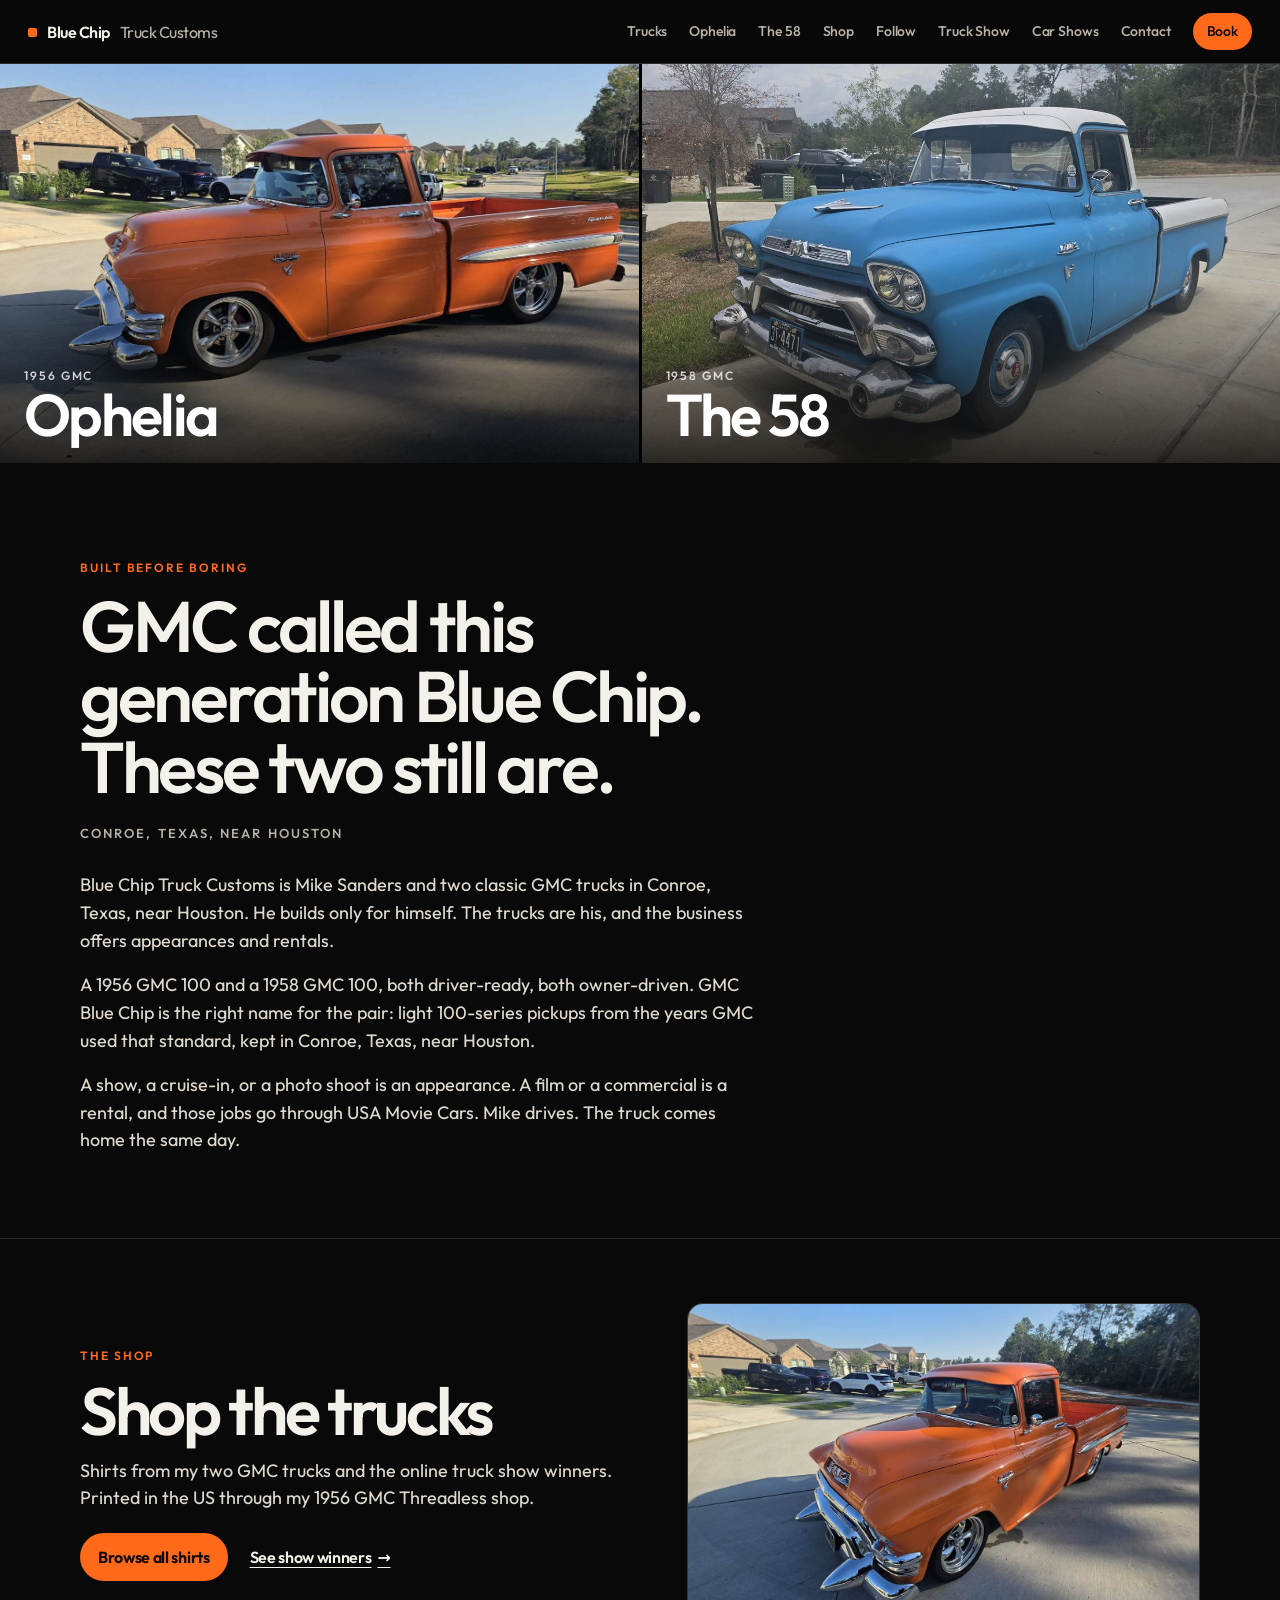
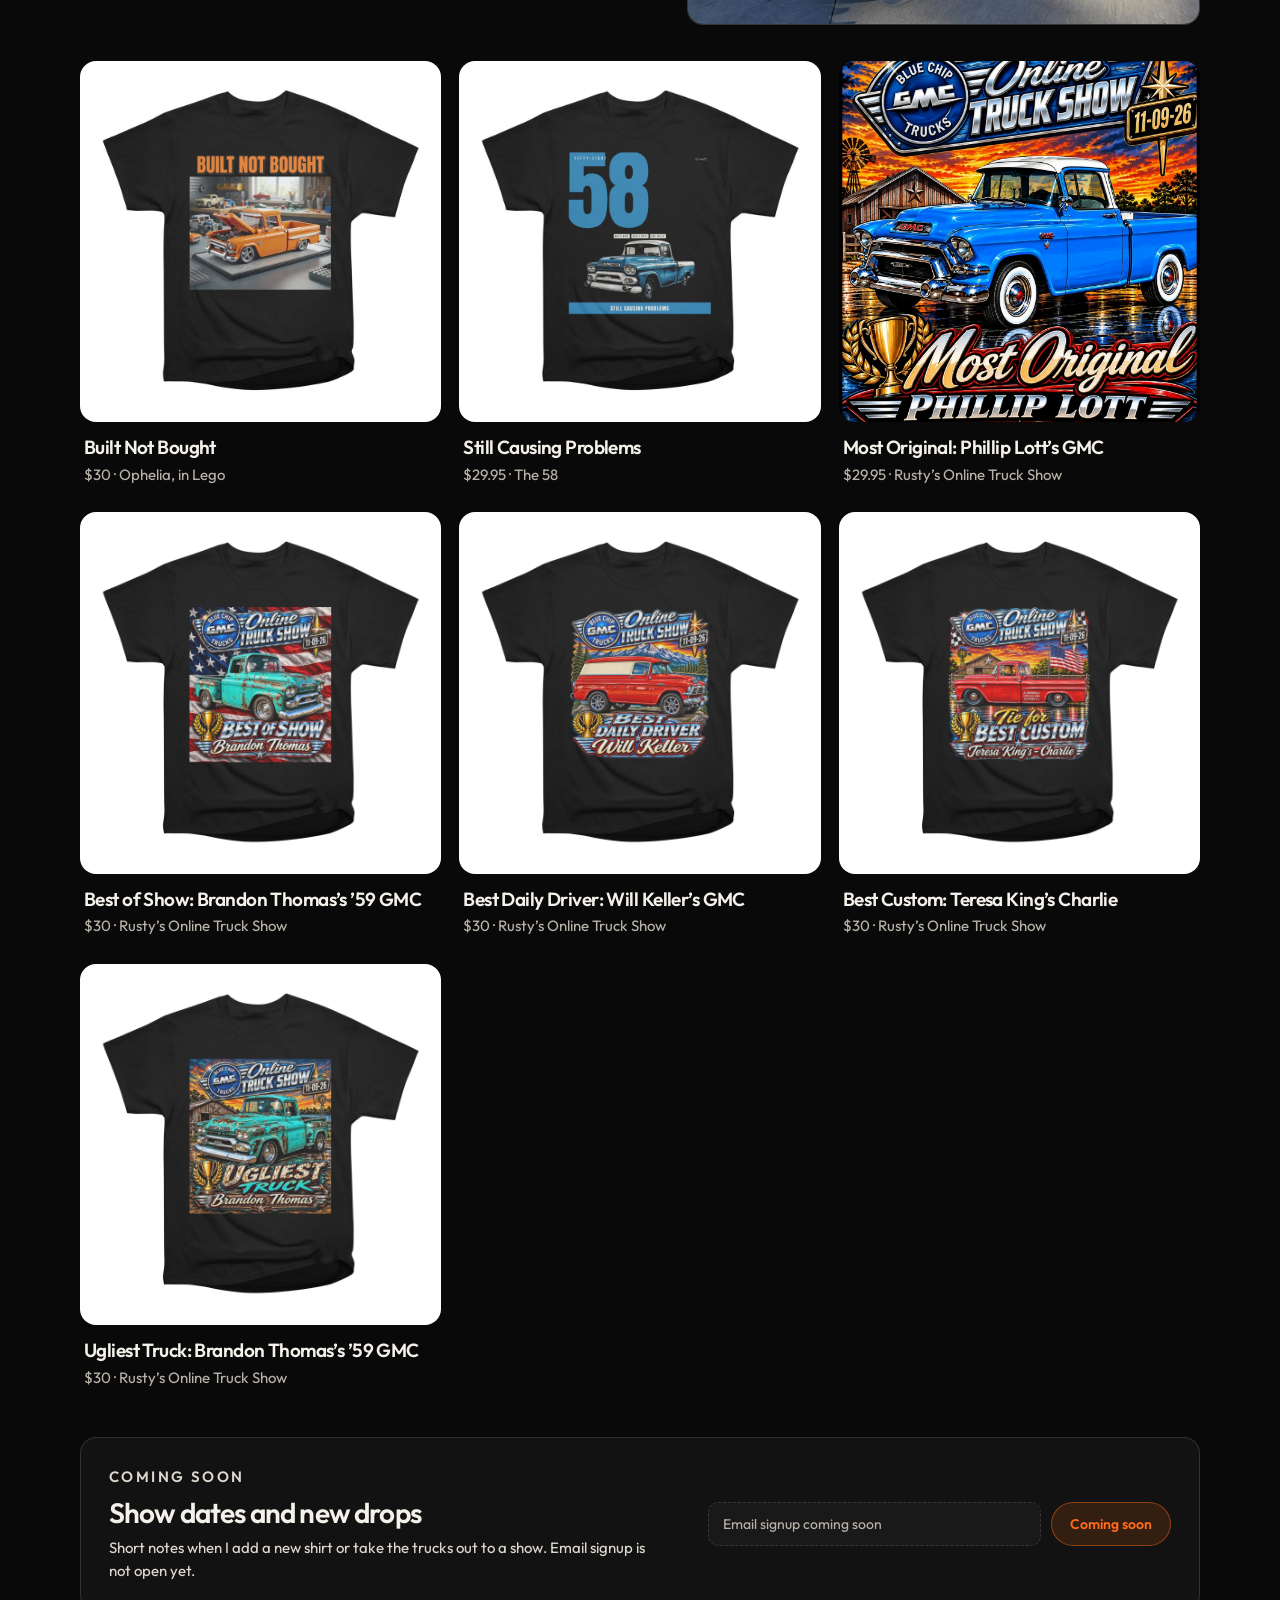
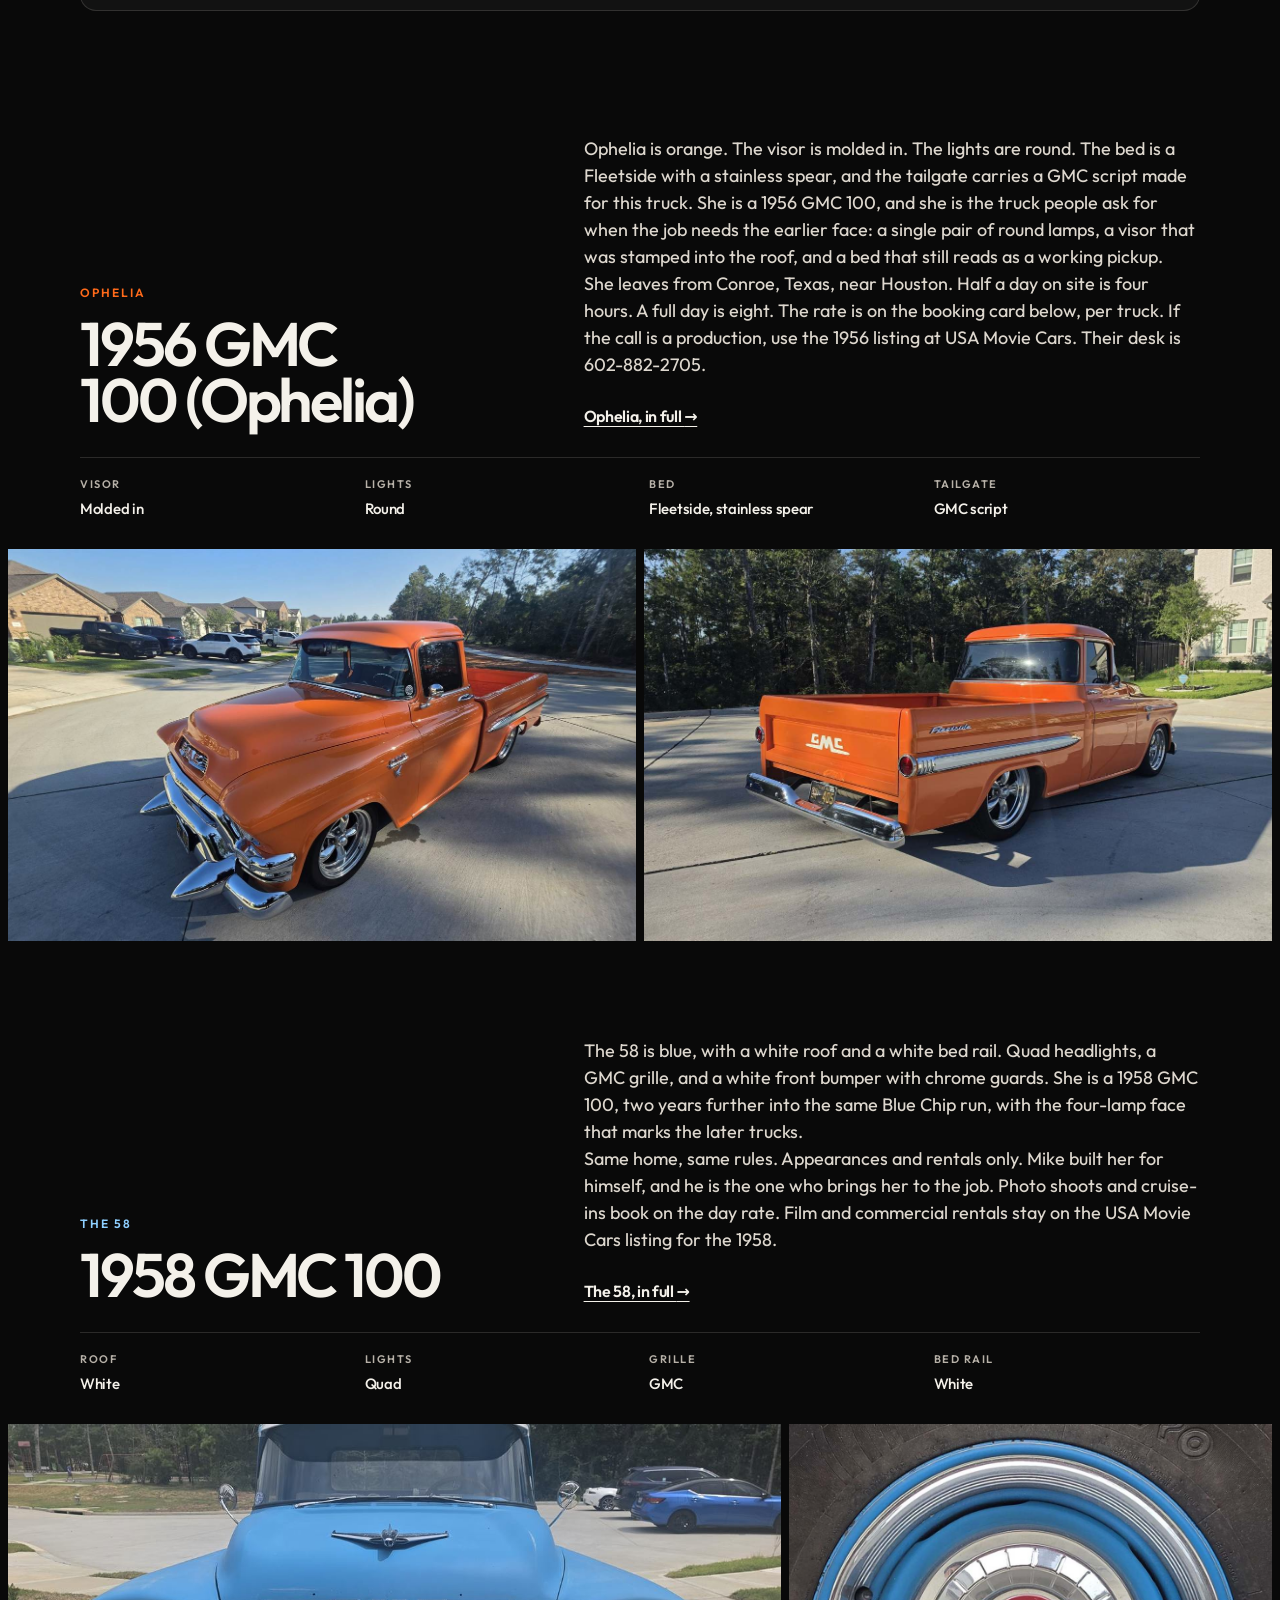
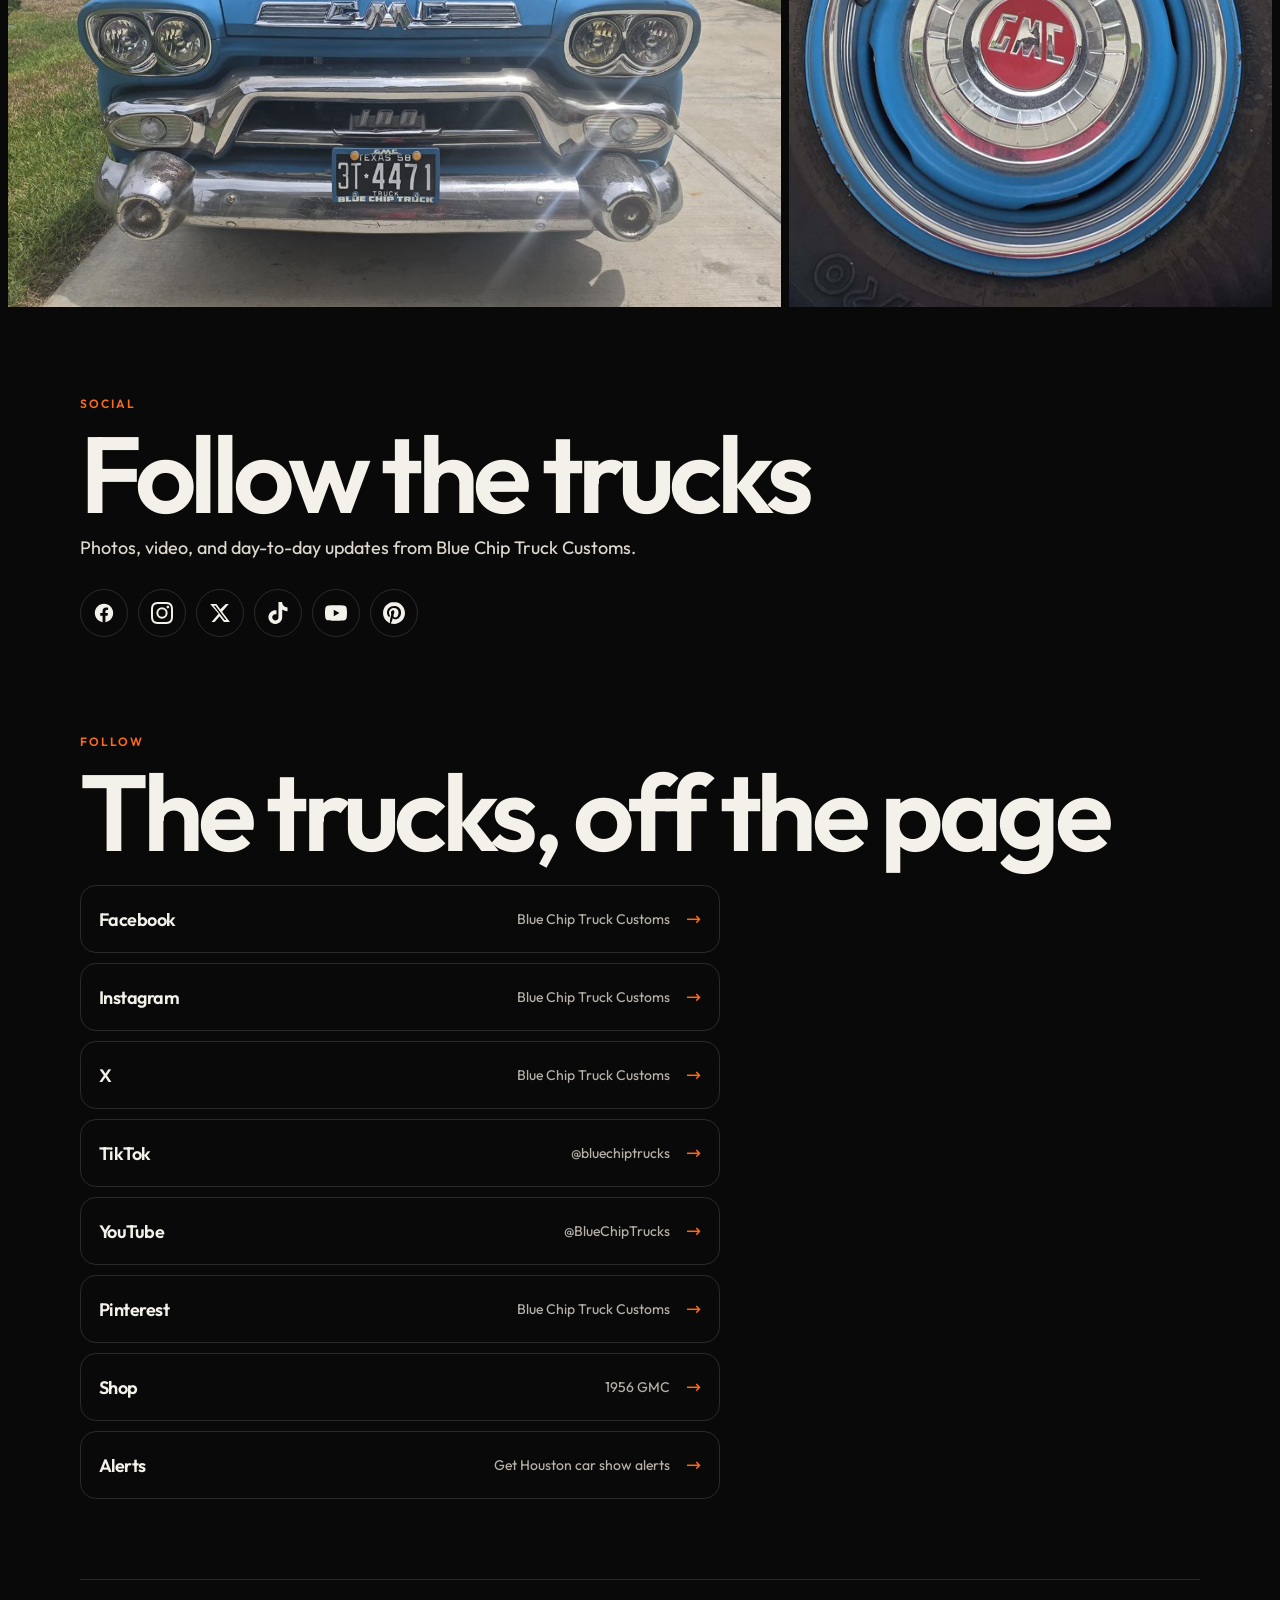
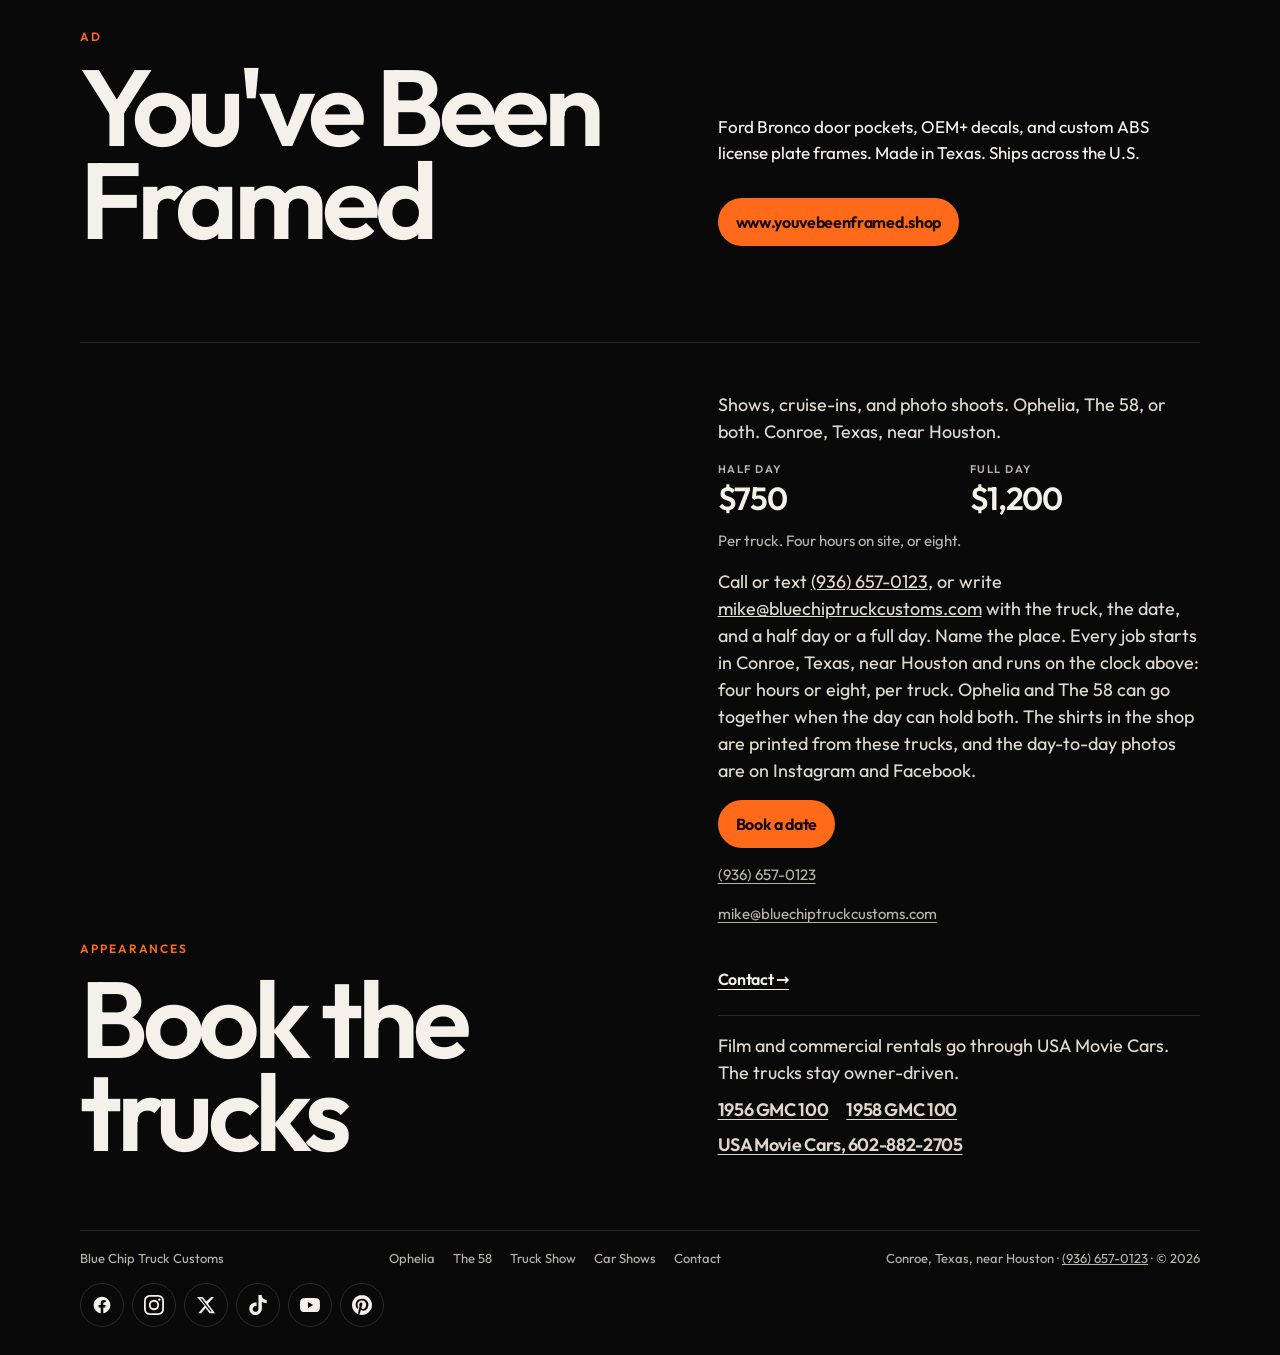
<file: index.html>
<!DOCTYPE html>
<html lang="en">
<head>
<meta charset="utf-8">
<meta name="p:domain_verify" content="3052f63e32c762cf059518044ac28460">
<meta name="viewport" content="width=device-width, initial-scale=1">
<title>Blue Chip Truck Customs | Classic 1956 and 1958 GMC Trucks | Conroe, Texas</title>
<meta name="description" content="Blue Chip Truck Customs books appearances and rentals of classic 1956 and 1958 GMC trucks in Conroe, Texas, near Houston. Owner-driven for shows and photos.">
<link rel="canonical" href="https://bluechiptruckcustoms.com/">
<meta name="theme-color" content="#090909">
<meta property="og:title" content="Blue Chip Truck Customs | Classic 1956 and 1958 GMC Trucks | Conroe, Texas">
<meta property="og:description" content="Blue Chip Truck Customs books appearances and rentals of classic 1956 and 1958 GMC trucks in Conroe, Texas, near Houston. Owner-driven for shows and photos.">
<meta property="og:type" content="website">
<meta property="og:url" content="https://bluechiptruckcustoms.com/">
<meta property="og:image" content="https://bluechiptruckcustoms.com/images/ophelia-side.jpg">
<meta name="twitter:card" content="summary_large_image">
<link rel="icon" href="favicon.svg" type="image/svg+xml">
<link rel="preload" href="fonts/Outfit-Variable.woff2" as="font" type="font/woff2" crossorigin>
<link rel="stylesheet" href="styles.css">
<link rel="stylesheet" href="social.css">
<link rel="stylesheet" href="shop.css">

<script type="application/ld+json">
{
  "@context": "https://schema.org",
  "@type": "LocalBusiness",
  "name": "Blue Chip Truck Customs",
  "url": "https://bluechiptruckcustoms.com/",
  "email": "mike@bluechiptruckcustoms.com",
  "telephone": "+1-936-657-0123",
  "sameAs": [
    "https://www.facebook.com/BlueChipTruckCo",
    "https://www.instagram.com/bluechiptruckco",
    "https://x.com/BlueChipTruckCo",
    "https://www.tiktok.com/@bluechiptrucks",
    "https://www.youtube.com/@BlueChipTrucks",
    "https://www.pinterest.com/bluechiptruckcustoms/"
  ],
  "image": "https://bluechiptruckcustoms.com/images/ophelia-side.jpg",
  "description": "Blue Chip Truck Customs books appearances and rentals of classic 1956 and 1958 GMC trucks in Conroe, Texas, near Houston. Owner-driven for shows and photos.",
  "areaServed": [
    { "@type": "City", "name": "Conroe" },
    { "@type": "City", "name": "Houston" }
  ]
}
</script>
<script>
!function(e){if(!window.pintrk){window.pintrk=function(){window.pintrk.queue.push(Array.prototype.slice.call(arguments))};var n=window.pintrk;n.queue=[],n.version="3.0";var t=document.createElement("script");t.async=!0,t.src=e;var r=document.getElementsByTagName("script")[0];r.parentNode.insertBefore(t,r)}}("https://s.pinimg.com/ct/core.js");
pintrk('load','2614106299351');
pintrk('page');
</script>
<noscript><img height="1" width="1" style="display:none;" alt="" src="https://ct.pinterest.com/v3/?event=init&tid=2614106299351&noscript=1"></noscript>
</head>
<body>
<a class="skip" href="#trucks">Skip to the trucks</a>
<header class="site-header">
  <h1 class="mark">
    <a href="#top">
      <span class="chip" aria-hidden="true"></span>
      Blue Chip
      <span class="mark-rest">Truck Customs</span>
    </a>
  </h1>
  <nav class="nav" aria-label="Primary">
    <a href="#trucks">Trucks</a>
    <a href="/ophelia/">Ophelia</a>
    <a href="/58/">The 58</a>
    <a href="#shop">Shop</a>
    <a href="#follow">Follow</a>
    <a href="/gmc-truck-show/">Truck Show</a>
    <a href="/shows/">Car Shows</a>
    <a href="/contact/">Contact</a>
    <a class="nav-book" href="#book">Book</a>
  </nav>
</header>

<main id="top">
  <section class="hero" aria-label="The two trucks">
    <a class="panel" href="/ophelia/">
      <img src="images/ophelia-side.jpg" width="1584" height="891" alt="Orange 1956 GMC pickup Ophelia, front three-quarter, parked on a driveway" fetchpriority="high">
      <span class="panel-shade" aria-hidden="true"></span>
      <span class="panel-label">
        <span class="panel-year">1956 GMC</span>
        <span class="panel-name">Ophelia</span>
      </span>
    </a>
    <a class="panel" href="/58/">
      <img class="slate" src="images/slate-front.jpg" width="1364" height="768" alt="Blue 1958 GMC pickup The 58, white roof, front three-quarter" fetchpriority="high">
      <span class="panel-shade" aria-hidden="true"></span>
      <span class="panel-label">
        <span class="panel-year">1958 GMC</span>
        <span class="panel-name">The 58</span>
      </span>
    </a>
  </section>

  <section class="story">
    <div class="wrap">
      <p class="eyebrow">Built before boring</p>
      <p class="display">GMC called this generation Blue Chip. These two still are.</p>
      <p class="where">Conroe, Texas, near Houston</p>
      <div class="prose">
        <p>Blue Chip Truck Customs is Mike Sanders and two classic GMC trucks in Conroe, Texas, near Houston. He builds only for himself. The trucks are his, and the business offers appearances and rentals.</p>
        <p>A 1956 GMC 100 and a 1958 GMC 100, both driver-ready, both owner-driven. GMC Blue Chip is the right name for the pair: light 100-series pickups from the years GMC used that standard, kept in Conroe, Texas, near Houston.</p>
        <p>A show, a cruise-in, or a photo shoot is an appearance. A film or a commercial is a rental, and those jobs go through USA Movie Cars. Mike drives. The truck comes home the same day.</p>
      </div>
    </div>
  </section>

  <section class="shop" id="shop">
    <div class="wrap">
      <div class="shop-head">
        <div class="shop-head-copy">
          <p class="eyebrow">The shop</p>
          <h2>Shop the trucks</h2>
          <p class="lead">Shirts from my two GMC trucks and the online truck show winners. Printed in the US through my 1956 GMC Threadless shop.</p>
          <div class="shop-actions">
            <a class="btn" href="https://1956gmc.threadless.com/?ref=site" target="_blank" rel="noopener">Browse all shirts<span class="sr"> Opens in a new tab.</span></a>
            <a class="text-link" href="/gmc-truck-show/">See show winners <span aria-hidden="true">&rarr;</span></a>
          </div>
        </div>
        <figure class="shop-head-media">
          <img src="images/ophelia-front.jpg" width="1440" height="811" alt="Orange 1956 GMC pickup Ophelia, front three-quarter angle on a sunny driveway" loading="lazy">
        </figure>
      </div>
      <div class="cards shop-cards">
        <a class="card" href="https://1956gmc.threadless.com/designs/built-not-bought-lego?ref=site" target="_blank" rel="noopener">
          <span class="card-media">
            <img src="images/gear-built.jpg" width="900" height="900" alt="Black t-shirt reading Built Not Bought, with an orange Lego-style 1956 GMC" loading="lazy">
          </span>
          <span class="card-copy">
            <strong>Built Not Bought</strong>
            <span>$30 &middot; Ophelia, in Lego</span>
          </span>
          <span class="sr">Opens in a new tab.</span>
        </a>
        <a class="card" href="https://1956gmc.threadless.com/designs/fifty-eight-still-causing-problems?ref=site" target="_blank" rel="noopener">
          <span class="card-media">
            <img src="images/gear-fifty.jpg" width="900" height="900" alt="Black t-shirt with a giant 58, the blue 1958 GMC, and the line Still Causing Problems" loading="lazy">
          </span>
          <span class="card-copy">
            <strong>Still Causing Problems</strong>
            <span>$29.95 &middot; The 58</span>
          </span>
          <span class="sr">Opens in a new tab.</span>
        </a>
        <a class="card" href="https://1956gmc.threadless.com/designs/rustys-car-show-most-original-phillip-lotts-gmc?ref=site" target="_blank" rel="noopener">
          <span class="card-media">
            <img src="gmc-truck-show/images/phillip-lott-most-original-design-v2.webp" width="1200" height="1350" alt="Most Original shirt art for Phillip Lott: two-tone blue-and-white GMC pickup, Blue Chip GMC Trucks Online Truck Show branding" loading="lazy">
          </span>
          <span class="card-copy">
            <strong>Most Original: Phillip Lott&rsquo;s GMC</strong>
            <span>$29.95 &middot; Rusty&rsquo;s Online Truck Show</span>
          </span>
          <span class="sr">Opens in a new tab.</span>
        </a>
        <a class="card" href="https://1956gmc.threadless.com/designs/rustys-online-truck-show-best-of-show-brandon-thomass-59-gmc?ref=site" target="_blank" rel="noopener">
          <span class="card-media">
            <img src="images/shop/best-of-show-brandon-thomas-59-gmc.webp" width="1600" height="1600" alt="Black t-shirt with Brandon Thomas's turquoise patina 1959 GMC and Best of Show Blue Chip GMC Trucks Online Truck Show artwork" loading="lazy">
          </span>
          <span class="card-copy">
            <strong>Best of Show: Brandon Thomas&rsquo;s &rsquo;59 GMC</strong>
            <span>$30 &middot; Rusty&rsquo;s Online Truck Show</span>
          </span>
          <span class="sr">Opens in a new tab.</span>
        </a>
        <a class="card" href="https://1956gmc.threadless.com/designs/rustys-online-truck-show-best-daily-driver-will-kellers-gmc?ref=site" target="_blank" rel="noopener">
          <span class="card-media">
            <img src="images/shop/best-daily-driver-will-keller-gmc.webp" width="1600" height="1600" alt="Black t-shirt with Will Keller's red and cream 1957 GMC panel truck and Best Daily Driver Online Truck Show artwork" loading="lazy">
          </span>
          <span class="card-copy">
            <strong>Best Daily Driver: Will Keller&rsquo;s GMC</strong>
            <span>$30 &middot; Rusty&rsquo;s Online Truck Show</span>
          </span>
          <span class="sr">Opens in a new tab.</span>
        </a>
        <a class="card" href="https://1956gmc.threadless.com/designs/rustys-online-truck-show-tie-for-best-custom-teresa-kings-charlie?ref=site" target="_blank" rel="noopener">
          <span class="card-media">
            <img src="images/shop/best-custom-teresa-king-charlie.webp" width="1600" height="1600" alt="Black t-shirt with Teresa King's red 1958 GMC pickup Charlie and Best Custom Online Truck Show artwork" loading="lazy">
          </span>
          <span class="card-copy">
            <strong>Best Custom: Teresa King&rsquo;s Charlie</strong>
            <span>$30 &middot; Rusty&rsquo;s Online Truck Show</span>
          </span>
          <span class="sr">Opens in a new tab.</span>
        </a>
        <a class="card" href="https://1956gmc.threadless.com/designs/rustys-online-truck-show-ugliest-truck-brandon-thomass-59-gmc?ref=site" target="_blank" rel="noopener">
          <span class="card-media">
            <img src="images/shop/ugliest-truck-brandon-thomas-59-gmc.webp" width="1600" height="1600" alt="Black t-shirt with Brandon Thomas's weathered turquoise 1959 GMC and Ugliest Truck Online Truck Show artwork" loading="lazy">
          </span>
          <span class="card-copy">
            <strong>Ugliest Truck: Brandon Thomas&rsquo;s &rsquo;59 GMC</strong>
            <span>$30 &middot; Rusty&rsquo;s Online Truck Show</span>
          </span>
          <span class="sr">Opens in a new tab.</span>
        </a>
      </div>
      <!-- Email signup placeholder: DESIGN ONLY. Pending Mike's approval of the email provider and the CAN-SPAM basics (physical mailing address, unsubscribe, sender ID). Do not add a form action, script, or data collection until approved. -->
      <div class="shop-signup" id="drops" role="region" aria-labelledby="drops-heading">
        <div class="shop-signup-copy">
          <p class="eyebrow">Coming soon</p>
          <h3 id="drops-heading">Show dates and new drops</h3>
          <p>Short notes when I add a new shirt or take the trucks out to a show. Email signup is not open yet.</p>
        </div>
        <div class="shop-signup-preview" aria-hidden="true">
          <span class="shop-signup-field">Email signup coming soon</span>
          <span class="shop-signup-btn">Coming soon</span>
        </div>
      </div>
    </div>
  </section>

  <section id="trucks">
    <article class="chapter" id="ophelia">
      <div class="wrap chapter-head">
        <div>
          <p class="eyebrow accent-orange">Ophelia</p>
          <h2>1956 GMC 100 (Ophelia)</h2>
        </div>
        <div class="copy">
          <p>Ophelia is orange. The visor is molded in. The lights are round. The bed is a Fleetside with a stainless spear, and the tailgate carries a GMC script made for this truck. She is a 1956 GMC 100, and she is the truck people ask for when the job needs the earlier face: a single pair of round lamps, a visor that was stamped into the roof, and a bed that still reads as a working pickup.</p>
          <p>She leaves from Conroe, Texas, near Houston. Half a day on site is four hours. A full day is eight. The rate is on the booking card below, per truck. If the call is a production, use the 1956 listing at USA Movie Cars. Their desk is 602-882-2705.</p>
          <a class="text-link" href="/ophelia/">Ophelia, in full <span aria-hidden="true">&rarr;</span></a>
        </div>
      </div>
      <dl class="facts wrap">
        <div><dt>Visor</dt><dd>Molded in</dd></div>
        <div><dt>Lights</dt><dd>Round</dd></div>
        <div><dt>Bed</dt><dd>Fleetside, stainless spear</dd></div>
        <div><dt>Tailgate</dt><dd>GMC script</dd></div>
      </dl>
      <div class="gallery">
        <img src="images/ophelia-front.jpg" width="1440" height="811" alt="Front of Ophelia, GMC grille, chrome bumper, and bumper guards" loading="lazy">
        <img src="images/ophelia-rear.jpg" width="1440" height="811" alt="Rear of Ophelia, GMC tailgate script and Fleetside spear" loading="lazy">
      </div>
    </article>

    <article class="chapter" id="the-58">
      <div class="wrap chapter-head">
        <div>
          <p class="eyebrow accent-blue">The 58</p>
          <h2>1958 GMC 100</h2>
        </div>
        <div class="copy">
          <p>The 58 is blue, with a white roof and a white bed rail. Quad headlights, a GMC grille, and a white front bumper with chrome guards. She is a 1958 GMC 100, two years further into the same Blue Chip run, with the four-lamp face that marks the later trucks.</p>
          <p>Same home, same rules. Appearances and rentals only. Mike built her for himself, and he is the one who brings her to the job. Photo shoots and cruise-ins book on the day rate. Film and commercial rentals stay on the USA Movie Cars listing for the 1958.</p>
          <a class="text-link" href="/58/">The 58, in full <span aria-hidden="true">&rarr;</span></a>
        </div>
      </div>
      <dl class="facts wrap">
        <div><dt>Roof</dt><dd>White</dd></div>
        <div><dt>Lights</dt><dd>Quad</dd></div>
        <div><dt>Grille</dt><dd>GMC</dd></div>
        <div><dt>Bed rail</dt><dd>White</dd></div>
      </dl>
      <div class="gallery gallery-detail">
        <img src="images/slate-grille.jpg" width="1296" height="729" alt="Front of The 58, quad headlights and GMC grille" loading="lazy">
        <img class="wheel" src="images/slate-wheel.jpg" width="1132" height="1110" alt="Blue and chrome GMC hubcap on The 58" loading="lazy">
      </div>
    </article>
  </section>

  <section class="follow-trucks" id="follow-the-trucks">
    <div class="wrap">
      <p class="eyebrow">Social</p>
      <h2>Follow the trucks</h2>
      <p class="lead">Photos, video, and day-to-day updates from Blue Chip Truck Customs.</p>
      <nav class="social-links social-links--section" aria-label="Blue Chip on social media">
        <a href="https://www.facebook.com/BlueChipTruckCo" target="_blank" rel="noopener" aria-label="Blue Chip on Facebook">
          <svg viewBox="0 0 24 24" aria-hidden="true" focusable="false"><path d="M22 12.07C22 6.5 17.52 2 12 2S2 6.5 2 12.07C2 17.1 5.66 21.24 10.44 22v-7.01H7.9v-2.92h2.54V9.84c0-2.5 1.49-3.89 3.77-3.89 1.09 0 2.24.2 2.24.2v2.46h-1.26c-1.24 0-1.63.77-1.63 1.56v1.88h2.78l-.44 2.92h-2.34V22C18.34 21.24 22 17.1 22 12.07z"/></svg>
        </a>
        <a href="https://www.instagram.com/bluechiptruckco" target="_blank" rel="noopener" aria-label="Blue Chip on Instagram">
          <svg viewBox="0 0 24 24" aria-hidden="true" focusable="false"><path d="M12 2.16c3.2 0 3.58.01 4.85.07 1.17.05 1.8.25 2.23.41.56.22.96.48 1.38.9.42.42.68.82.9 1.38.16.42.36 1.06.41 2.23.06 1.27.07 1.65.07 4.85s-.01 3.58-.07 4.85c-.05 1.17-.25 1.8-.41 2.23-.22.56-.48.96-.9 1.38-.42.42-.82.68-1.38.9-.42.16-1.06.36-2.23.41-1.27.06-1.65.07-4.85.07s-3.58-.01-4.85-.07c-1.17-.05-1.8-.25-2.23-.42-.56-.22-.96-.48-1.38-.9-.42-.42-.68-.82-.9-1.38-.16-.42-.36-1.06-.42-2.23-.05-1.26-.07-1.65-.07-4.85s.02-3.58.07-4.85c.06-1.17.26-1.8.42-2.23.22-.57.48-.96.9-1.38.42-.42.82-.68 1.38-.9.42-.16 1.06-.36 2.23-.42 1.27-.04 1.65-.06 4.85-.06zM12 0C8.74 0 8.33.01 7.05.07 5.78.13 4.9.33 4.14.63c-.79.3-1.46.71-2.13 1.38S.94 3.35.63 4.14C.33 4.9.13 5.77.07 7.05.01 8.33 0 8.74 0 12s.01 3.67.07 4.95c.06 1.27.26 2.14.56 2.91.3.79.71 1.46 1.38 2.13s1.34 1.08 2.13 1.38c.77.3 1.64.5 2.91.56C8.33 23.99 8.74 24 12 24s3.67-.01 4.95-.07c1.27-.06 2.14-.26 2.91-.56.79-.3 1.46-.71 2.13-1.38s1.08-1.34 1.38-2.13c.3-.77.5-1.64.56-2.91.06-1.28.07-1.69.07-4.95s-.01-3.67-.07-4.95c-.06-1.27-.26-2.15-.56-2.91-.3-.79-.71-1.46-1.38-2.13S20.65.94 19.86.63c-.77-.3-1.64-.5-2.91-.56C15.67.01 15.26 0 12 0zm0 5.84A6.16 6.16 0 1 0 18.16 12 6.16 6.16 0 0 0 12 5.84zM12 16a4 4 0 1 1 4-4 4 4 0 0 1-4 4zm6.41-11.85a1.44 1.44 0 1 0 1.44 1.44 1.44 1.44 0 0 0-1.44-1.44z"/></svg>
        </a>
        <a href="https://x.com/BlueChipTruckCo" target="_blank" rel="noopener" aria-label="Blue Chip on X">
          <svg viewBox="0 0 24 24" aria-hidden="true" focusable="false"><path d="M18.24 2.25h3.31l-7.23 8.26 8.51 11.24h-6.6l-4.71-6.23-5.4 6.23H2.74l7.73-8.84L1.25 2.25H8.08l4.25 5.62 5.91-5.62zm-1.16 17.52h1.83L7.08 4.13H5.12z"/></svg>
        </a>
        <a href="https://www.tiktok.com/@bluechiptrucks" target="_blank" rel="noopener" aria-label="Blue Chip on TikTok">
          <svg viewBox="0 0 24 24" aria-hidden="true" focusable="false"><path d="M12.53.02c1.31-.02 2.61-.01 3.91-.02.08 1.53.63 3.09 1.75 4.17 1.12 1.11 2.7 1.62 4.24 1.79v4.03c-1.44-.05-2.89-.35-4.2-.97-.57-.26-1.1-.59-1.62-.93-.01 2.92.01 5.84-.02 8.75-.08 1.4-.54 2.79-1.35 3.94-1.31 1.92-3.58 3.17-5.91 3.21-1.43.08-2.86-.31-4.08-1.03-2.02-1.19-3.44-3.37-3.65-5.71-.02-.5-.03-1-.01-1.49.18-1.9 1.12-3.72 2.58-4.96 1.66-1.44 3.98-2.13 6.15-1.72.02 1.48-.04 2.96-.04 4.44-.99-.32-2.15-.23-3.02.37-.63.41-1.11 1.04-1.36 1.75-.21.51-.15 1.07-.14 1.61.24 1.64 1.82 3.02 3.5 2.87 1.12-.01 2.19-.66 2.77-1.61.19-.33.4-.67.41-1.06.1-1.79.06-3.57.07-5.36.01-4.03-.01-8.05.02-12.07z"/></svg>
        </a>
        <a href="https://www.youtube.com/@BlueChipTrucks" target="_blank" rel="noopener" aria-label="Blue Chip on YouTube">
          <svg viewBox="0 0 24 24" aria-hidden="true" focusable="false"><path d="M23.5 6.19a3.02 3.02 0 0 0-2.12-2.14C19.51 3.55 12 3.55 12 3.55s-7.51 0-9.38.5A3.02 3.02 0 0 0 .5 6.19C0 8.07 0 12 0 12s0 3.93.5 5.81a3.02 3.02 0 0 0 2.12 2.14c1.87.5 9.38.5 9.38.5s7.51 0 9.38-.5a3.02 3.02 0 0 0 2.12-2.14C24 15.93 24 12 24 12s0-3.93-.5-5.81zM9.55 15.57V8.43L15.82 12l-6.27 3.57z"/></svg>
        </a>
        <a href="https://www.pinterest.com/bluechiptruckcustoms/" target="_blank" rel="noopener" aria-label="Blue Chip on Pinterest">
          <svg viewBox="0 0 24 24" aria-hidden="true" focusable="false"><path d="M12.02 0C5.4 0 .03 5.37.03 11.99c0 5.08 3.16 9.42 7.62 11.16-.11-.95-.2-2.4.04-3.44.22-.94 1.41-5.96 1.41-5.96s-.36-.72-.36-1.78c0-1.66.97-2.91 2.17-2.91 1.02 0 1.52.77 1.52 1.69 0 1.03-.65 2.57-.99 4-.29 1.19.6 2.16 1.77 2.16 2.13 0 3.77-2.24 3.77-5.49 0-2.86-2.06-4.87-5.01-4.87-3.41 0-5.41 2.56-5.41 5.2 0 1.03.39 2.14.89 2.74.1.12.11.22.08.34-.09.38-.29 1.2-.33 1.36-.05.23-.17.27-.4.17-1.5-.69-2.43-2.88-2.43-4.65 0-3.78 2.75-7.25 7.92-7.25 4.16 0 7.39 2.97 7.39 6.92 0 4.14-2.61 7.46-6.23 7.46-1.21 0-2.35-.63-2.76-1.38l-.75 2.85c-.27 1.05-1 2.35-1.5 3.15 1.12.34 2.31.53 3.55.53 6.61 0 11.99-5.37 11.99-11.99C23.97 5.39 18.59.03 11.99.03L12.02 0z"/></svg>
        </a>
      </nav>
    </div>
  </section>

  <section class="follow" id="follow">
    <div class="wrap">
      <p class="eyebrow">Follow</p>
      <h2>The trucks, off the page</h2>
      <div class="link-stack">
        <a class="link-row" href="https://www.facebook.com/BlueChipTruckCo" target="_blank" rel="noopener">
          <span class="link-name">Facebook</span>
          <span class="link-meta">Blue Chip Truck Customs</span>
          <span class="link-go" aria-hidden="true">&rarr;</span>
          <span class="sr">Opens in a new tab.</span>
        </a>
        <a class="link-row" href="https://www.instagram.com/bluechiptruckco" target="_blank" rel="noopener">
          <span class="link-name">Instagram</span>
          <span class="link-meta">Blue Chip Truck Customs</span>
          <span class="link-go" aria-hidden="true">&rarr;</span>
          <span class="sr">Opens in a new tab.</span>
        </a>
        <a class="link-row" href="https://x.com/BlueChipTruckCo" target="_blank" rel="noopener">
          <span class="link-name">X</span>
          <span class="link-meta">Blue Chip Truck Customs</span>
          <span class="link-go" aria-hidden="true">&rarr;</span>
          <span class="sr">Opens in a new tab.</span>
        </a>
        <a class="link-row" href="https://www.tiktok.com/@bluechiptrucks" target="_blank" rel="noopener">
          <span class="link-name">TikTok</span>
          <span class="link-meta">@bluechiptrucks</span>
          <span class="link-go" aria-hidden="true">&rarr;</span>
          <span class="sr">Opens in a new tab.</span>
        </a>
        <a class="link-row" href="https://www.youtube.com/@BlueChipTrucks" target="_blank" rel="noopener">
          <span class="link-name">YouTube</span>
          <span class="link-meta">@BlueChipTrucks</span>
          <span class="link-go" aria-hidden="true">&rarr;</span>
          <span class="sr">Opens in a new tab.</span>
        </a>
        <a class="link-row" href="https://www.pinterest.com/bluechiptruckcustoms/" target="_blank" rel="noopener">
          <span class="link-name">Pinterest</span>
          <span class="link-meta">Blue Chip Truck Customs</span>
          <span class="link-go" aria-hidden="true">&rarr;</span>
          <span class="sr">Opens in a new tab.</span>
        </a>
        <a class="link-row" href="https://1956gmc.threadless.com/" target="_blank" rel="noopener">
          <span class="link-name">Shop</span>
          <span class="link-meta">1956 GMC</span>
          <span class="link-go" aria-hidden="true">&rarr;</span>
          <span class="sr">Opens in a new tab.</span>
        </a>
        <a class="link-row" href="/alerts/">
          <span class="link-name">Alerts</span>
          <span class="link-meta">Get Houston car show alerts</span>
          <span class="link-go" aria-hidden="true">&rarr;</span>
        </a>
      </div>
    </div>
  </section>

  <section class="spot" id="framed">
    <div class="wrap spot-grid">
      <div>
        <p class="eyebrow">Ad</p>
        <h2>You've Been Framed</h2>
      </div>
      <div class="spot-copy">
        <p>Ford Bronco door pockets, OEM+ decals, and custom ABS license plate frames. Made in Texas. Ships across the U.S.</p>
        <a class="btn" href="https://www.youvebeenframed.shop/" target="_blank" rel="sponsored noopener">www.youvebeenframed.shop<span class="sr"> Opens in a new tab.</span></a>
      </div>
    </div>
  </section>

  <section class="book" id="book">
    <div class="wrap book-grid">
      <div>
        <p class="eyebrow accent-orange">Appearances</p>
        <h2>Book the trucks</h2>
      </div>
      <div class="book-copy">
        <p>Shows, cruise-ins, and photo shoots. Ophelia, The 58, or both. Conroe, Texas, near Houston.</p>
        <dl class="rates">
          <div><dt>Half day</dt><dd>$750</dd></div>
          <div><dt>Full day</dt><dd>$1,200</dd></div>
        </dl>
        <p class="rate-note">Per truck. Four hours on site, or eight.</p>
        <p>Call or text <a href="tel:+19366570123">(936) 657-0123</a>, or write <a href="mailto:mike@bluechiptruckcustoms.com?subject=Book%20Ophelia%20or%20The%2058">mike@bluechiptruckcustoms.com</a> with the truck, the date, and a half day or a full day. Name the place. Every job starts in Conroe, Texas, near Houston and runs on the clock above: four hours or eight, per truck. Ophelia and The 58 can go together when the day can hold both. The shirts in the shop are printed from these trucks, and the day-to-day photos are on Instagram and Facebook.</p>
        <a class="btn" href="mailto:mike@bluechiptruckcustoms.com?subject=Book%20Ophelia%20or%20The%2058&amp;body=Truck%3A%0ADate%3A%0AHalf%20day%20(%24750)%20or%20full%20day%20(%241%2C200)%3A%0AWhere%3A%0A">Book a date<span class="sr"> Opens your email.</span></a>
        <a class="email" href="tel:+19366570123">(936) 657-0123</a>
        <a class="email" href="mailto:mike@bluechiptruckcustoms.com?subject=Book%20Ophelia%20or%20The%2058">mike@bluechiptruckcustoms.com</a>
        <a class="text-link" href="/contact/">Contact <span aria-hidden="true">&rarr;</span></a>
        <div class="film">
          <p>Film and commercial rentals go through USA Movie Cars. The trucks stay owner-driven.</p>
          <p class="film-links">
            <a href="https://usamoviecars.com/picture-vehicles/1956-gmc-100/" target="_blank" rel="noopener">1956 GMC 100<span class="sr"> Opens in a new tab.</span></a>
            <a href="https://usamoviecars.com/picture-vehicles/1958-gmc-100/" target="_blank" rel="noopener">1958 GMC 100<span class="sr"> Opens in a new tab.</span></a>
            <a href="tel:+16028822705">USA Movie Cars, 602-882-2705</a>
          </p>
        </div>
      </div>
    </div>
  </section>
</main>

<footer class="site-footer">
  <div class="wrap footer-row">
    <p>Blue Chip Truck Customs</p>
    <nav class="footer-links" aria-label="Pages">
      <a href="/ophelia/">Ophelia</a>
      <a href="/58/">The 58</a>
      <a href="/gmc-truck-show/">Truck Show</a>
      <a href="/shows/">Car Shows</a>
      <a href="/contact/">Contact</a>
    </nav>
    <p>Conroe, Texas, near Houston &middot; <a href="tel:+19366570123">(936) 657-0123</a> &middot; &copy; 2026</p>
  </div>
  <div class="wrap footer-social">
    <nav class="social-links" aria-label="Blue Chip on social media">
      <a href="https://www.facebook.com/BlueChipTruckCo" target="_blank" rel="noopener" aria-label="Blue Chip on Facebook">
        <svg viewBox="0 0 24 24" aria-hidden="true" focusable="false"><path d="M22 12.07C22 6.5 17.52 2 12 2S2 6.5 2 12.07C2 17.1 5.66 21.24 10.44 22v-7.01H7.9v-2.92h2.54V9.84c0-2.5 1.49-3.89 3.77-3.89 1.09 0 2.24.2 2.24.2v2.46h-1.26c-1.24 0-1.63.77-1.63 1.56v1.88h2.78l-.44 2.92h-2.34V22C18.34 21.24 22 17.1 22 12.07z"/></svg>
      </a>
      <a href="https://www.instagram.com/bluechiptruckco" target="_blank" rel="noopener" aria-label="Blue Chip on Instagram">
        <svg viewBox="0 0 24 24" aria-hidden="true" focusable="false"><path d="M12 2.16c3.2 0 3.58.01 4.85.07 1.17.05 1.8.25 2.23.41.56.22.96.48 1.38.9.42.42.68.82.9 1.38.16.42.36 1.06.41 2.23.06 1.27.07 1.65.07 4.85s-.01 3.58-.07 4.85c-.05 1.17-.25 1.8-.41 2.23-.22.56-.48.96-.9 1.38-.42.42-.82.68-1.38.9-.42.16-1.06.36-2.23.41-1.27.06-1.65.07-4.85.07s-3.58-.01-4.85-.07c-1.17-.05-1.8-.25-2.23-.42-.56-.22-.96-.48-1.38-.9-.42-.42-.68-.82-.9-1.38-.16-.42-.36-1.06-.42-2.23-.05-1.26-.07-1.65-.07-4.85s.02-3.58.07-4.85c.06-1.17.26-1.8.42-2.23.22-.57.48-.96.9-1.38.42-.42.82-.68 1.38-.9.42-.16 1.06-.36 2.23-.42 1.27-.04 1.65-.06 4.85-.06zM12 0C8.74 0 8.33.01 7.05.07 5.78.13 4.9.33 4.14.63c-.79.3-1.46.71-2.13 1.38S.94 3.35.63 4.14C.33 4.9.13 5.77.07 7.05.01 8.33 0 8.74 0 12s.01 3.67.07 4.95c.06 1.27.26 2.14.56 2.91.3.79.71 1.46 1.38 2.13s1.34 1.08 2.13 1.38c.77.3 1.64.5 2.91.56C8.33 23.99 8.74 24 12 24s3.67-.01 4.95-.07c1.27-.06 2.14-.26 2.91-.56.79-.3 1.46-.71 2.13-1.38s1.08-1.34 1.38-2.13c.3-.77.5-1.64.56-2.91.06-1.28.07-1.69.07-4.95s-.01-3.67-.07-4.95c-.06-1.27-.26-2.15-.56-2.91-.3-.79-.71-1.46-1.38-2.13S20.65.94 19.86.63c-.77-.3-1.64-.5-2.91-.56C15.67.01 15.26 0 12 0zm0 5.84A6.16 6.16 0 1 0 18.16 12 6.16 6.16 0 0 0 12 5.84zM12 16a4 4 0 1 1 4-4 4 4 0 0 1-4 4zm6.41-11.85a1.44 1.44 0 1 0 1.44 1.44 1.44 1.44 0 0 0-1.44-1.44z"/></svg>
      </a>
      <a href="https://x.com/BlueChipTruckCo" target="_blank" rel="noopener" aria-label="Blue Chip on X">
        <svg viewBox="0 0 24 24" aria-hidden="true" focusable="false"><path d="M18.24 2.25h3.31l-7.23 8.26 8.51 11.24h-6.6l-4.71-6.23-5.4 6.23H2.74l7.73-8.84L1.25 2.25H8.08l4.25 5.62 5.91-5.62zm-1.16 17.52h1.83L7.08 4.13H5.12z"/></svg>
      </a>
      <a href="https://www.tiktok.com/@bluechiptrucks" target="_blank" rel="noopener" aria-label="Blue Chip on TikTok">
        <svg viewBox="0 0 24 24" aria-hidden="true" focusable="false"><path d="M12.53.02c1.31-.02 2.61-.01 3.91-.02.08 1.53.63 3.09 1.75 4.17 1.12 1.11 2.7 1.62 4.24 1.79v4.03c-1.44-.05-2.89-.35-4.2-.97-.57-.26-1.1-.59-1.62-.93-.01 2.92.01 5.84-.02 8.75-.08 1.4-.54 2.79-1.35 3.94-1.31 1.92-3.58 3.17-5.91 3.21-1.43.08-2.86-.31-4.08-1.03-2.02-1.19-3.44-3.37-3.65-5.71-.02-.5-.03-1-.01-1.49.18-1.9 1.12-3.72 2.58-4.96 1.66-1.44 3.98-2.13 6.15-1.72.02 1.48-.04 2.96-.04 4.44-.99-.32-2.15-.23-3.02.37-.63.41-1.11 1.04-1.36 1.75-.21.51-.15 1.07-.14 1.61.24 1.64 1.82 3.02 3.5 2.87 1.12-.01 2.19-.66 2.77-1.61.19-.33.4-.67.41-1.06.1-1.79.06-3.57.07-5.36.01-4.03-.01-8.05.02-12.07z"/></svg>
      </a>
      <a href="https://www.youtube.com/@BlueChipTrucks" target="_blank" rel="noopener" aria-label="Blue Chip on YouTube">
        <svg viewBox="0 0 24 24" aria-hidden="true" focusable="false"><path d="M23.5 6.19a3.02 3.02 0 0 0-2.12-2.14C19.51 3.55 12 3.55 12 3.55s-7.51 0-9.38.5A3.02 3.02 0 0 0 .5 6.19C0 8.07 0 12 0 12s0 3.93.5 5.81a3.02 3.02 0 0 0 2.12 2.14c1.87.5 9.38.5 9.38.5s7.51 0 9.38-.5a3.02 3.02 0 0 0 2.12-2.14C24 15.93 24 12 24 12s0-3.93-.5-5.81zM9.55 15.57V8.43L15.82 12l-6.27 3.57z"/></svg>
      </a>
      <a href="https://www.pinterest.com/bluechiptruckcustoms/" target="_blank" rel="noopener" aria-label="Blue Chip on Pinterest">
        <svg viewBox="0 0 24 24" aria-hidden="true" focusable="false"><path d="M12.02 0C5.4 0 .03 5.37.03 11.99c0 5.08 3.16 9.42 7.62 11.16-.11-.95-.2-2.4.04-3.44.22-.94 1.41-5.96 1.41-5.96s-.36-.72-.36-1.78c0-1.66.97-2.91 2.17-2.91 1.02 0 1.52.77 1.52 1.69 0 1.03-.65 2.57-.99 4-.29 1.19.6 2.16 1.77 2.16 2.13 0 3.77-2.24 3.77-5.49 0-2.86-2.06-4.87-5.01-4.87-3.41 0-5.41 2.56-5.41 5.2 0 1.03.39 2.14.89 2.74.1.12.11.22.08.34-.09.38-.29 1.2-.33 1.36-.05.23-.17.27-.4.17-1.5-.69-2.43-2.88-2.43-4.65 0-3.78 2.75-7.25 7.92-7.25 4.16 0 7.39 2.97 7.39 6.92 0 4.14-2.61 7.46-6.23 7.46-1.21 0-2.35-.63-2.76-1.38l-.75 2.85c-.27 1.05-1 2.35-1.5 3.15 1.12.34 2.31.53 3.55.53 6.61 0 11.99-5.37 11.99-11.99C23.97 5.39 18.59.03 11.99.03L12.02 0z"/></svg>
      </a>
    </nav>
  </div>
</footer>
<script defer src="https://static.cloudflareinsights.com/beacon.min.js" data-cf-beacon='{"token": "c46e9bfa7f0347b4b09f15c0c2fdac21"}'></script>
</body>
</html>
</file>
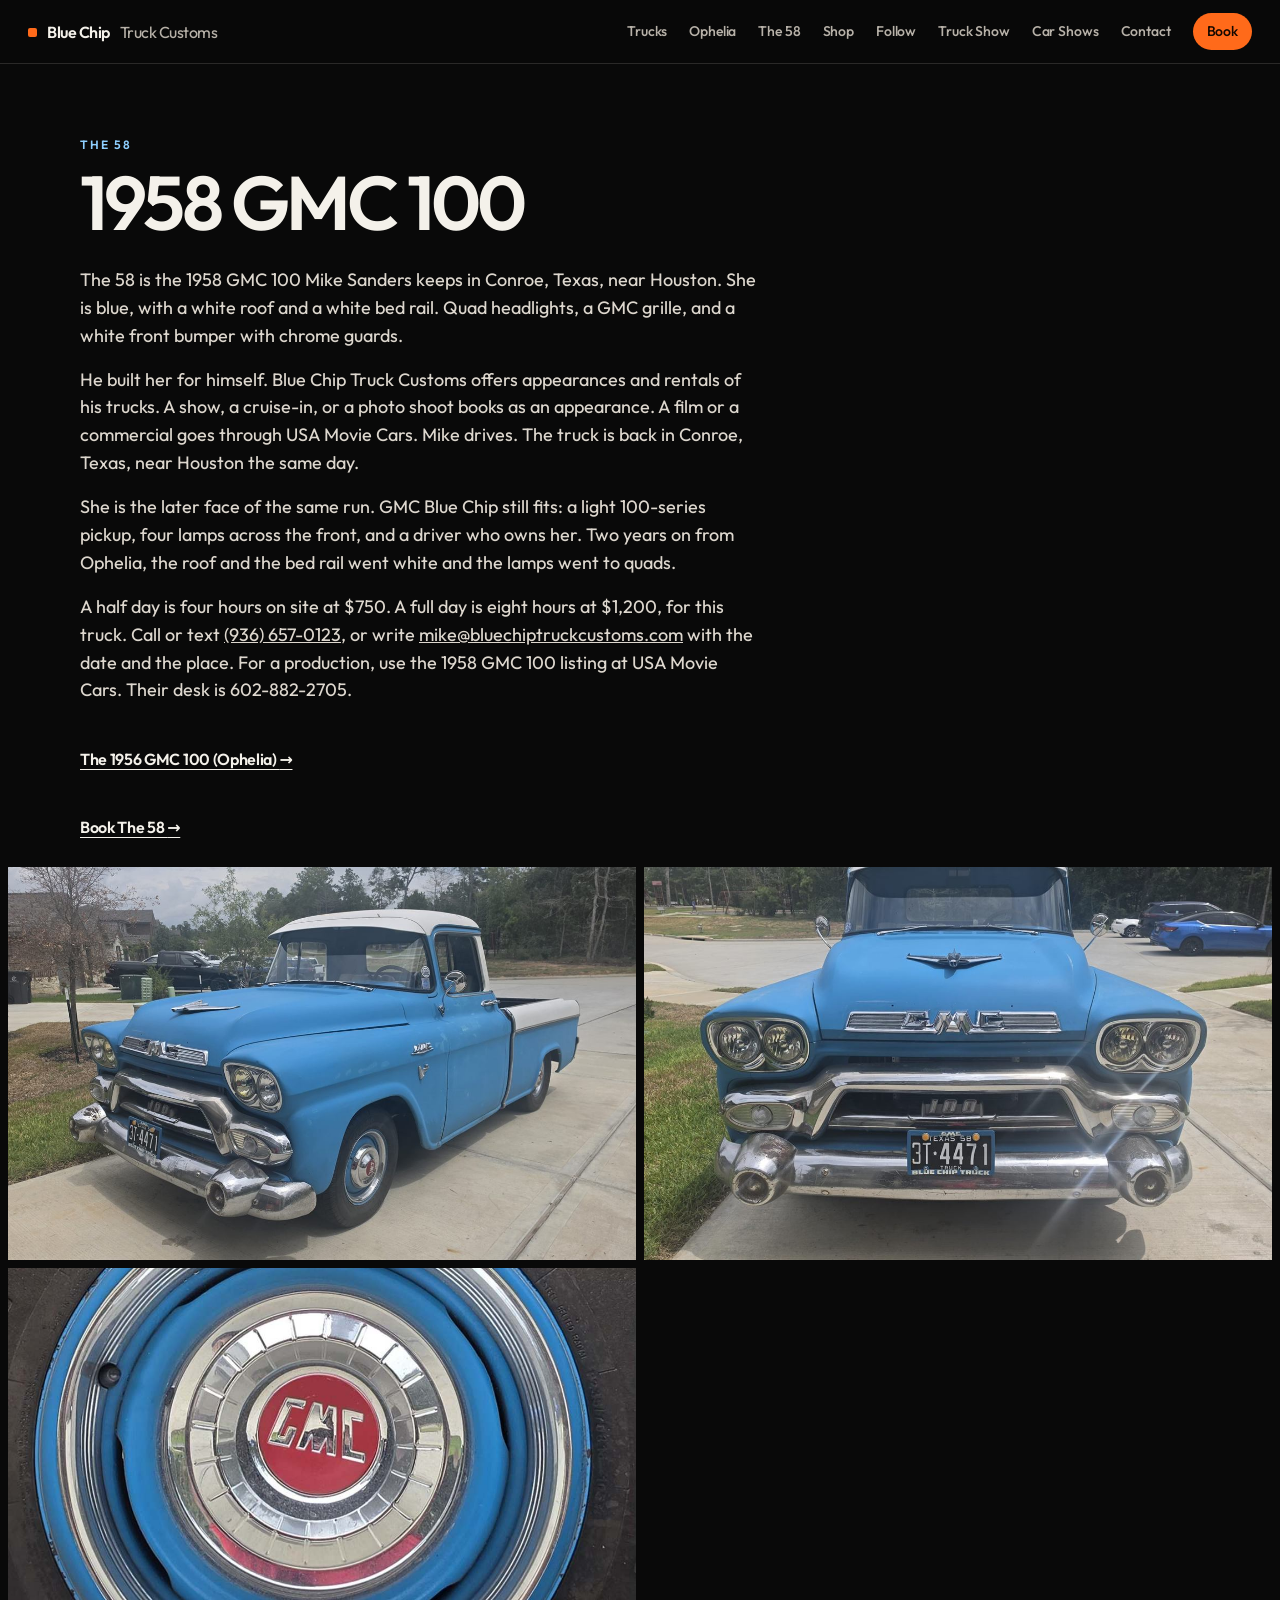
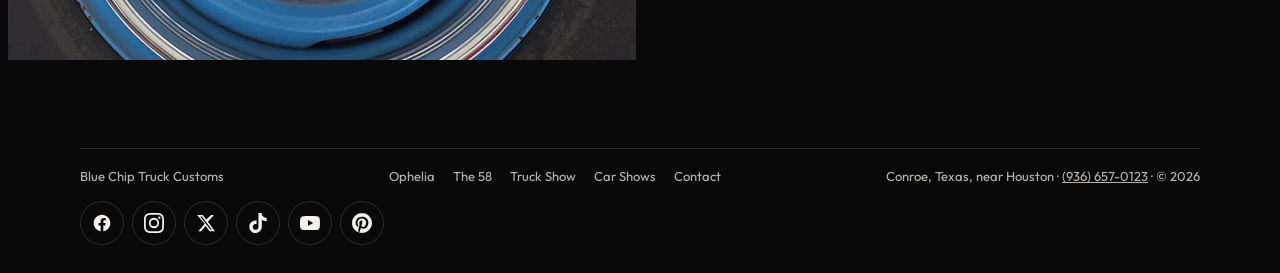
<file: 58/index.html>
<!DOCTYPE html>
<html lang="en">
<head>
<meta charset="utf-8">
<meta name="viewport" content="width=device-width, initial-scale=1">
<title>1958 GMC 100 | Blue Chip Truck Customs</title>
<meta name="description" content="The 58 is the blue 1958 GMC 100 at Blue Chip Truck Customs in Conroe, Texas, near Houston. Appearances and rentals, owner-driven.">
<link rel="canonical" href="https://bluechiptruckcustoms.com/58/">
<meta name="theme-color" content="#090909">
<meta property="og:title" content="1958 GMC 100 | Blue Chip Truck Customs">
<meta property="og:description" content="The 58 is the blue 1958 GMC 100 at Blue Chip Truck Customs in Conroe, Texas, near Houston. Appearances and rentals, owner-driven.">
<meta property="og:type" content="website">
<meta property="og:url" content="https://bluechiptruckcustoms.com/58/">
<meta property="og:image" content="https://bluechiptruckcustoms.com/images/slate-front.jpg">
<meta name="twitter:card" content="summary_large_image">
<link rel="icon" href="../favicon.svg" type="image/svg+xml">
<link rel="preload" href="../fonts/Outfit-Variable.woff2" as="font" type="font/woff2" crossorigin>
<link rel="stylesheet" href="../styles.css">
<link rel="stylesheet" href="../social.css">

<script type="application/ld+json">
{
  "@context": "https://schema.org",
  "@type": "LocalBusiness",
  "name": "Blue Chip Truck Customs",
  "url": "https://bluechiptruckcustoms.com/",
  "email": "mike@bluechiptruckcustoms.com",
  "telephone": "+1-936-657-0123",
  "image": "https://bluechiptruckcustoms.com/images/slate-front.jpg",
  "description": "Blue Chip Truck Customs books appearances and rentals of classic 1956 and 1958 GMC trucks in Conroe, Texas, near Houston. Owner-driven for shows and photos.",
  "areaServed": [
    { "@type": "City", "name": "Conroe" },
    { "@type": "City", "name": "Houston" }
  ]
}
</script>
<script>
!function(e){if(!window.pintrk){window.pintrk=function(){window.pintrk.queue.push(Array.prototype.slice.call(arguments))};var n=window.pintrk;n.queue=[],n.version="3.0";var t=document.createElement("script");t.async=!0,t.src=e;var r=document.getElementsByTagName("script")[0];r.parentNode.insertBefore(t,r)}}("https://s.pinimg.com/ct/core.js");
pintrk('load','2614106299351');
pintrk('page');
</script>
<noscript><img height="1" width="1" style="display:none;" alt="" src="https://ct.pinterest.com/v3/?event=init&tid=2614106299351&noscript=1"></noscript>
</head>
<body>
<a class="skip" href="#content">Skip to The 58</a>
<header class="site-header">
  <p class="mark">
    <a href="/">
      <span class="chip" aria-hidden="true"></span>
      Blue Chip
      <span class="mark-rest">Truck Customs</span>
    </a>
  </p>
  <nav class="nav" aria-label="Primary">
    <a href="/#trucks">Trucks</a>
    <a href="/ophelia/">Ophelia</a>
    <a href="/58/">The 58</a>
    <a href="/#shop">Shop</a>
    <a href="/#follow">Follow</a>
    <a href="/gmc-truck-show/">Truck Show</a>
    <a href="/shows/">Car Shows</a>
    <a href="/contact/">Contact</a>
    <a class="nav-book" href="/contact/">Book</a>
  </nav>
</header>

<main class="page" id="content">
  <div class="wrap">
    <p class="eyebrow accent-blue">The 58</p>
    <h1>1958 GMC 100</h1>
    <div class="page-copy">
      <p>The 58 is the 1958 GMC 100 Mike Sanders keeps in Conroe, Texas, near Houston. She is blue, with a white roof and a white bed rail. Quad headlights, a GMC grille, and a white front bumper with chrome guards.</p>
      <p>He built her for himself. Blue Chip Truck Customs offers appearances and rentals of his trucks. A show, a cruise-in, or a photo shoot books as an appearance. A film or a commercial goes through USA Movie Cars. Mike drives. The truck is back in Conroe, Texas, near Houston the same day.</p>
      <p>She is the later face of the same run. GMC Blue Chip still fits: a light 100-series pickup, four lamps across the front, and a driver who owns her. Two years on from Ophelia, the roof and the bed rail went white and the lamps went to quads.</p>
      <p>A half day is four hours on site at $750. A full day is eight hours at $1,200, for this truck. Call or text <a href="tel:+19366570123">(936) 657-0123</a>, or write <a href="mailto:mike@bluechiptruckcustoms.com?subject=Book%20The%2058">mike@bluechiptruckcustoms.com</a> with the date and the place. For a production, use the 1958 GMC 100 listing at USA Movie Cars. Their desk is 602-882-2705.</p>
    </div>
    <p><a class="text-link" href="/ophelia/">The 1956 GMC 100 (Ophelia) <span aria-hidden="true">&rarr;</span></a></p>
    <p><a class="text-link" href="/contact/">Book The 58 <span aria-hidden="true">&rarr;</span></a></p>
  </div>
  <div class="gallery">
    <img src="../images/slate-front.jpg" width="1364" height="768" alt="Blue 1958 GMC pickup The 58, white roof, front three-quarter">
    <img src="../images/slate-grille.jpg" width="1296" height="729" alt="Front of The 58, quad headlights and GMC grille">
    <img class="wheel" src="../images/slate-wheel.jpg" width="1132" height="1110" alt="Blue and chrome GMC hubcap on The 58">
  </div>
</main>

<footer class="site-footer">
  <div class="wrap footer-row">
    <p>Blue Chip Truck Customs</p>
    <nav class="footer-links" aria-label="Pages">
      <a href="/ophelia/">Ophelia</a>
      <a href="/58/">The 58</a>
      <a href="/gmc-truck-show/">Truck Show</a>
      <a href="/shows/">Car Shows</a>
      <a href="/contact/">Contact</a>
    </nav>
    <p>Conroe, Texas, near Houston &middot; <a href="tel:+19366570123">(936) 657-0123</a> &middot; &copy; 2026</p>
  </div>
  <div class="wrap footer-social">
    <nav class="social-links" aria-label="Blue Chip on social media">
      <a href="https://www.facebook.com/BlueChipTruckCo" target="_blank" rel="noopener" aria-label="Blue Chip on Facebook">
        <svg viewBox="0 0 24 24" aria-hidden="true" focusable="false"><path d="M22 12.07C22 6.5 17.52 2 12 2S2 6.5 2 12.07C2 17.1 5.66 21.24 10.44 22v-7.01H7.9v-2.92h2.54V9.84c0-2.5 1.49-3.89 3.77-3.89 1.09 0 2.24.2 2.24.2v2.46h-1.26c-1.24 0-1.63.77-1.63 1.56v1.88h2.78l-.44 2.92h-2.34V22C18.34 21.24 22 17.1 22 12.07z"/></svg>
      </a>
      <a href="https://www.instagram.com/bluechiptruckco" target="_blank" rel="noopener" aria-label="Blue Chip on Instagram">
        <svg viewBox="0 0 24 24" aria-hidden="true" focusable="false"><path d="M12 2.16c3.2 0 3.58.01 4.85.07 1.17.05 1.8.25 2.23.41.56.22.96.48 1.38.9.42.42.68.82.9 1.38.16.42.36 1.06.41 2.23.06 1.27.07 1.65.07 4.85s-.01 3.58-.07 4.85c-.05 1.17-.25 1.8-.41 2.23-.22.56-.48.96-.9 1.38-.42.42-.82.68-1.38.9-.42.16-1.06.36-2.23.41-1.27.06-1.65.07-4.85.07s-3.58-.01-4.85-.07c-1.17-.05-1.8-.25-2.23-.42-.56-.22-.96-.48-1.38-.9-.42-.42-.68-.82-.9-1.38-.16-.42-.36-1.06-.42-2.23-.05-1.26-.07-1.65-.07-4.85s.02-3.58.07-4.85c.06-1.17.26-1.8.42-2.23.22-.57.48-.96.9-1.38.42-.42.82-.68 1.38-.9.42-.16 1.06-.36 2.23-.42 1.27-.04 1.65-.06 4.85-.06zM12 0C8.74 0 8.33.01 7.05.07 5.78.13 4.9.33 4.14.63c-.79.3-1.46.71-2.13 1.38S.94 3.35.63 4.14C.33 4.9.13 5.77.07 7.05.01 8.33 0 8.74 0 12s.01 3.67.07 4.95c.06 1.27.26 2.14.56 2.91.3.79.71 1.46 1.38 2.13s1.34 1.08 2.13 1.38c.77.3 1.64.5 2.91.56C8.33 23.99 8.74 24 12 24s3.67-.01 4.95-.07c1.27-.06 2.14-.26 2.91-.56.79-.3 1.46-.71 2.13-1.38s1.08-1.34 1.38-2.13c.3-.77.5-1.64.56-2.91.06-1.28.07-1.69.07-4.95s-.01-3.67-.07-4.95c-.06-1.27-.26-2.15-.56-2.91-.3-.79-.71-1.46-1.38-2.13S20.65.94 19.86.63c-.77-.3-1.64-.5-2.91-.56C15.67.01 15.26 0 12 0zm0 5.84A6.16 6.16 0 1 0 18.16 12 6.16 6.16 0 0 0 12 5.84zM12 16a4 4 0 1 1 4-4 4 4 0 0 1-4 4zm6.41-11.85a1.44 1.44 0 1 0 1.44 1.44 1.44 1.44 0 0 0-1.44-1.44z"/></svg>
      </a>
      <a href="https://x.com/BlueChipTruckCo" target="_blank" rel="noopener" aria-label="Blue Chip on X">
        <svg viewBox="0 0 24 24" aria-hidden="true" focusable="false"><path d="M18.24 2.25h3.31l-7.23 8.26 8.51 11.24h-6.6l-4.71-6.23-5.4 6.23H2.74l7.73-8.84L1.25 2.25H8.08l4.25 5.62 5.91-5.62zm-1.16 17.52h1.83L7.08 4.13H5.12z"/></svg>
      </a>
      <a href="https://www.tiktok.com/@bluechiptrucks" target="_blank" rel="noopener" aria-label="Blue Chip on TikTok">
        <svg viewBox="0 0 24 24" aria-hidden="true" focusable="false"><path d="M12.53.02c1.31-.02 2.61-.01 3.91-.02.08 1.53.63 3.09 1.75 4.17 1.12 1.11 2.7 1.62 4.24 1.79v4.03c-1.44-.05-2.89-.35-4.2-.97-.57-.26-1.1-.59-1.62-.93-.01 2.92.01 5.84-.02 8.75-.08 1.4-.54 2.79-1.35 3.94-1.31 1.92-3.58 3.17-5.91 3.21-1.43.08-2.86-.31-4.08-1.03-2.02-1.19-3.44-3.37-3.65-5.71-.02-.5-.03-1-.01-1.49.18-1.9 1.12-3.72 2.58-4.96 1.66-1.44 3.98-2.13 6.15-1.72.02 1.48-.04 2.96-.04 4.44-.99-.32-2.15-.23-3.02.37-.63.41-1.11 1.04-1.36 1.75-.21.51-.15 1.07-.14 1.61.24 1.64 1.82 3.02 3.5 2.87 1.12-.01 2.19-.66 2.77-1.61.19-.33.4-.67.41-1.06.1-1.79.06-3.57.07-5.36.01-4.03-.01-8.05.02-12.07z"/></svg>
      </a>
      <a href="https://www.youtube.com/@BlueChipTrucks" target="_blank" rel="noopener" aria-label="Blue Chip on YouTube">
        <svg viewBox="0 0 24 24" aria-hidden="true" focusable="false"><path d="M23.5 6.19a3.02 3.02 0 0 0-2.12-2.14C19.51 3.55 12 3.55 12 3.55s-7.51 0-9.38.5A3.02 3.02 0 0 0 .5 6.19C0 8.07 0 12 0 12s0 3.93.5 5.81a3.02 3.02 0 0 0 2.12 2.14c1.87.5 9.38.5 9.38.5s7.51 0 9.38-.5a3.02 3.02 0 0 0 2.12-2.14C24 15.93 24 12 24 12s0-3.93-.5-5.81zM9.55 15.57V8.43L15.82 12l-6.27 3.57z"/></svg>
      </a>
      <a href="https://www.pinterest.com/bluechiptruckcustoms/" target="_blank" rel="noopener" aria-label="Blue Chip on Pinterest">
        <svg viewBox="0 0 24 24" aria-hidden="true" focusable="false"><path d="M12.02 0C5.4 0 .03 5.37.03 11.99c0 5.08 3.16 9.42 7.62 11.16-.11-.95-.2-2.4.04-3.44.22-.94 1.41-5.96 1.41-5.96s-.36-.72-.36-1.78c0-1.66.97-2.91 2.17-2.91 1.02 0 1.52.77 1.52 1.69 0 1.03-.65 2.57-.99 4-.29 1.19.6 2.16 1.77 2.16 2.13 0 3.77-2.24 3.77-5.49 0-2.86-2.06-4.87-5.01-4.87-3.41 0-5.41 2.56-5.41 5.2 0 1.03.39 2.14.89 2.74.1.12.11.22.08.34-.09.38-.29 1.2-.33 1.36-.05.23-.17.27-.4.17-1.5-.69-2.43-2.88-2.43-4.65 0-3.78 2.75-7.25 7.92-7.25 4.16 0 7.39 2.97 7.39 6.92 0 4.14-2.61 7.46-6.23 7.46-1.21 0-2.35-.63-2.76-1.38l-.75 2.85c-.27 1.05-1 2.35-1.5 3.15 1.12.34 2.31.53 3.55.53 6.61 0 11.99-5.37 11.99-11.99C23.97 5.39 18.59.03 11.99.03L12.02 0z"/></svg>
      </a>
    </nav>
  </div>
</footer>
<script defer src="https://static.cloudflareinsights.com/beacon.min.js" data-cf-beacon='{"token": "c46e9bfa7f0347b4b09f15c0c2fdac21"}'></script>
</body>
</html>
</file>
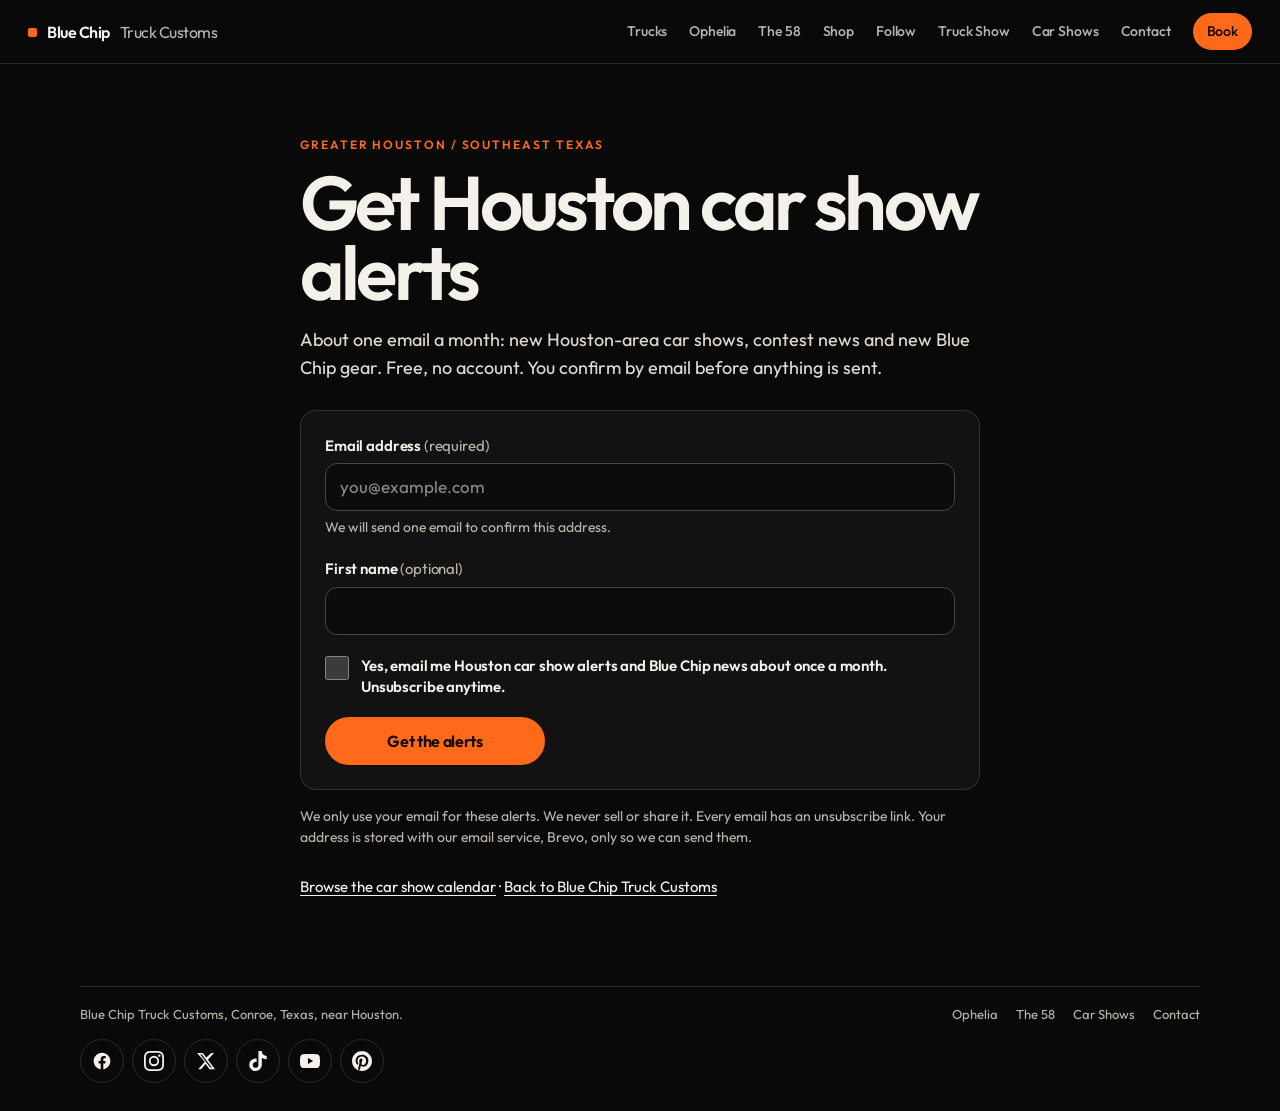
<file: alerts/index.html>
<!DOCTYPE html>
<html lang="en">
<head>
<meta charset="utf-8">
<meta name="viewport" content="width=device-width, initial-scale=1">
<title>Get Houston car show alerts | Blue Chip Truck Customs</title>
<meta name="description" content="Get Houston car show alerts: about one email a month with new Greater Houston and Southeast Texas car shows and Blue Chip news. Confirm by email, unsubscribe anytime.">
<link rel="canonical" href="https://bluechiptruckcustoms.com/alerts/">
<meta name="theme-color" content="#090909">
<link rel="icon" href="/favicon.svg" type="image/svg+xml">
<link rel="preload" href="/fonts/Outfit-Variable.woff2" as="font" type="font/woff2" crossorigin>
<link rel="stylesheet" href="/styles.css">
<link rel="stylesheet" href="/alerts/alerts.css">
<link rel="stylesheet" href="/social.css">

<script defer src="/caney-creek-alerts/config.js"></script>
<script defer src="/alerts/alerts.js"></script>
</head>
<body>
  <a class="skip" href="#main">Skip to the signup form</a>
  <header class="site-header">
    <p class="mark">
      <a href="/">
        <span class="chip" aria-hidden="true"></span>
        Blue Chip
        <span class="mark-rest">Truck Customs</span>
      </a>
    </p>
    <nav class="nav" aria-label="Primary">
      <a href="/#trucks">Trucks</a>
      <a href="/ophelia/">Ophelia</a>
      <a href="/58/">The 58</a>
      <a href="/#shop">Shop</a>
      <a href="/#follow">Follow</a>
      <a href="/gmc-truck-show/">Truck Show</a>
      <a href="/shows/">Car Shows</a>
      <a href="/contact/">Contact</a>
      <a class="nav-book" href="/contact/">Book</a>
    </nav>
  </header>

<main id="main" class="page">
<div class="wrap alerts">

  <p class="eyebrow">Greater Houston / Southeast Texas</p>
  <h1>Get Houston car show alerts</h1>
  <p class="lede">About one email a month: new Houston-area car shows, contest news and new Blue Chip gear. Free, no account. You confirm by email before anything is sent.</p>

  <!-- Status messages. Filled by alerts.js from ?status=check-email | confirmed | error (the redirect pages set in the Brevo form). -->
  <div id="form-status" class="alerts-status" role="status" aria-live="polite" tabindex="-1" hidden></div>

  <!-- Error summary. Filled by alerts.js when a field is wrong. -->
  <div id="form-errors" class="alerts-status alerts-status-err" role="alert" tabindex="-1" hidden></div>

  <!--
    Posts to the Brevo form "Show alerts signup" (list "Houston car show alerts", double opt-in ON).
    No secret keys on this page: the action is Brevo's public form URL.
    Field names match the Brevo hosted form page (read-only GET 2026-11-14): EMAIL, FIRSTNAME,
    email_address_check (Brevo's honeypot), locale. html_type=simple is the marker Brevo's Simple HTML embed adds
    (not shown on the hosted page; see README "Unverified"). The consent checkbox has NO name on purpose:
    the Brevo form has no OPT_IN field, so it is a client-side check only and is never posted.
    Brevo's confirmation redirects: /alerts/?status=check-email and /alerts/?status=confirmed.
  -->
  <form class="alerts-form" id="alerts-form" method="POST" action="https://7080b12e.sibforms.com/serve/[base64]" data-type="subscription" aria-describedby="privacy-line">

    <div class="field">
      <label for="EMAIL">Email address <span class="req" aria-hidden="true">(required)</span></label>
      <input type="email" id="EMAIL" name="EMAIL" autocomplete="email" inputmode="email" required aria-required="true" aria-describedby="email-help" placeholder="you@example.com" maxlength="200">
      <p class="help" id="email-help">We will send one email to confirm this address.</p>
      <p class="field-error" id="EMAIL-error" hidden></p>
    </div>

    <div class="field">
      <label for="FIRSTNAME">First name <span class="req">(optional)</span></label>
      <input type="text" id="FIRSTNAME" name="FIRSTNAME" autocomplete="given-name" maxlength="200">
    </div>

    <div class="field consent">
      <!-- Deliberately NOT pre-checked and NOT named (never posted). Wording must match email/doi-confirmation-copy.txt. -->
      <label class="check">
        <input type="checkbox" id="OPT_IN" value="1" required aria-required="true" aria-describedby="OPT_IN-error">
        <span>Yes, email me Houston car show alerts and Blue Chip news about once a month. Unsubscribe anytime.</span>
      </label>
      <p class="field-error" id="OPT_IN-error" hidden></p>
    </div>

    <!-- Honeypot: people never see or fill this; bots often do. Same name Brevo uses on its own form. -->
    <div class="hp" aria-hidden="true">
      <label for="email_address_check">Leave this field empty</label>
      <input type="text" id="email_address_check" name="email_address_check" value="" tabindex="-1" autocomplete="off">
    </div>
    <input type="hidden" name="locale" value="en">
    <input type="hidden" name="html_type" value="simple">

    <div class="btn-row">
      <button class="btn" type="submit" id="alerts-submit">Get the alerts</button>
    </div>
  </form>

  <p class="privacy" id="privacy-line">We only use your email for these alerts. We never sell or share it. Every email has an unsubscribe link. Your address is stored with our email service, Brevo, only so we can send them.</p>

  <noscript>
    <p class="alerts-status">JavaScript is off, so inline error messages are not available, but the form above still works. If it does not, use Brevo's hosted signup page: <a href="https://7080b12e.sibforms.com/serve/[base64]">Open the signup page</a>.</p>
    <p class="alerts-status">If you came from a Caney Creek show flyer and the booster club's own signup is open, use the <a href="/caney-creek-alerts/">Caney Creek show alerts</a> page.</p>
  </noscript>

  <p class="alerts-links"><a href="/shows/">Browse the car show calendar</a> &middot; <a href="/">Back to Blue Chip Truck Customs</a></p>

</div>
</main>
  <footer class="site-footer">
    <div class="wrap footer-row">
      <p>Blue Chip Truck Customs, Conroe, Texas, near Houston.</p>
      <nav class="footer-links" aria-label="Pages">
        <a href="/ophelia/">Ophelia</a>
        <a href="/58/">The 58</a>
        <a href="/shows/">Car Shows</a>
        <a href="/contact/">Contact</a>
      </nav>
    </div>
    <div class="wrap footer-social">
      <nav class="social-links" aria-label="Blue Chip on social media">
        <a href="https://www.facebook.com/BlueChipTruckCo" target="_blank" rel="noopener" aria-label="Blue Chip on Facebook">
          <svg viewBox="0 0 24 24" aria-hidden="true" focusable="false"><path d="M22 12.07C22 6.5 17.52 2 12 2S2 6.5 2 12.07C2 17.1 5.66 21.24 10.44 22v-7.01H7.9v-2.92h2.54V9.84c0-2.5 1.49-3.89 3.77-3.89 1.09 0 2.24.2 2.24.2v2.46h-1.26c-1.24 0-1.63.77-1.63 1.56v1.88h2.78l-.44 2.92h-2.34V22C18.34 21.24 22 17.1 22 12.07z"/></svg>
        </a>
        <a href="https://www.instagram.com/bluechiptruckco" target="_blank" rel="noopener" aria-label="Blue Chip on Instagram">
          <svg viewBox="0 0 24 24" aria-hidden="true" focusable="false"><path d="M12 2.16c3.2 0 3.58.01 4.85.07 1.17.05 1.8.25 2.23.41.56.22.96.48 1.38.9.42.42.68.82.9 1.38.16.42.36 1.06.41 2.23.06 1.27.07 1.65.07 4.85s-.01 3.58-.07 4.85c-.05 1.17-.25 1.8-.41 2.23-.22.56-.48.96-.9 1.38-.42.42-.82.68-1.38.9-.42.16-1.06.36-2.23.41-1.27.06-1.65.07-4.85.07s-3.58-.01-4.85-.07c-1.17-.05-1.8-.25-2.23-.42-.56-.22-.96-.48-1.38-.9-.42-.42-.68-.82-.9-1.38-.16-.42-.36-1.06-.42-2.23-.05-1.26-.07-1.65-.07-4.85s.02-3.58.07-4.85c.06-1.17.26-1.8.42-2.23.22-.57.48-.96.9-1.38.42-.42.82-.68 1.38-.9.42-.16 1.06-.36 2.23-.42 1.27-.04 1.65-.06 4.85-.06zM12 0C8.74 0 8.33.01 7.05.07 5.78.13 4.9.33 4.14.63c-.79.3-1.46.71-2.13 1.38S.94 3.35.63 4.14C.33 4.9.13 5.77.07 7.05.01 8.33 0 8.74 0 12s.01 3.67.07 4.95c.06 1.27.26 2.14.56 2.91.3.79.71 1.46 1.38 2.13s1.34 1.08 2.13 1.38c.77.3 1.64.5 2.91.56C8.33 23.99 8.74 24 12 24s3.67-.01 4.95-.07c1.27-.06 2.14-.26 2.91-.56.79-.3 1.46-.71 2.13-1.38s1.08-1.34 1.38-2.13c.3-.77.5-1.64.56-2.91.06-1.28.07-1.69.07-4.95s-.01-3.67-.07-4.95c-.06-1.27-.26-2.15-.56-2.91-.3-.79-.71-1.46-1.38-2.13S20.65.94 19.86.63c-.77-.3-1.64-.5-2.91-.56C15.67.01 15.26 0 12 0zm0 5.84A6.16 6.16 0 1 0 18.16 12 6.16 6.16 0 0 0 12 5.84zM12 16a4 4 0 1 1 4-4 4 4 0 0 1-4 4zm6.41-11.85a1.44 1.44 0 1 0 1.44 1.44 1.44 1.44 0 0 0-1.44-1.44z"/></svg>
        </a>
        <a href="https://x.com/BlueChipTruckCo" target="_blank" rel="noopener" aria-label="Blue Chip on X">
          <svg viewBox="0 0 24 24" aria-hidden="true" focusable="false"><path d="M18.24 2.25h3.31l-7.23 8.26 8.51 11.24h-6.6l-4.71-6.23-5.4 6.23H2.74l7.73-8.84L1.25 2.25H8.08l4.25 5.62 5.91-5.62zm-1.16 17.52h1.83L7.08 4.13H5.12z"/></svg>
        </a>
        <a href="https://www.tiktok.com/@bluechiptrucks" target="_blank" rel="noopener" aria-label="Blue Chip on TikTok">
          <svg viewBox="0 0 24 24" aria-hidden="true" focusable="false"><path d="M12.53.02c1.31-.02 2.61-.01 3.91-.02.08 1.53.63 3.09 1.75 4.17 1.12 1.11 2.7 1.62 4.24 1.79v4.03c-1.44-.05-2.89-.35-4.2-.97-.57-.26-1.1-.59-1.62-.93-.01 2.92.01 5.84-.02 8.75-.08 1.4-.54 2.79-1.35 3.94-1.31 1.92-3.58 3.17-5.91 3.21-1.43.08-2.86-.31-4.08-1.03-2.02-1.19-3.44-3.37-3.65-5.71-.02-.5-.03-1-.01-1.49.18-1.9 1.12-3.72 2.58-4.96 1.66-1.44 3.98-2.13 6.15-1.72.02 1.48-.04 2.96-.04 4.44-.99-.32-2.15-.23-3.02.37-.63.41-1.11 1.04-1.36 1.75-.21.51-.15 1.07-.14 1.61.24 1.64 1.82 3.02 3.5 2.87 1.12-.01 2.19-.66 2.77-1.61.19-.33.4-.67.41-1.06.1-1.79.06-3.57.07-5.36.01-4.03-.01-8.05.02-12.07z"/></svg>
        </a>
        <a href="https://www.youtube.com/@BlueChipTrucks" target="_blank" rel="noopener" aria-label="Blue Chip on YouTube">
          <svg viewBox="0 0 24 24" aria-hidden="true" focusable="false"><path d="M23.5 6.19a3.02 3.02 0 0 0-2.12-2.14C19.51 3.55 12 3.55 12 3.55s-7.51 0-9.38.5A3.02 3.02 0 0 0 .5 6.19C0 8.07 0 12 0 12s0 3.93.5 5.81a3.02 3.02 0 0 0 2.12 2.14c1.87.5 9.38.5 9.38.5s7.51 0 9.38-.5a3.02 3.02 0 0 0 2.12-2.14C24 15.93 24 12 24 12s0-3.93-.5-5.81zM9.55 15.57V8.43L15.82 12l-6.27 3.57z"/></svg>
        </a>
        <a href="https://www.pinterest.com/bluechiptruckcustoms/" target="_blank" rel="noopener" aria-label="Blue Chip on Pinterest">
          <svg viewBox="0 0 24 24" aria-hidden="true" focusable="false"><path d="M12.02 0C5.4 0 .03 5.37.03 11.99c0 5.08 3.16 9.42 7.62 11.16-.11-.95-.2-2.4.04-3.44.22-.94 1.41-5.96 1.41-5.96s-.36-.72-.36-1.78c0-1.66.97-2.91 2.17-2.91 1.02 0 1.52.77 1.52 1.69 0 1.03-.65 2.57-.99 4-.29 1.19.6 2.16 1.77 2.16 2.13 0 3.77-2.24 3.77-5.49 0-2.86-2.06-4.87-5.01-4.87-3.41 0-5.41 2.56-5.41 5.2 0 1.03.39 2.14.89 2.74.1.12.11.22.08.34-.09.38-.29 1.2-.33 1.36-.05.23-.17.27-.4.17-1.5-.69-2.43-2.88-2.43-4.65 0-3.78 2.75-7.25 7.92-7.25 4.16 0 7.39 2.97 7.39 6.92 0 4.14-2.61 7.46-6.23 7.46-1.21 0-2.35-.63-2.76-1.38l-.75 2.85c-.27 1.05-1 2.35-1.5 3.15 1.12.34 2.31.53 3.55.53 6.61 0 11.99-5.37 11.99-11.99C23.97 5.39 18.59.03 11.99.03L12.02 0z"/></svg>
        </a>
      </nav>
    </div>
  </footer>
<script defer src="https://static.cloudflareinsights.com/beacon.min.js" data-cf-beacon='{"token": "c46e9bfa7f0347b4b09f15c0c2fdac21"}'></script>
</body>
</html>
</file>
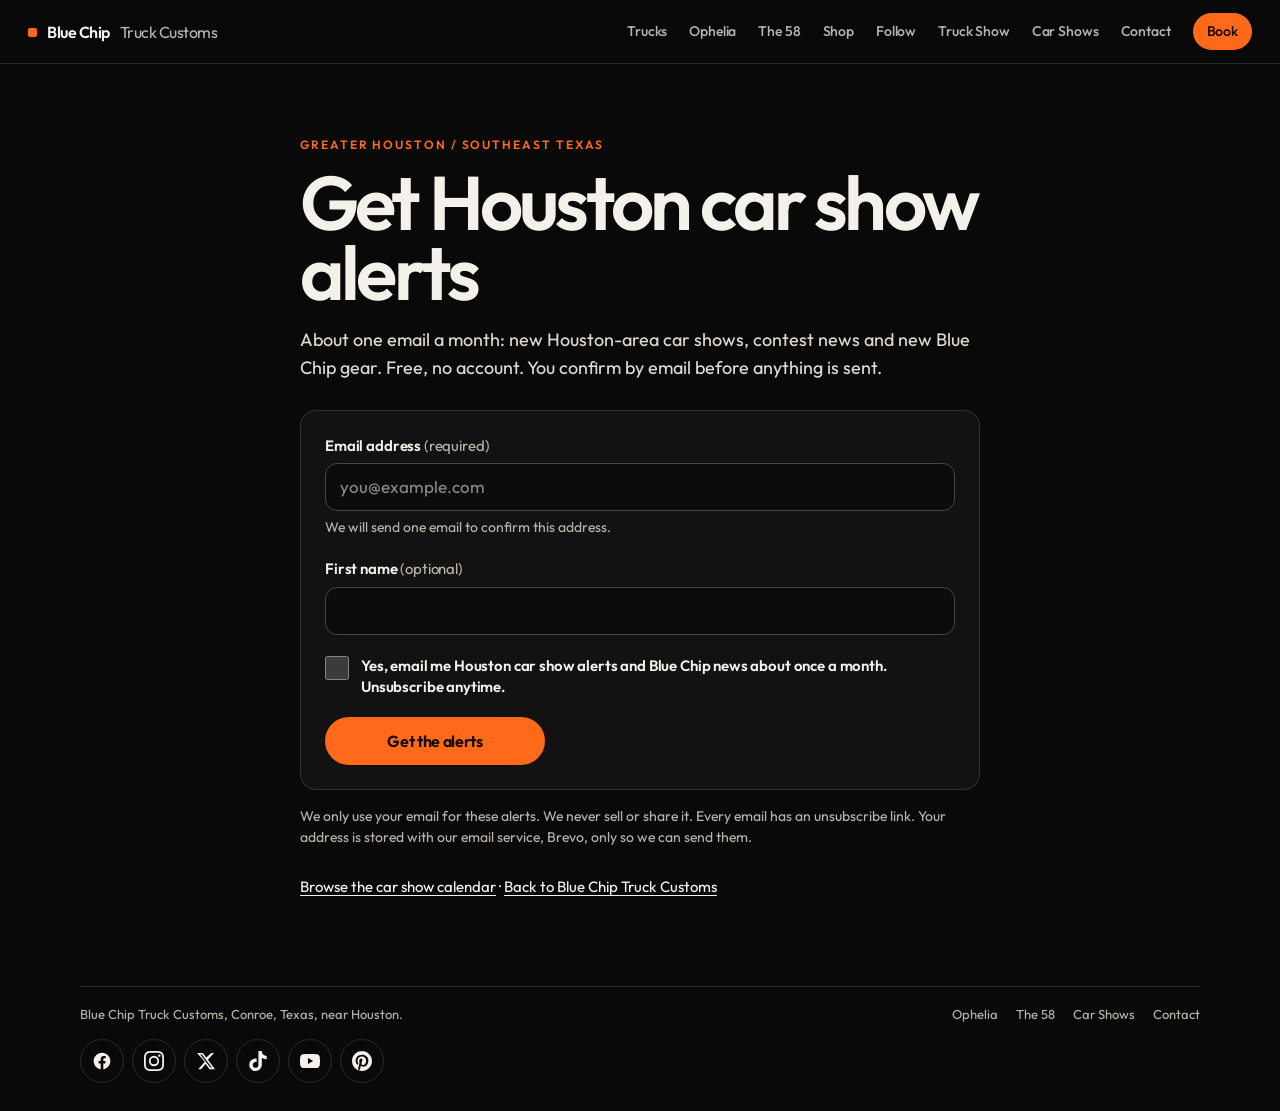
<file: caney-creek-alerts/index.html>
<!DOCTYPE html>
<html lang="en">
<head>
<meta charset="utf-8">
<meta name="viewport" content="width=device-width, initial-scale=1">
<title>Get Caney Creek show alerts | Caney Creek NJROTC Booster Club</title>
<meta name="description" content="Get alerts for the Caney Creek High School Annual Car Show from the Caney Creek NJROTC Booster Club, which owns this list and sends the emails. Blue Chip Truck Customs hosts this page and supports the show. Confirm by email, unsubscribe anytime.">
<link rel="canonical" href="https://bluechiptruckcustoms.com/caney-creek-alerts/">
<meta name="theme-color" content="#090909">
<link rel="icon" href="/favicon.svg" type="image/svg+xml">
<link rel="preload" href="/fonts/Outfit-Variable.woff2" as="font" type="font/woff2" crossorigin>
<link rel="stylesheet" href="/styles.css">
<link rel="stylesheet" href="/alerts/alerts.css">
<link rel="stylesheet" href="/caney-creek-alerts/club-alerts.css">
<link rel="stylesheet" href="/social.css">

<script defer src="/caney-creek-alerts/config.js"></script>
<script defer src="/caney-creek-alerts/club-alerts.js"></script>
</head>
<body>
  <a class="skip" href="#main">Skip to the main content</a>
  <header class="site-header">
    <p class="mark">
      <a href="/">
        <span class="chip" aria-hidden="true"></span>
        Blue Chip
        <span class="mark-rest">Truck Customs</span>
      </a>
    </p>
    <nav class="nav" aria-label="Primary">
      <a href="/#trucks">Trucks</a>
      <a href="/ophelia/">Ophelia</a>
      <a href="/58/">The 58</a>
      <a href="/#shop">Shop</a>
      <a href="/#follow">Follow</a>
      <a href="/gmc-truck-show/">Truck Show</a>
      <a href="/shows/">Car Shows</a>
      <a href="/contact/">Contact</a>
      <a class="nav-book" href="/contact/">Book</a>
    </nav>
  </header>

<main id="main" class="page">
<div class="wrap alerts" id="club-signup" data-club-form-url="">

  <p class="eyebrow">Caney Creek High School Annual Car Show</p>
  <h1>Get Caney Creek show alerts</h1>
  <p class="lede">These emails are sent by the Caney Creek NJROTC Booster Club, which owns this list. Blue Chip Truck Customs hosts this page and supports the show; it does not run this list. The show is presented by Grangerland Intermediate PTO &amp; Caney Creek NJROTC. Free, no account. You confirm by email before anything is sent.</p>

  <!-- Status messages. Filled by club-alerts.js from ?status=check-email | confirmed | error. -->
  <div id="form-status" class="alerts-status" role="status" aria-live="polite" tabindex="-1" hidden></div>

  <!-- Error summary. Filled by club-alerts.js when a field is wrong. -->
  <div id="form-errors" class="alerts-status alerts-status-err" role="alert" tabindex="-1" hidden></div>

  <!-- Shown only while JS is about to send an unconfigured visit back to /alerts/. -->
  <p id="club-redirect-note" class="alerts-status">Taking you to the signup page&hellip;</p>

  <!--
    Form markup lives in this template so that, while CLUB_FORM_URL is empty, no <form>
    exists in the document and nothing can be submitted. club-alerts.js clones it and
    sets action=CLUB_FORM_URL only when that config value is a non-empty club URL.
    It will never use Blue Chip's sibforms URL. Field names mirror the Blue Chip v2 form:
    EMAIL, FIRSTNAME (optional), email_address_check (honeypot), locale, html_type=simple.
    The consent checkbox has NO name (client-side check only; never posted).
    Paste the club form URL only in /caney-creek-alerts/config.js (CLUB_FORM_URL).
  -->
  <template id="club-form-template">
  <form class="alerts-form" id="club-alerts-form" method="POST" data-type="subscription" aria-describedby="privacy-line">

    <div class="field">
      <label for="EMAIL">Email address <span class="req" aria-hidden="true">(required)</span></label>
      <input type="email" id="EMAIL" name="EMAIL" autocomplete="email" inputmode="email" required aria-required="true" aria-describedby="email-help" placeholder="you@example.com" maxlength="200">
      <p class="help" id="email-help">The booster club will send one email to confirm this address.</p>
      <p class="field-error" id="EMAIL-error" hidden></p>
    </div>

    <div class="field">
      <label for="FIRSTNAME">First name <span class="req">(optional)</span></label>
      <input type="text" id="FIRSTNAME" name="FIRSTNAME" autocomplete="given-name" maxlength="200">
    </div>

    <div class="field consent">
      <!-- Deliberately NOT pre-checked and NOT named (never posted). -->
      <label class="check">
        <input type="checkbox" id="OPT_IN" value="1" required aria-required="true" aria-describedby="OPT_IN-error">
        <span>Yes, email me Caney Creek car show alerts from the Caney Creek NJROTC Booster Club. Unsubscribe anytime.</span>
      </label>
      <p class="field-error" id="OPT_IN-error" hidden></p>
    </div>

    <!-- Honeypot: people never see or fill this; bots often do. Same name Brevo uses on its own form. -->
    <div class="hp" aria-hidden="true">
      <label for="email_address_check">Leave this field empty</label>
      <input type="text" id="email_address_check" name="email_address_check" value="" tabindex="-1" autocomplete="off">
    </div>
    <input type="hidden" name="locale" value="en">
    <input type="hidden" name="html_type" value="simple">

    <div class="btn-row">
      <button class="btn" type="submit" id="club-alerts-submit">Get the alerts</button>
    </div>
  </form>
  </template>

  <p class="privacy" id="privacy-line">The Caney Creek NJROTC Booster Club only uses your email for these show alerts. They never sell or share it. Every email has an unsubscribe link. Your address is stored with the club's email service, Brevo, only so they can send them.</p>

  <noscript>
    <p class="alerts-status">JavaScript is off, so this page cannot open the club form or send you to the current signup page automatically. Until the booster club's own signup is open, use the <a href="/alerts/">Houston car show alerts</a> page (the form there still works without JavaScript). After club signups open, a signup link will be added here; you can also enable JavaScript and refresh.</p>
  </noscript>

  <p class="alerts-links"><a href="/alerts/">Blue Chip Houston car show alerts</a> &middot; <a href="/">Blue Chip Truck Customs</a></p>

</div>
</main>
  <footer class="site-footer">
    <div class="wrap footer-row">
      <p>This page is hosted by Blue Chip Truck Customs, Conroe, Texas, near Houston, for the Caney Creek NJROTC Booster Club. The club owns the list and sends the emails.</p>
      <nav class="footer-links" aria-label="Pages">
        <a href="/ophelia/">Ophelia</a>
        <a href="/58/">The 58</a>
        <a href="/shows/">Car Shows</a>
        <a href="/contact/">Contact</a>
      </nav>
    </div>
    <div class="wrap footer-social">
      <nav class="social-links" aria-label="Blue Chip on social media">
        <a href="https://www.facebook.com/BlueChipTruckCo" target="_blank" rel="noopener" aria-label="Blue Chip on Facebook">
          <svg viewBox="0 0 24 24" aria-hidden="true" focusable="false"><path d="M22 12.07C22 6.5 17.52 2 12 2S2 6.5 2 12.07C2 17.1 5.66 21.24 10.44 22v-7.01H7.9v-2.92h2.54V9.84c0-2.5 1.49-3.89 3.77-3.89 1.09 0 2.24.2 2.24.2v2.46h-1.26c-1.24 0-1.63.77-1.63 1.56v1.88h2.78l-.44 2.92h-2.34V22C18.34 21.24 22 17.1 22 12.07z"/></svg>
        </a>
        <a href="https://www.instagram.com/bluechiptruckco" target="_blank" rel="noopener" aria-label="Blue Chip on Instagram">
          <svg viewBox="0 0 24 24" aria-hidden="true" focusable="false"><path d="M12 2.16c3.2 0 3.58.01 4.85.07 1.17.05 1.8.25 2.23.41.56.22.96.48 1.38.9.42.42.68.82.9 1.38.16.42.36 1.06.41 2.23.06 1.27.07 1.65.07 4.85s-.01 3.58-.07 4.85c-.05 1.17-.25 1.8-.41 2.23-.22.56-.48.96-.9 1.38-.42.42-.82.68-1.38.9-.42.16-1.06.36-2.23.41-1.27.06-1.65.07-4.85.07s-3.58-.01-4.85-.07c-1.17-.05-1.8-.25-2.23-.42-.56-.22-.96-.48-1.38-.9-.42-.42-.68-.82-.9-1.38-.16-.42-.36-1.06-.42-2.23-.05-1.26-.07-1.65-.07-4.85s.02-3.58.07-4.85c.06-1.17.26-1.8.42-2.23.22-.57.48-.96.9-1.38.42-.42.82-.68 1.38-.9.42-.16 1.06-.36 2.23-.42 1.27-.04 1.65-.06 4.85-.06zM12 0C8.74 0 8.33.01 7.05.07 5.78.13 4.9.33 4.14.63c-.79.3-1.46.71-2.13 1.38S.94 3.35.63 4.14C.33 4.9.13 5.77.07 7.05.01 8.33 0 8.74 0 12s.01 3.67.07 4.95c.06 1.27.26 2.14.56 2.91.3.79.71 1.46 1.38 2.13s1.34 1.08 2.13 1.38c.77.3 1.64.5 2.91.56C8.33 23.99 8.74 24 12 24s3.67-.01 4.95-.07c1.27-.06 2.14-.26 2.91-.56.79-.3 1.46-.71 2.13-1.38s1.08-1.34 1.38-2.13c.3-.77.5-1.64.56-2.91.06-1.28.07-1.69.07-4.95s-.01-3.67-.07-4.95c-.06-1.27-.26-2.15-.56-2.91-.3-.79-.71-1.46-1.38-2.13S20.65.94 19.86.63c-.77-.3-1.64-.5-2.91-.56C15.67.01 15.26 0 12 0zm0 5.84A6.16 6.16 0 1 0 18.16 12 6.16 6.16 0 0 0 12 5.84zM12 16a4 4 0 1 1 4-4 4 4 0 0 1-4 4zm6.41-11.85a1.44 1.44 0 1 0 1.44 1.44 1.44 1.44 0 0 0-1.44-1.44z"/></svg>
        </a>
        <a href="https://x.com/BlueChipTruckCo" target="_blank" rel="noopener" aria-label="Blue Chip on X">
          <svg viewBox="0 0 24 24" aria-hidden="true" focusable="false"><path d="M18.24 2.25h3.31l-7.23 8.26 8.51 11.24h-6.6l-4.71-6.23-5.4 6.23H2.74l7.73-8.84L1.25 2.25H8.08l4.25 5.62 5.91-5.62zm-1.16 17.52h1.83L7.08 4.13H5.12z"/></svg>
        </a>
        <a href="https://www.tiktok.com/@bluechiptrucks" target="_blank" rel="noopener" aria-label="Blue Chip on TikTok">
          <svg viewBox="0 0 24 24" aria-hidden="true" focusable="false"><path d="M12.53.02c1.31-.02 2.61-.01 3.91-.02.08 1.53.63 3.09 1.75 4.17 1.12 1.11 2.7 1.62 4.24 1.79v4.03c-1.44-.05-2.89-.35-4.2-.97-.57-.26-1.1-.59-1.62-.93-.01 2.92.01 5.84-.02 8.75-.08 1.4-.54 2.79-1.35 3.94-1.31 1.92-3.58 3.17-5.91 3.21-1.43.08-2.86-.31-4.08-1.03-2.02-1.19-3.44-3.37-3.65-5.71-.02-.5-.03-1-.01-1.49.18-1.9 1.12-3.72 2.58-4.96 1.66-1.44 3.98-2.13 6.15-1.72.02 1.48-.04 2.96-.04 4.44-.99-.32-2.15-.23-3.02.37-.63.41-1.11 1.04-1.36 1.75-.21.51-.15 1.07-.14 1.61.24 1.64 1.82 3.02 3.5 2.87 1.12-.01 2.19-.66 2.77-1.61.19-.33.4-.67.41-1.06.1-1.79.06-3.57.07-5.36.01-4.03-.01-8.05.02-12.07z"/></svg>
        </a>
        <a href="https://www.youtube.com/@BlueChipTrucks" target="_blank" rel="noopener" aria-label="Blue Chip on YouTube">
          <svg viewBox="0 0 24 24" aria-hidden="true" focusable="false"><path d="M23.5 6.19a3.02 3.02 0 0 0-2.12-2.14C19.51 3.55 12 3.55 12 3.55s-7.51 0-9.38.5A3.02 3.02 0 0 0 .5 6.19C0 8.07 0 12 0 12s0 3.93.5 5.81a3.02 3.02 0 0 0 2.12 2.14c1.87.5 9.38.5 9.38.5s7.51 0 9.38-.5a3.02 3.02 0 0 0 2.12-2.14C24 15.93 24 12 24 12s0-3.93-.5-5.81zM9.55 15.57V8.43L15.82 12l-6.27 3.57z"/></svg>
        </a>
        <a href="https://www.pinterest.com/bluechiptruckcustoms/" target="_blank" rel="noopener" aria-label="Blue Chip on Pinterest">
          <svg viewBox="0 0 24 24" aria-hidden="true" focusable="false"><path d="M12.02 0C5.4 0 .03 5.37.03 11.99c0 5.08 3.16 9.42 7.62 11.16-.11-.95-.2-2.4.04-3.44.22-.94 1.41-5.96 1.41-5.96s-.36-.72-.36-1.78c0-1.66.97-2.91 2.17-2.91 1.02 0 1.52.77 1.52 1.69 0 1.03-.65 2.57-.99 4-.29 1.19.6 2.16 1.77 2.16 2.13 0 3.77-2.24 3.77-5.49 0-2.86-2.06-4.87-5.01-4.87-3.41 0-5.41 2.56-5.41 5.2 0 1.03.39 2.14.89 2.74.1.12.11.22.08.34-.09.38-.29 1.2-.33 1.36-.05.23-.17.27-.4.17-1.5-.69-2.43-2.88-2.43-4.65 0-3.78 2.75-7.25 7.92-7.25 4.16 0 7.39 2.97 7.39 6.92 0 4.14-2.61 7.46-6.23 7.46-1.21 0-2.35-.63-2.76-1.38l-.75 2.85c-.27 1.05-1 2.35-1.5 3.15 1.12.34 2.31.53 3.55.53 6.61 0 11.99-5.37 11.99-11.99C23.97 5.39 18.59.03 11.99.03L12.02 0z"/></svg>
        </a>
      </nav>
    </div>
  </footer>
</body>
</html>
</file>
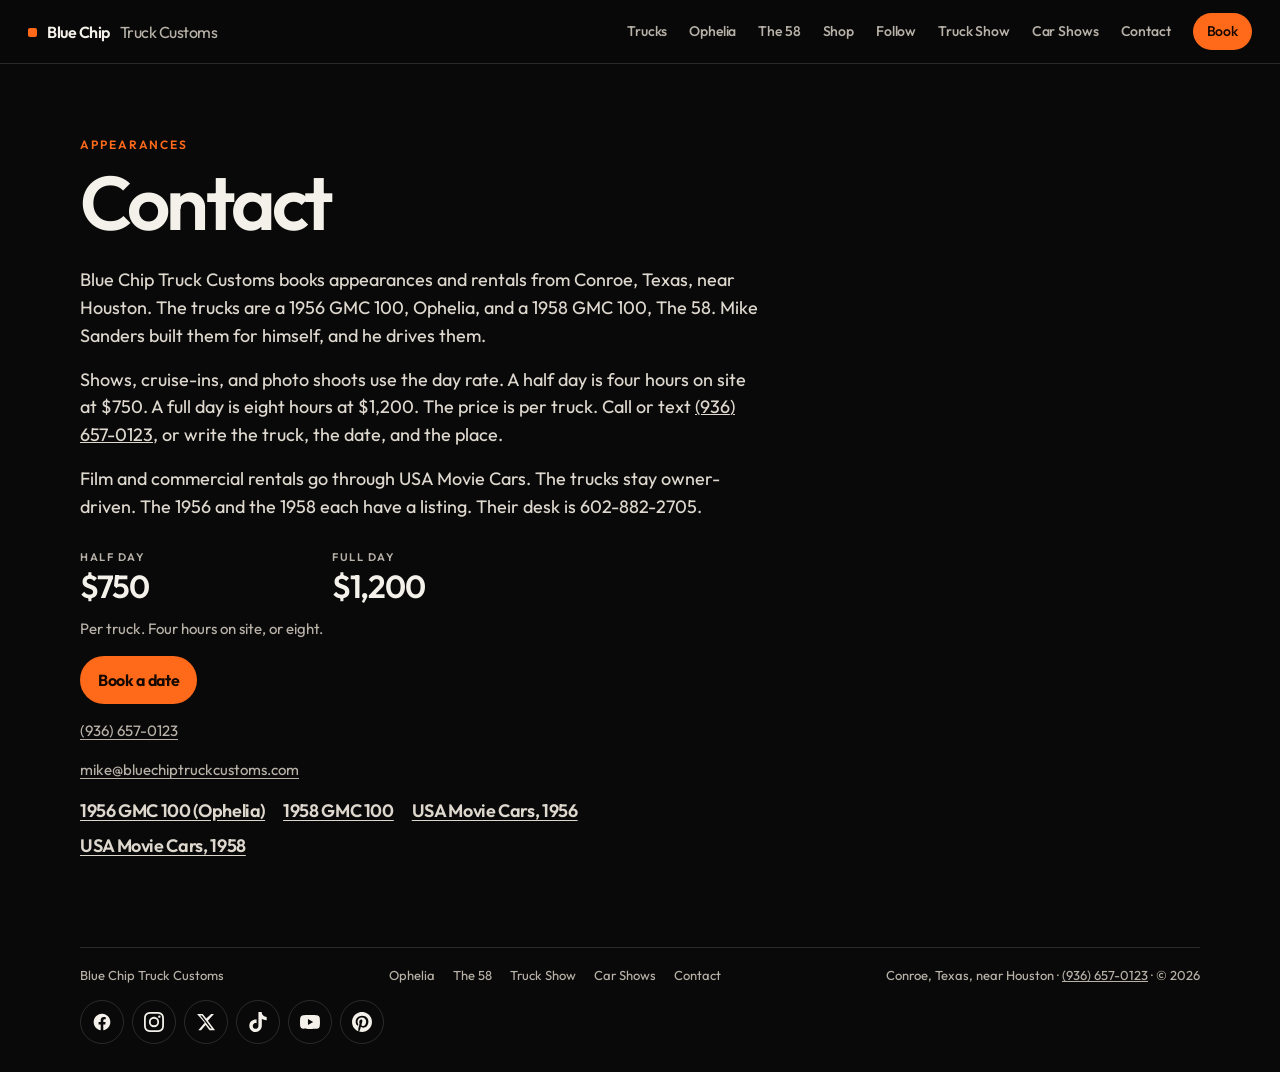
<file: contact/index.html>
<!DOCTYPE html>
<html lang="en">
<head>
<meta charset="utf-8">
<meta name="viewport" content="width=device-width, initial-scale=1">
<title>Contact | Blue Chip Truck Customs</title>
<meta name="description" content="Book appearances and rentals of the 1956 and 1958 GMC trucks at Blue Chip Truck Customs in Conroe, Texas, near Houston.">
<link rel="canonical" href="https://bluechiptruckcustoms.com/contact/">
<meta name="theme-color" content="#090909">
<meta property="og:title" content="Contact | Blue Chip Truck Customs">
<meta property="og:description" content="Book appearances and rentals of the 1956 and 1958 GMC trucks at Blue Chip Truck Customs in Conroe, Texas, near Houston.">
<meta property="og:type" content="website">
<meta property="og:url" content="https://bluechiptruckcustoms.com/contact/">
<meta property="og:image" content="https://bluechiptruckcustoms.com/images/ophelia-side.jpg">
<meta name="twitter:card" content="summary_large_image">
<link rel="icon" href="../favicon.svg" type="image/svg+xml">
<link rel="preload" href="../fonts/Outfit-Variable.woff2" as="font" type="font/woff2" crossorigin>
<link rel="stylesheet" href="../styles.css">
<link rel="stylesheet" href="../social.css">

<script type="application/ld+json">
{
  "@context": "https://schema.org",
  "@type": "LocalBusiness",
  "name": "Blue Chip Truck Customs",
  "url": "https://bluechiptruckcustoms.com/",
  "email": "mike@bluechiptruckcustoms.com",
  "telephone": "+1-936-657-0123",
  "image": "https://bluechiptruckcustoms.com/images/ophelia-side.jpg",
  "description": "Blue Chip Truck Customs books appearances and rentals of classic 1956 and 1958 GMC trucks in Conroe, Texas, near Houston. Owner-driven for shows and photos.",
  "areaServed": [
    { "@type": "City", "name": "Conroe" },
    { "@type": "City", "name": "Houston" }
  ]
}
</script>
<script>
!function(e){if(!window.pintrk){window.pintrk=function(){window.pintrk.queue.push(Array.prototype.slice.call(arguments))};var n=window.pintrk;n.queue=[],n.version="3.0";var t=document.createElement("script");t.async=!0,t.src=e;var r=document.getElementsByTagName("script")[0];r.parentNode.insertBefore(t,r)}}("https://s.pinimg.com/ct/core.js");
pintrk('load','2614106299351');
pintrk('page');
</script>
<noscript><img height="1" width="1" style="display:none;" alt="" src="https://ct.pinterest.com/v3/?event=init&tid=2614106299351&noscript=1"></noscript>
</head>
<body>
<a class="skip" href="#content">Skip to contact</a>
<header class="site-header">
  <p class="mark">
    <a href="/">
      <span class="chip" aria-hidden="true"></span>
      Blue Chip
      <span class="mark-rest">Truck Customs</span>
    </a>
  </p>
  <nav class="nav" aria-label="Primary">
    <a href="/#trucks">Trucks</a>
    <a href="/ophelia/">Ophelia</a>
    <a href="/58/">The 58</a>
    <a href="/#shop">Shop</a>
    <a href="/#follow">Follow</a>
    <a href="/gmc-truck-show/">Truck Show</a>
    <a href="/shows/">Car Shows</a>
    <a href="/contact/">Contact</a>
    <a class="nav-book" href="/contact/">Book</a>
  </nav>
</header>

<main class="page" id="content">
  <div class="wrap">
    <p class="eyebrow accent-orange">Appearances</p>
    <h1>Contact</h1>
    <div class="page-copy">
      <p>Blue Chip Truck Customs books appearances and rentals from Conroe, Texas, near Houston. The trucks are a 1956 GMC 100, Ophelia, and a 1958 GMC 100, The 58. Mike Sanders built them for himself, and he drives them.</p>
      <p>Shows, cruise-ins, and photo shoots use the day rate. A half day is four hours on site at $750. A full day is eight hours at $1,200. The price is per truck. Call or text <a href="tel:+19366570123">(936) 657-0123</a>, or write the truck, the date, and the place.</p>
      <p>Film and commercial rentals go through USA Movie Cars. The trucks stay owner-driven. The 1956 and the 1958 each have a listing. Their desk is 602-882-2705.</p>
    </div>
    <div class="book-copy">
      <dl class="rates">
        <div><dt>Half day</dt><dd>$750</dd></div>
        <div><dt>Full day</dt><dd>$1,200</dd></div>
      </dl>
      <p class="rate-note">Per truck. Four hours on site, or eight.</p>
      <a class="btn" href="mailto:mike@bluechiptruckcustoms.com?subject=Book%20Ophelia%20or%20The%2058&amp;body=Truck%3A%0ADate%3A%0AHalf%20day%20(%24750)%20or%20full%20day%20(%241%2C200)%3A%0AWhere%3A%0A">Book a date<span class="sr"> Opens your email.</span></a>
      <a class="email" href="tel:+19366570123">(936) 657-0123</a>
      <a class="email" href="mailto:mike@bluechiptruckcustoms.com?subject=Book%20Ophelia%20or%20The%2058">mike@bluechiptruckcustoms.com</a>
      <p class="film-links">
        <a href="/ophelia/">1956 GMC 100 (Ophelia)</a>
        <a href="/58/">1958 GMC 100</a>
        <a href="https://usamoviecars.com/picture-vehicles/1956-gmc-100/" target="_blank" rel="noopener">USA Movie Cars, 1956<span class="sr"> Opens in a new tab.</span></a>
        <a href="https://usamoviecars.com/picture-vehicles/1958-gmc-100/" target="_blank" rel="noopener">USA Movie Cars, 1958<span class="sr"> Opens in a new tab.</span></a>
      </p>
    </div>
  </div>
</main>

<footer class="site-footer">
  <div class="wrap footer-row">
    <p>Blue Chip Truck Customs</p>
    <nav class="footer-links" aria-label="Pages">
      <a href="/ophelia/">Ophelia</a>
      <a href="/58/">The 58</a>
      <a href="/gmc-truck-show/">Truck Show</a>
      <a href="/shows/">Car Shows</a>
      <a href="/contact/">Contact</a>
    </nav>
    <p>Conroe, Texas, near Houston &middot; <a href="tel:+19366570123">(936) 657-0123</a> &middot; &copy; 2026</p>
  </div>
  <div class="wrap footer-social">
    <nav class="social-links" aria-label="Blue Chip on social media">
      <a href="https://www.facebook.com/BlueChipTruckCo" target="_blank" rel="noopener" aria-label="Blue Chip on Facebook">
        <svg viewBox="0 0 24 24" aria-hidden="true" focusable="false"><path d="M22 12.07C22 6.5 17.52 2 12 2S2 6.5 2 12.07C2 17.1 5.66 21.24 10.44 22v-7.01H7.9v-2.92h2.54V9.84c0-2.5 1.49-3.89 3.77-3.89 1.09 0 2.24.2 2.24.2v2.46h-1.26c-1.24 0-1.63.77-1.63 1.56v1.88h2.78l-.44 2.92h-2.34V22C18.34 21.24 22 17.1 22 12.07z"/></svg>
      </a>
      <a href="https://www.instagram.com/bluechiptruckco" target="_blank" rel="noopener" aria-label="Blue Chip on Instagram">
        <svg viewBox="0 0 24 24" aria-hidden="true" focusable="false"><path d="M12 2.16c3.2 0 3.58.01 4.85.07 1.17.05 1.8.25 2.23.41.56.22.96.48 1.38.9.42.42.68.82.9 1.38.16.42.36 1.06.41 2.23.06 1.27.07 1.65.07 4.85s-.01 3.58-.07 4.85c-.05 1.17-.25 1.8-.41 2.23-.22.56-.48.96-.9 1.38-.42.42-.82.68-1.38.9-.42.16-1.06.36-2.23.41-1.27.06-1.65.07-4.85.07s-3.58-.01-4.85-.07c-1.17-.05-1.8-.25-2.23-.42-.56-.22-.96-.48-1.38-.9-.42-.42-.68-.82-.9-1.38-.16-.42-.36-1.06-.42-2.23-.05-1.26-.07-1.65-.07-4.85s.02-3.58.07-4.85c.06-1.17.26-1.8.42-2.23.22-.57.48-.96.9-1.38.42-.42.82-.68 1.38-.9.42-.16 1.06-.36 2.23-.42 1.27-.04 1.65-.06 4.85-.06zM12 0C8.74 0 8.33.01 7.05.07 5.78.13 4.9.33 4.14.63c-.79.3-1.46.71-2.13 1.38S.94 3.35.63 4.14C.33 4.9.13 5.77.07 7.05.01 8.33 0 8.74 0 12s.01 3.67.07 4.95c.06 1.27.26 2.14.56 2.91.3.79.71 1.46 1.38 2.13s1.34 1.08 2.13 1.38c.77.3 1.64.5 2.91.56C8.33 23.99 8.74 24 12 24s3.67-.01 4.95-.07c1.27-.06 2.14-.26 2.91-.56.79-.3 1.46-.71 2.13-1.38s1.08-1.34 1.38-2.13c.3-.77.5-1.64.56-2.91.06-1.28.07-1.69.07-4.95s-.01-3.67-.07-4.95c-.06-1.27-.26-2.15-.56-2.91-.3-.79-.71-1.46-1.38-2.13S20.65.94 19.86.63c-.77-.3-1.64-.5-2.91-.56C15.67.01 15.26 0 12 0zm0 5.84A6.16 6.16 0 1 0 18.16 12 6.16 6.16 0 0 0 12 5.84zM12 16a4 4 0 1 1 4-4 4 4 0 0 1-4 4zm6.41-11.85a1.44 1.44 0 1 0 1.44 1.44 1.44 1.44 0 0 0-1.44-1.44z"/></svg>
      </a>
      <a href="https://x.com/BlueChipTruckCo" target="_blank" rel="noopener" aria-label="Blue Chip on X">
        <svg viewBox="0 0 24 24" aria-hidden="true" focusable="false"><path d="M18.24 2.25h3.31l-7.23 8.26 8.51 11.24h-6.6l-4.71-6.23-5.4 6.23H2.74l7.73-8.84L1.25 2.25H8.08l4.25 5.62 5.91-5.62zm-1.16 17.52h1.83L7.08 4.13H5.12z"/></svg>
      </a>
      <a href="https://www.tiktok.com/@bluechiptrucks" target="_blank" rel="noopener" aria-label="Blue Chip on TikTok">
        <svg viewBox="0 0 24 24" aria-hidden="true" focusable="false"><path d="M12.53.02c1.31-.02 2.61-.01 3.91-.02.08 1.53.63 3.09 1.75 4.17 1.12 1.11 2.7 1.62 4.24 1.79v4.03c-1.44-.05-2.89-.35-4.2-.97-.57-.26-1.1-.59-1.62-.93-.01 2.92.01 5.84-.02 8.75-.08 1.4-.54 2.79-1.35 3.94-1.31 1.92-3.58 3.17-5.91 3.21-1.43.08-2.86-.31-4.08-1.03-2.02-1.19-3.44-3.37-3.65-5.71-.02-.5-.03-1-.01-1.49.18-1.9 1.12-3.72 2.58-4.96 1.66-1.44 3.98-2.13 6.15-1.72.02 1.48-.04 2.96-.04 4.44-.99-.32-2.15-.23-3.02.37-.63.41-1.11 1.04-1.36 1.75-.21.51-.15 1.07-.14 1.61.24 1.64 1.82 3.02 3.5 2.87 1.12-.01 2.19-.66 2.77-1.61.19-.33.4-.67.41-1.06.1-1.79.06-3.57.07-5.36.01-4.03-.01-8.05.02-12.07z"/></svg>
      </a>
      <a href="https://www.youtube.com/@BlueChipTrucks" target="_blank" rel="noopener" aria-label="Blue Chip on YouTube">
        <svg viewBox="0 0 24 24" aria-hidden="true" focusable="false"><path d="M23.5 6.19a3.02 3.02 0 0 0-2.12-2.14C19.51 3.55 12 3.55 12 3.55s-7.51 0-9.38.5A3.02 3.02 0 0 0 .5 6.19C0 8.07 0 12 0 12s0 3.93.5 5.81a3.02 3.02 0 0 0 2.12 2.14c1.87.5 9.38.5 9.38.5s7.51 0 9.38-.5a3.02 3.02 0 0 0 2.12-2.14C24 15.93 24 12 24 12s0-3.93-.5-5.81zM9.55 15.57V8.43L15.82 12l-6.27 3.57z"/></svg>
      </a>
      <a href="https://www.pinterest.com/bluechiptruckcustoms/" target="_blank" rel="noopener" aria-label="Blue Chip on Pinterest">
        <svg viewBox="0 0 24 24" aria-hidden="true" focusable="false"><path d="M12.02 0C5.4 0 .03 5.37.03 11.99c0 5.08 3.16 9.42 7.62 11.16-.11-.95-.2-2.4.04-3.44.22-.94 1.41-5.96 1.41-5.96s-.36-.72-.36-1.78c0-1.66.97-2.91 2.17-2.91 1.02 0 1.52.77 1.52 1.69 0 1.03-.65 2.57-.99 4-.29 1.19.6 2.16 1.77 2.16 2.13 0 3.77-2.24 3.77-5.49 0-2.86-2.06-4.87-5.01-4.87-3.41 0-5.41 2.56-5.41 5.2 0 1.03.39 2.14.89 2.74.1.12.11.22.08.34-.09.38-.29 1.2-.33 1.36-.05.23-.17.27-.4.17-1.5-.69-2.43-2.88-2.43-4.65 0-3.78 2.75-7.25 7.92-7.25 4.16 0 7.39 2.97 7.39 6.92 0 4.14-2.61 7.46-6.23 7.46-1.21 0-2.35-.63-2.76-1.38l-.75 2.85c-.27 1.05-1 2.35-1.5 3.15 1.12.34 2.31.53 3.55.53 6.61 0 11.99-5.37 11.99-11.99C23.97 5.39 18.59.03 11.99.03L12.02 0z"/></svg>
      </a>
    </nav>
  </div>
</footer>
<script defer src="https://static.cloudflareinsights.com/beacon.min.js" data-cf-beacon='{"token": "c46e9bfa7f0347b4b09f15c0c2fdac21"}'></script>
</body>
</html>
</file>
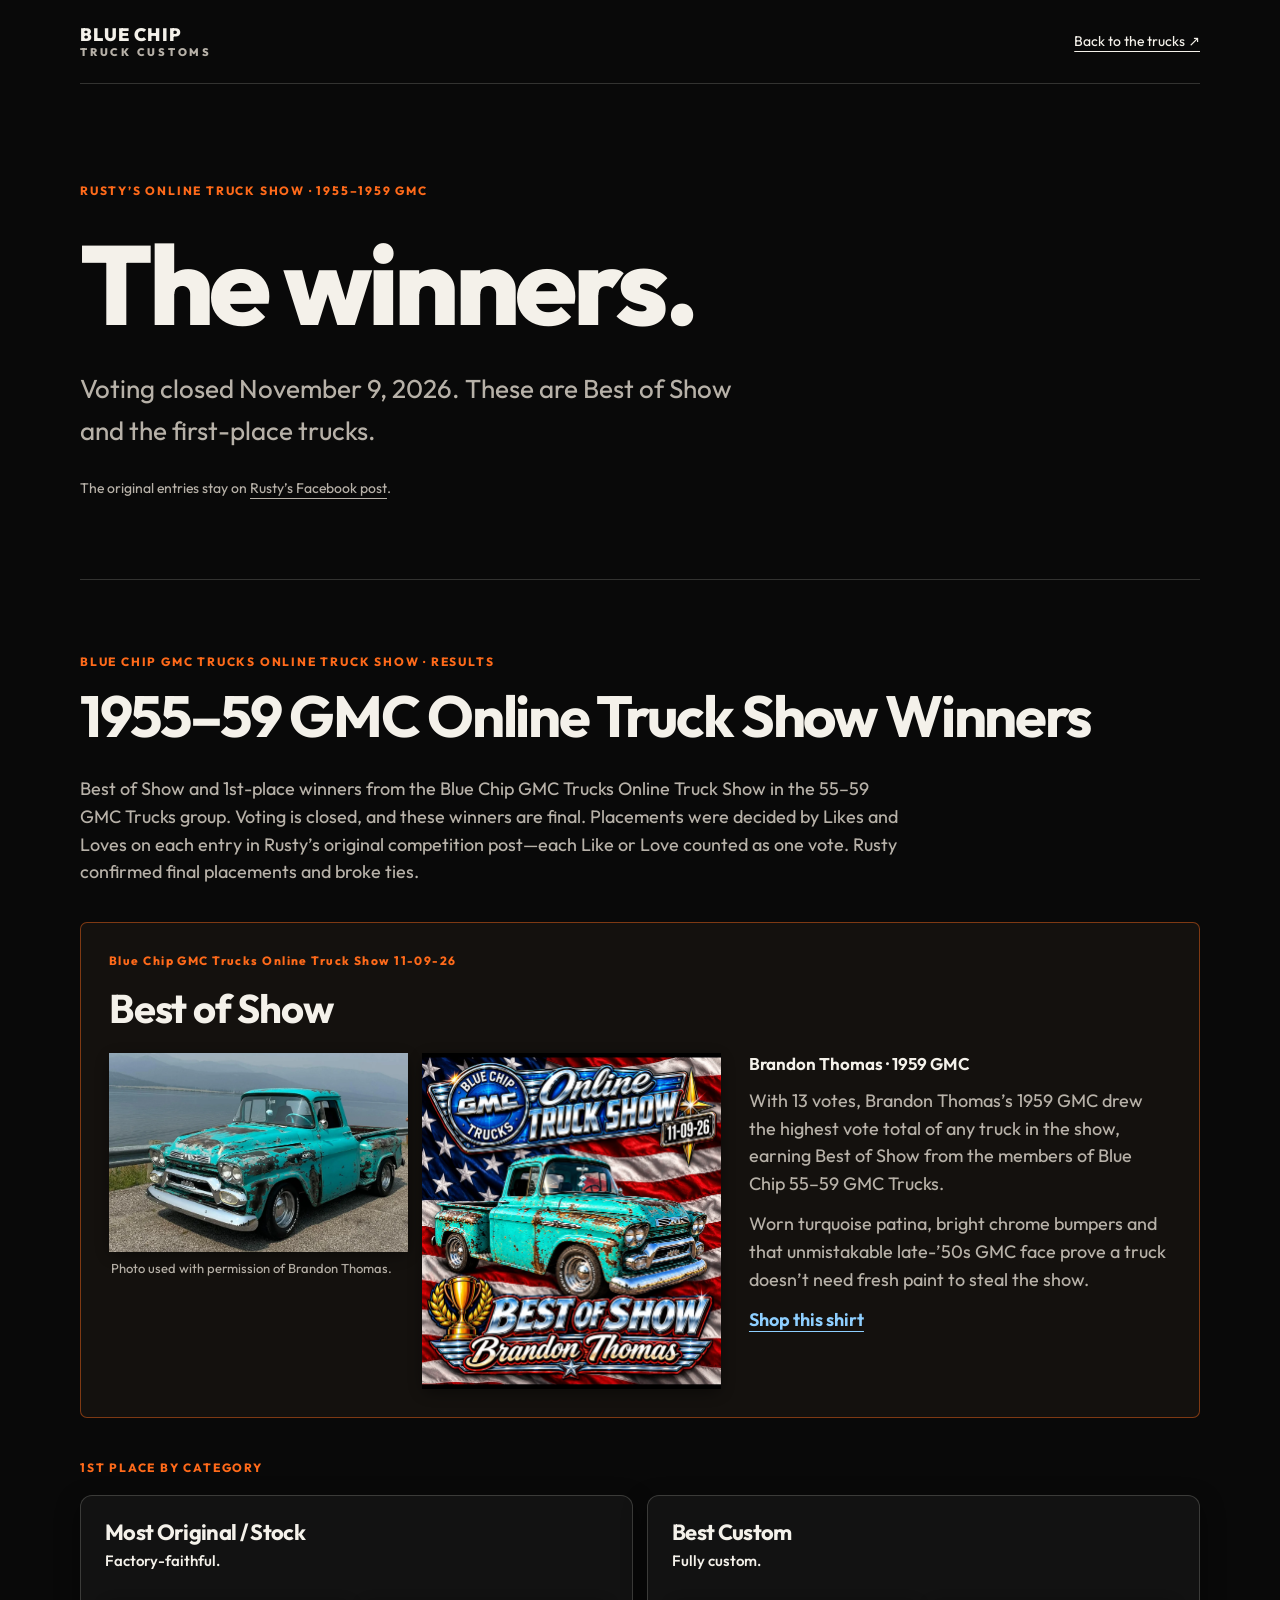
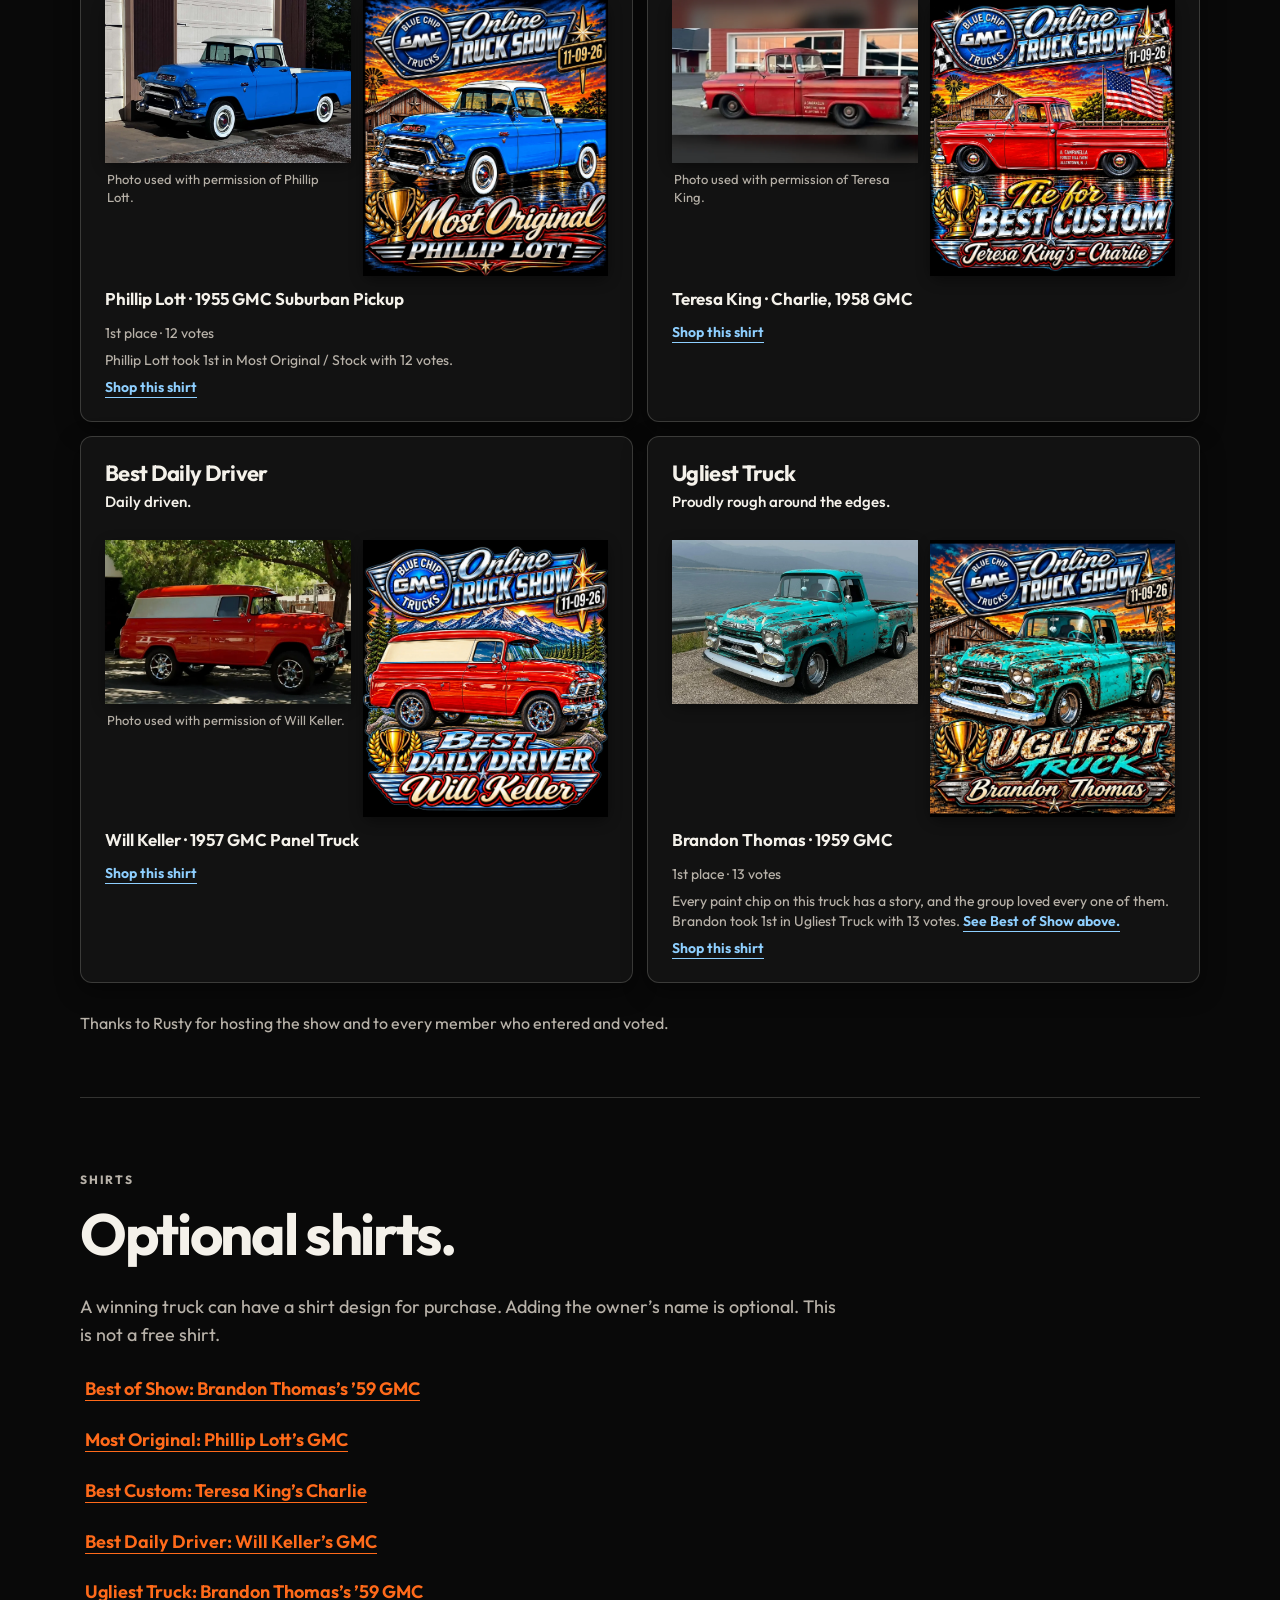
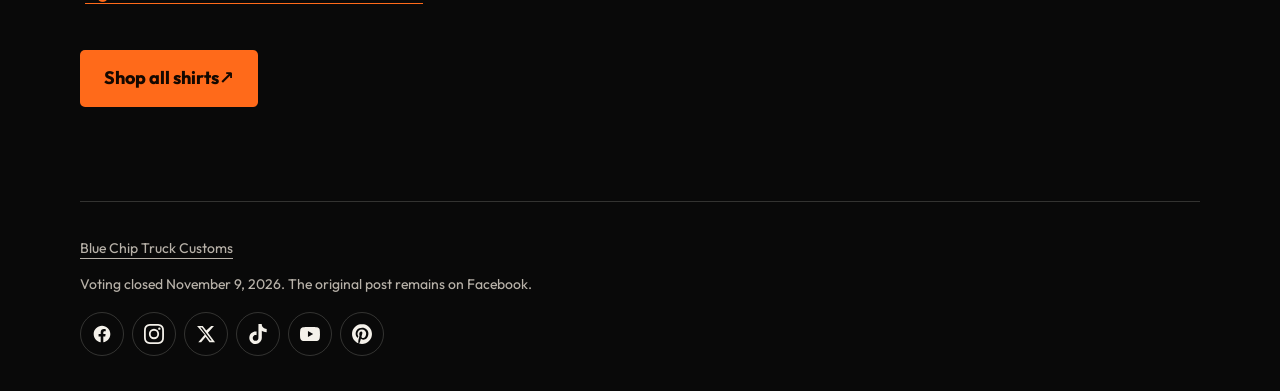
<file: gmc-truck-show/index.html>
<!doctype html>
<html lang="en">
<head>
<meta charset="utf-8">
<meta name="viewport" content="width=device-width,initial-scale=1">
<title>1955–59 GMC Truck Show Winners | Blue Chip Truck Customs</title>
<meta name="description" content="Winners of Rusty’s 1955–59 GMC online truck show. Voting closed November 9, 2026.">
<link rel="canonical" href="https://bluechiptruckcustoms.com/gmc-truck-show/">
<link rel="stylesheet" href="contest.css">
<link rel="stylesheet" href="../social.css">

</head>
<body>
<a class="skip" href="#main">Skip to content</a>
<header class="wrap"><a class="brand" href="https://bluechiptruckcustoms.com/">BLUE CHIP <span>TRUCK CUSTOMS</span></a><a class="home" href="https://bluechiptruckcustoms.com/">Back to the trucks ↗</a></header>
<main id="main">
<section class="hero wrap">
<p class="eyebrow">RUSTY’S ONLINE TRUCK SHOW · 1955–1959 GMC</p>
<h1>The winners.</h1>
<p class="lead">Voting closed November 9, 2026. These are Best of Show and the first-place trucks.</p>
<p class="note">The original entries stay on <a href="https://www.facebook.com/events/2362457191221262/?view=permalink&amp;post_id=2362457324554582">Rusty’s Facebook post</a>.</p>
</section>

<section class="wrap section winners" id="winners" aria-labelledby="winners-heading">
<p class="eyebrow">BLUE CHIP GMC TRUCKS ONLINE TRUCK SHOW · RESULTS</p>
<h2 id="winners-heading">1955–59 GMC Online Truck Show Winners</h2>
<p class="winners-intro">Best of Show and 1st-place winners from the Blue Chip GMC Trucks Online Truck Show in the 55–59 GMC Trucks group. Voting is closed, and these winners are final. Placements were decided by Likes and Loves on each entry in Rusty’s original competition post—each Like or Love counted as one vote. Rusty confirmed final placements and broke ties.</p>

<section class="best-of-show" id="best-of-show" aria-labelledby="bos-heading">
<p class="bos-eyebrow">Blue Chip GMC Trucks Online Truck Show 11-09-26</p>
<h3 id="bos-heading">Best of Show</h3>
<article class="bos-card">
<div class="bos-media">
<figure class="bos-photo-wrap">
<div class="winner-frame bos-frame winner-frame--photo">
<picture>
<source type="image/webp" srcset="images/brandon-thomas-website-photo.webp">
<img src="images/brandon-thomas-website-photo.jpg" width="1600" height="1067" alt="Weathered turquoise late-1950s GMC pickup with chrome bumper and grille, parked by a lake with mountains in the distance." loading="lazy">
</picture>
</div>
<figcaption class="photo-credit">Photo used with permission of Brandon Thomas.</figcaption>
</figure>
<figure class="winner-frame winner-frame--design">
<picture>
<source type="image/webp" srcset="images/brandon-thomas-best-of-show-design.webp">
<img src="images/brandon-thomas-best-of-show-design.jpg" width="1200" height="1350" alt="Commemorative Best of Show design for Brandon Thomas: rusty turquoise GMC pickup in front of an American flag, Blue Chip GMC Trucks Online Truck Show 11-09-26 branding, Best of Show title." loading="lazy">
</picture>
</figure>
</div>
<div class="bos-copy">
<p class="winner-name bos-name">Brandon Thomas · 1959 GMC</p>
<p class="bos-body">With 13 votes, Brandon Thomas’s 1959 GMC drew the highest vote total of any truck in the show, earning Best of Show from the members of Blue Chip 55–59 GMC Trucks.</p>
<p class="bos-body">Worn turquoise patina, bright chrome bumpers and that unmistakable late-’50s GMC face prove a truck doesn’t need fresh paint to steal the show.</p>
<p class="bos-body"><a class="textlink" href="https://1956gmc.threadless.com/designs/rustys-online-truck-show-best-of-show-brandon-thomass-59-gmc?ref=site" target="_blank" rel="noopener">Shop this shirt</a></p>
</div>
</article>
</section>

<section class="category-winners" id="category-winners" aria-labelledby="category-winners-heading">
<p id="category-winners-heading" class="category-winners-heading">1st place by category</p>
<div class="winners-grid">

<article class="winner-card" id="most-original" aria-labelledby="winner-label-1">
<div class="card-head">
<h3 id="winner-label-1">Most Original / Stock</h3>
<p class="winner-blurb">Factory-faithful.</p>
</div>
<div class="tag-slot" aria-hidden="true"></div>
<div class="winner-frames">
<figure class="lott-photo-wrap">
<div class="winner-frame winner-frame--photo">
<picture>
<source type="image/webp" srcset="images/phillip-lott-website-photo.webp">
<img src="images/phillip-lott-website-photo.jpg" width="1600" height="1067" alt="Bright blue mid-1950s GMC pickup with cream roof, chrome bumper and grille, parked on a driveway in front of a tan garage." loading="lazy">
</picture>
</div>
<figcaption class="photo-credit">Photo used with permission of Phillip Lott.</figcaption>
</figure>
<figure class="winner-frame winner-frame--design">
<picture>
<source type="image/webp" srcset="images/phillip-lott-most-original-design-v2.webp">
<img src="images/phillip-lott-most-original-design-v2.jpg" width="1200" height="1350" alt="Commemorative Most Original design for Phillip Lott: two-tone blue-and-white GMC pickup, Blue Chip GMC Trucks Online Truck Show 11-09-26 branding, Most Original and Phillip Lott text." loading="lazy">
</picture>
</figure>
</div>
<p class="winner-name">Phillip Lott · 1955 GMC Suburban Pickup</p>
<div class="card-extra">
<p class="winner-status">1st place · 12 votes</p>
<p class="winner-card-body">Phillip Lott took 1st in Most Original / Stock with 12 votes.</p>
<p class="winner-card-body"><a class="textlink" href="https://1956gmc.threadless.com/designs/rustys-car-show-most-original-phillip-lotts-gmc?ref=site" target="_blank" rel="noopener">Shop this shirt</a></p>
</div>
</article>

<article class="winner-card" id="best-custom" aria-labelledby="winner-label-2">
<div class="card-head">
<h3 id="winner-label-2">Best Custom</h3>
<p class="winner-blurb">Fully custom.</p>
</div>
<div class="tag-slot" aria-hidden="true"></div>
<div class="winner-frames">
<figure class="lott-photo-wrap">
<div class="winner-frame winner-frame--photo">
<picture>
<source type="image/webp" srcset="images/teresa-king-charlie-website-photo.webp">
<img src="images/teresa-king-charlie-website-photo.jpg" width="1079" height="719" alt="Weathered red late-1950s GMC stepside pickup lettered A. Campanella, Forest Hill Farm, Allentown, N.J., parked in front of a red building with large glass garage doors." loading="lazy">
</picture>
</div>
<figcaption class="photo-credit">Photo used with permission of Teresa King.</figcaption>
</figure>
<figure class="winner-frame winner-frame--design">
<picture>
<source type="image/webp" srcset="images/teresa-king-charlie-best-custom-design.webp">
<img src="images/teresa-king-charlie-best-custom-design.jpg" width="1200" height="1350" alt="Shirt design for Teresa King’s truck Charlie, Best Custom: red GMC stepside pickup in front of a barn and American flag at sunset, Blue Chip GMC Trucks Online Truck Show 11-09-26 branding, and Teresa King’s Charlie lettering." loading="lazy">
</picture>
</figure>
</div>
<p class="winner-name">Teresa King · Charlie, 1958 GMC</p>
<div class="card-extra">
<p class="winner-card-body"><a class="textlink" href="https://1956gmc.threadless.com/designs/rustys-online-truck-show-tie-for-best-custom-teresa-kings-charlie?ref=site" target="_blank" rel="noopener">Shop this shirt</a></p>
</div>
</article>

<article class="winner-card" id="best-daily-driver" aria-labelledby="winner-label-3">
<div class="card-head">
<h3 id="winner-label-3">Best Daily Driver</h3>
<p class="winner-blurb">Daily driven.</p>
</div>
<div class="tag-slot" aria-hidden="true"></div>
<div class="winner-frames">
<figure class="lott-photo-wrap">
<div class="winner-frame winner-frame--photo">
<picture>
<source type="image/webp" srcset="images/will-keller-website-photo.webp">
<img src="images/will-keller-website-photo.jpg" width="1600" height="1067" alt="Red 1957 GMC panel truck with a cream side panel and chrome wheels, parked in tree shade." loading="lazy">
</picture>
</div>
<figcaption class="photo-credit">Photo used with permission of Will Keller.</figcaption>
</figure>
<figure class="winner-frame winner-frame--design">
<picture>
<source type="image/webp" srcset="images/will-keller-best-daily-driver-design.webp">
<img src="images/will-keller-best-daily-driver-design.jpg" width="1200" height="1350" alt="Shirt design for Will Keller’s Best Daily Driver win: red GMC panel truck with a cream side panel, mountain lake scene, Blue Chip GMC Trucks Online Truck Show 11-09-26 branding, Best Daily Driver and Will Keller text." loading="lazy">
</picture>
</figure>
</div>
<p class="winner-name">Will Keller · 1957 GMC Panel Truck</p>
<div class="card-extra">
<p class="winner-card-body"><a class="textlink" href="https://1956gmc.threadless.com/designs/rustys-online-truck-show-best-daily-driver-will-kellers-gmc?ref=site" target="_blank" rel="noopener">Shop this shirt</a></p>
</div>
</article>

<article class="winner-card" aria-labelledby="winner-label-4" id="ugliest-truck">
<div class="card-head">
<h3 id="winner-label-4">Ugliest Truck</h3>
<p class="winner-blurb">Proudly rough around the edges.</p>
</div>
<div class="tag-slot" aria-hidden="true"></div>
<div class="winner-frames">
<figure class="lott-photo-wrap">
<div class="winner-frame winner-frame--photo">
<picture>
<source type="image/webp" srcset="images/brandon-thomas-website-photo.webp">
<img src="images/brandon-thomas-website-photo.jpg" width="1600" height="1067" alt="Weathered turquoise late-1950s GMC pickup with chrome bumper and grille, parked by a lake with mountains in the distance." loading="lazy">
</picture>
</div>
</figure>
<figure class="winner-frame winner-frame--design">
<picture>
<source type="image/webp" srcset="images/brandon-thomas-ugliest-truck-design-v2.webp">
<img src="images/brandon-thomas-ugliest-truck-design-v2.jpg" width="1200" height="1350" alt="Commemorative Ugliest Truck design for Brandon Thomas: turquoise patina GMC pickup, Blue Chip GMC Trucks Online Truck Show 11-09-26 branding, Ugliest Truck title." loading="lazy">
</picture>
</figure>
</div>
<p class="winner-name">Brandon Thomas · 1959 GMC</p>
<div class="card-extra">
<p class="winner-status">1st place · 13 votes</p>
<p class="winner-card-body">Every paint chip on this truck has a story, and the group loved every one of them. Brandon took 1st in Ugliest Truck with 13 votes. <a class="textlink" href="#best-of-show">See Best of Show above.</a></p>
<p class="winner-card-body"><a class="textlink" href="https://1956gmc.threadless.com/designs/rustys-online-truck-show-ugliest-truck-brandon-thomass-59-gmc?ref=site" target="_blank" rel="noopener">Shop this shirt</a></p>
</div>
</article>

</div>
<p class="winners-closing">Thanks to Rusty for hosting the show and to every member who entered and voted.</p>
</section>
</section>

<section class="wrap section recognition">
<p class="eyebrow">SHIRTS</p>
<h2>Optional shirts.</h2>
<p>A winning truck can have a shirt design for purchase. Adding the owner’s name is optional. This is not a free shirt.</p>
<ul class="winner-shirts">
<li><a href="https://1956gmc.threadless.com/designs/rustys-online-truck-show-best-of-show-brandon-thomass-59-gmc?ref=site" target="_blank" rel="noopener">Best of Show: Brandon Thomas’s ’59 GMC</a></li>
<li><a href="https://1956gmc.threadless.com/designs/rustys-car-show-most-original-phillip-lotts-gmc?ref=site" target="_blank" rel="noopener">Most Original: Phillip Lott’s GMC</a></li>
<li><a href="https://1956gmc.threadless.com/designs/rustys-online-truck-show-tie-for-best-custom-teresa-kings-charlie?ref=site" target="_blank" rel="noopener">Best Custom: Teresa King’s Charlie</a></li>
<li><a href="https://1956gmc.threadless.com/designs/rustys-online-truck-show-best-daily-driver-will-kellers-gmc?ref=site" target="_blank" rel="noopener">Best Daily Driver: Will Keller’s GMC</a></li>
<li><a href="https://1956gmc.threadless.com/designs/rustys-online-truck-show-ugliest-truck-brandon-thomass-59-gmc?ref=site" target="_blank" rel="noopener">Ugliest Truck: Brandon Thomas’s ’59 GMC</a></li>
</ul>
<p><a class="button" href="https://1956gmc.threadless.com/?ref=site" target="_blank" rel="noopener" aria-label="Shop all shirts on Threadless (opens in a new tab)">Shop all shirts <span aria-hidden="true">↗</span></a></p>
</section>
</main>
<footer class="wrap"><a href="https://bluechiptruckcustoms.com/">Blue Chip Truck Customs</a><p>Voting closed November 9, 2026. The original post remains on Facebook.</p>
<nav class="social-links" aria-label="Blue Chip on social media">
  <a href="https://www.facebook.com/BlueChipTruckCo" target="_blank" rel="noopener" aria-label="Blue Chip on Facebook">
    <svg viewBox="0 0 24 24" aria-hidden="true" focusable="false"><path d="M22 12.07C22 6.5 17.52 2 12 2S2 6.5 2 12.07C2 17.1 5.66 21.24 10.44 22v-7.01H7.9v-2.92h2.54V9.84c0-2.5 1.49-3.89 3.77-3.89 1.09 0 2.24.2 2.24.2v2.46h-1.26c-1.24 0-1.63.77-1.63 1.56v1.88h2.78l-.44 2.92h-2.34V22C18.34 21.24 22 17.1 22 12.07z"/></svg>
  </a>
  <a href="https://www.instagram.com/bluechiptruckco" target="_blank" rel="noopener" aria-label="Blue Chip on Instagram">
    <svg viewBox="0 0 24 24" aria-hidden="true" focusable="false"><path d="M12 2.16c3.2 0 3.58.01 4.85.07 1.17.05 1.8.25 2.23.41.56.22.96.48 1.38.9.42.42.68.82.9 1.38.16.42.36 1.06.41 2.23.06 1.27.07 1.65.07 4.85s-.01 3.58-.07 4.85c-.05 1.17-.25 1.8-.41 2.23-.22.56-.48.96-.9 1.38-.42.42-.82.68-1.38.9-.42.16-1.06.36-2.23.41-1.27.06-1.65.07-4.85.07s-3.58-.01-4.85-.07c-1.17-.05-1.8-.25-2.23-.42-.56-.22-.96-.48-1.38-.9-.42-.42-.68-.82-.9-1.38-.16-.42-.36-1.06-.42-2.23-.05-1.26-.07-1.65-.07-4.85s.02-3.58.07-4.85c.06-1.17.26-1.8.42-2.23.22-.57.48-.96.9-1.38.42-.42.82-.68 1.38-.9.42-.16 1.06-.36 2.23-.42 1.27-.04 1.65-.06 4.85-.06zM12 0C8.74 0 8.33.01 7.05.07 5.78.13 4.9.33 4.14.63c-.79.3-1.46.71-2.13 1.38S.94 3.35.63 4.14C.33 4.9.13 5.77.07 7.05.01 8.33 0 8.74 0 12s.01 3.67.07 4.95c.06 1.27.26 2.14.56 2.91.3.79.71 1.46 1.38 2.13s1.34 1.08 2.13 1.38c.77.3 1.64.5 2.91.56C8.33 23.99 8.74 24 12 24s3.67-.01 4.95-.07c1.27-.06 2.14-.26 2.91-.56.79-.3 1.46-.71 2.13-1.38s1.08-1.34 1.38-2.13c.3-.77.5-1.64.56-2.91.06-1.28.07-1.69.07-4.95s-.01-3.67-.07-4.95c-.06-1.27-.26-2.15-.56-2.91-.3-.79-.71-1.46-1.38-2.13S20.65.94 19.86.63c-.77-.3-1.64-.5-2.91-.56C15.67.01 15.26 0 12 0zm0 5.84A6.16 6.16 0 1 0 18.16 12 6.16 6.16 0 0 0 12 5.84zM12 16a4 4 0 1 1 4-4 4 4 0 0 1-4 4zm6.41-11.85a1.44 1.44 0 1 0 1.44 1.44 1.44 1.44 0 0 0-1.44-1.44z"/></svg>
  </a>
  <a href="https://x.com/BlueChipTruckCo" target="_blank" rel="noopener" aria-label="Blue Chip on X">
    <svg viewBox="0 0 24 24" aria-hidden="true" focusable="false"><path d="M18.24 2.25h3.31l-7.23 8.26 8.51 11.24h-6.6l-4.71-6.23-5.4 6.23H2.74l7.73-8.84L1.25 2.25H8.08l4.25 5.62 5.91-5.62zm-1.16 17.52h1.83L7.08 4.13H5.12z"/></svg>
  </a>
  <a href="https://www.tiktok.com/@bluechiptrucks" target="_blank" rel="noopener" aria-label="Blue Chip on TikTok">
    <svg viewBox="0 0 24 24" aria-hidden="true" focusable="false"><path d="M12.53.02c1.31-.02 2.61-.01 3.91-.02.08 1.53.63 3.09 1.75 4.17 1.12 1.11 2.7 1.62 4.24 1.79v4.03c-1.44-.05-2.89-.35-4.2-.97-.57-.26-1.1-.59-1.62-.93-.01 2.92.01 5.84-.02 8.75-.08 1.4-.54 2.79-1.35 3.94-1.31 1.92-3.58 3.17-5.91 3.21-1.43.08-2.86-.31-4.08-1.03-2.02-1.19-3.44-3.37-3.65-5.71-.02-.5-.03-1-.01-1.49.18-1.9 1.12-3.72 2.58-4.96 1.66-1.44 3.98-2.13 6.15-1.72.02 1.48-.04 2.96-.04 4.44-.99-.32-2.15-.23-3.02.37-.63.41-1.11 1.04-1.36 1.75-.21.51-.15 1.07-.14 1.61.24 1.64 1.82 3.02 3.5 2.87 1.12-.01 2.19-.66 2.77-1.61.19-.33.4-.67.41-1.06.1-1.79.06-3.57.07-5.36.01-4.03-.01-8.05.02-12.07z"/></svg>
  </a>
  <a href="https://www.youtube.com/@BlueChipTrucks" target="_blank" rel="noopener" aria-label="Blue Chip on YouTube">
    <svg viewBox="0 0 24 24" aria-hidden="true" focusable="false"><path d="M23.5 6.19a3.02 3.02 0 0 0-2.12-2.14C19.51 3.55 12 3.55 12 3.55s-7.51 0-9.38.5A3.02 3.02 0 0 0 .5 6.19C0 8.07 0 12 0 12s0 3.93.5 5.81a3.02 3.02 0 0 0 2.12 2.14c1.87.5 9.38.5 9.38.5s7.51 0 9.38-.5a3.02 3.02 0 0 0 2.12-2.14C24 15.93 24 12 24 12s0-3.93-.5-5.81zM9.55 15.57V8.43L15.82 12l-6.27 3.57z"/></svg>
  </a>
  <a href="https://www.pinterest.com/bluechiptruckcustoms/" target="_blank" rel="noopener" aria-label="Blue Chip on Pinterest">
    <svg viewBox="0 0 24 24" aria-hidden="true" focusable="false"><path d="M12.02 0C5.4 0 .03 5.37.03 11.99c0 5.08 3.16 9.42 7.62 11.16-.11-.95-.2-2.4.04-3.44.22-.94 1.41-5.96 1.41-5.96s-.36-.72-.36-1.78c0-1.66.97-2.91 2.17-2.91 1.02 0 1.52.77 1.52 1.69 0 1.03-.65 2.57-.99 4-.29 1.19.6 2.16 1.77 2.16 2.13 0 3.77-2.24 3.77-5.49 0-2.86-2.06-4.87-5.01-4.87-3.41 0-5.41 2.56-5.41 5.2 0 1.03.39 2.14.89 2.74.1.12.11.22.08.34-.09.38-.29 1.2-.33 1.36-.05.23-.17.27-.4.17-1.5-.69-2.43-2.88-2.43-4.65 0-3.78 2.75-7.25 7.92-7.25 4.16 0 7.39 2.97 7.39 6.92 0 4.14-2.61 7.46-6.23 7.46-1.21 0-2.35-.63-2.76-1.38l-.75 2.85c-.27 1.05-1 2.35-1.5 3.15 1.12.34 2.31.53 3.55.53 6.61 0 11.99-5.37 11.99-11.99C23.97 5.39 18.59.03 11.99.03L12.02 0z"/></svg>
  </a>
</nav>
</footer>
<script defer src="https://static.cloudflareinsights.com/beacon.min.js" data-cf-beacon='{"token": "c46e9bfa7f0347b4b09f15c0c2fdac21"}'></script>
</body>
</html>
</file>
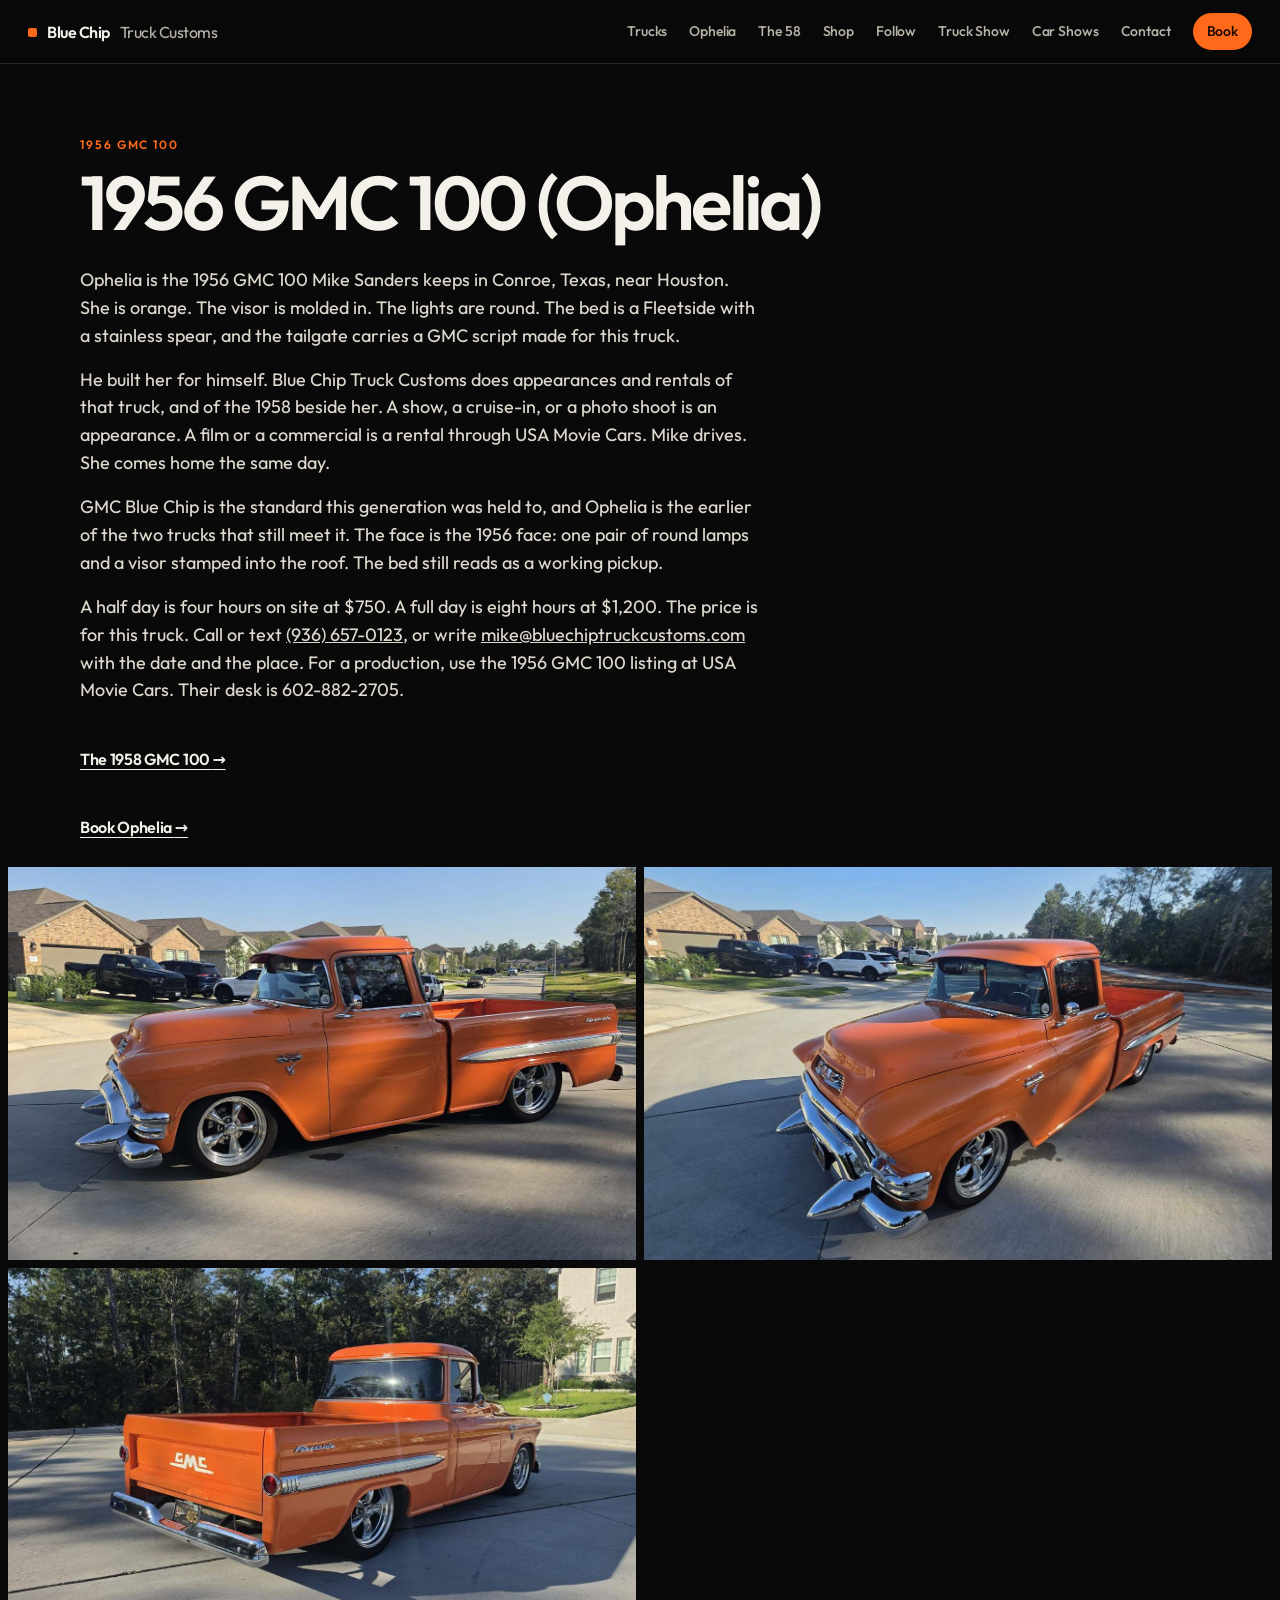
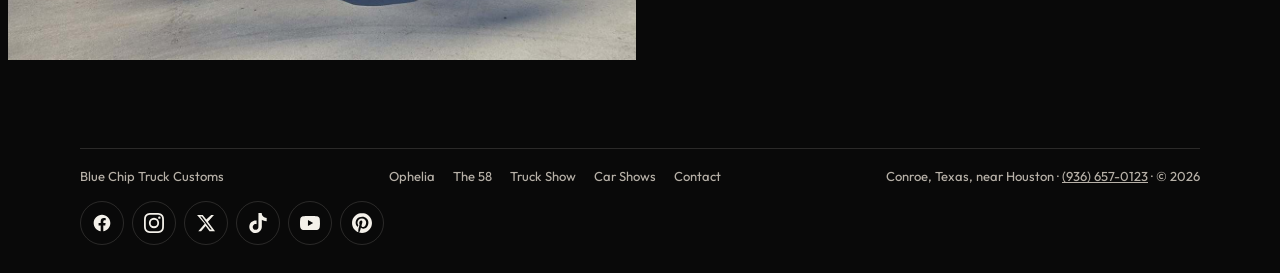
<file: ophelia/index.html>
<!DOCTYPE html>
<html lang="en">
<head>
<meta charset="utf-8">
<meta name="viewport" content="width=device-width, initial-scale=1">
<title>1956 GMC 100 (Ophelia) | Blue Chip Truck Customs</title>
<meta name="description" content="Ophelia is the orange 1956 GMC 100 at Blue Chip Truck Customs in Conroe, Texas, near Houston. Appearances and rentals, owner-driven.">
<link rel="canonical" href="https://bluechiptruckcustoms.com/ophelia/">
<meta name="theme-color" content="#090909">
<meta property="og:title" content="1956 GMC 100 (Ophelia) | Blue Chip Truck Customs">
<meta property="og:description" content="Ophelia is the orange 1956 GMC 100 at Blue Chip Truck Customs in Conroe, Texas, near Houston. Appearances and rentals, owner-driven.">
<meta property="og:type" content="website">
<meta property="og:url" content="https://bluechiptruckcustoms.com/ophelia/">
<meta property="og:image" content="https://bluechiptruckcustoms.com/images/ophelia-side.jpg">
<meta name="twitter:card" content="summary_large_image">
<link rel="icon" href="../favicon.svg" type="image/svg+xml">
<link rel="preload" href="../fonts/Outfit-Variable.woff2" as="font" type="font/woff2" crossorigin>
<link rel="stylesheet" href="../styles.css">
<link rel="stylesheet" href="../social.css">

<script type="application/ld+json">
{
  "@context": "https://schema.org",
  "@type": "LocalBusiness",
  "name": "Blue Chip Truck Customs",
  "url": "https://bluechiptruckcustoms.com/",
  "email": "mike@bluechiptruckcustoms.com",
  "telephone": "+1-936-657-0123",
  "image": "https://bluechiptruckcustoms.com/images/ophelia-side.jpg",
  "description": "Blue Chip Truck Customs books appearances and rentals of classic 1956 and 1958 GMC trucks in Conroe, Texas, near Houston. Owner-driven for shows and photos.",
  "areaServed": [
    { "@type": "City", "name": "Conroe" },
    { "@type": "City", "name": "Houston" }
  ]
}
</script>
<script>
!function(e){if(!window.pintrk){window.pintrk=function(){window.pintrk.queue.push(Array.prototype.slice.call(arguments))};var n=window.pintrk;n.queue=[],n.version="3.0";var t=document.createElement("script");t.async=!0,t.src=e;var r=document.getElementsByTagName("script")[0];r.parentNode.insertBefore(t,r)}}("https://s.pinimg.com/ct/core.js");
pintrk('load','2614106299351');
pintrk('page');
</script>
<noscript><img height="1" width="1" style="display:none;" alt="" src="https://ct.pinterest.com/v3/?event=init&tid=2614106299351&noscript=1"></noscript>
</head>
<body>
<a class="skip" href="#content">Skip to Ophelia</a>
<header class="site-header">
  <p class="mark">
    <a href="/">
      <span class="chip" aria-hidden="true"></span>
      Blue Chip
      <span class="mark-rest">Truck Customs</span>
    </a>
  </p>
  <nav class="nav" aria-label="Primary">
    <a href="/#trucks">Trucks</a>
    <a href="/ophelia/">Ophelia</a>
    <a href="/58/">The 58</a>
    <a href="/#shop">Shop</a>
    <a href="/#follow">Follow</a>
    <a href="/gmc-truck-show/">Truck Show</a>
    <a href="/shows/">Car Shows</a>
    <a href="/contact/">Contact</a>
    <a class="nav-book" href="/contact/">Book</a>
  </nav>
</header>

<main class="page" id="content">
  <div class="wrap">
    <p class="eyebrow accent-orange">1956 GMC 100</p>
    <h1>1956 GMC 100 (Ophelia)</h1>
    <div class="page-copy">
      <p>Ophelia is the 1956 GMC 100 Mike Sanders keeps in Conroe, Texas, near Houston. She is orange. The visor is molded in. The lights are round. The bed is a Fleetside with a stainless spear, and the tailgate carries a GMC script made for this truck.</p>
      <p>He built her for himself. Blue Chip Truck Customs does appearances and rentals of that truck, and of the 1958 beside her. A show, a cruise-in, or a photo shoot is an appearance. A film or a commercial is a rental through USA Movie Cars. Mike drives. She comes home the same day.</p>
      <p>GMC Blue Chip is the standard this generation was held to, and Ophelia is the earlier of the two trucks that still meet it. The face is the 1956 face: one pair of round lamps and a visor stamped into the roof. The bed still reads as a working pickup.</p>
      <p>A half day is four hours on site at $750. A full day is eight hours at $1,200. The price is for this truck. Call or text <a href="tel:+19366570123">(936) 657-0123</a>, or write <a href="mailto:mike@bluechiptruckcustoms.com?subject=Book%20Ophelia">mike@bluechiptruckcustoms.com</a> with the date and the place. For a production, use the 1956 GMC 100 listing at USA Movie Cars. Their desk is 602-882-2705.</p>
    </div>
    <p><a class="text-link" href="/58/">The 1958 GMC 100 <span aria-hidden="true">&rarr;</span></a></p>
    <p><a class="text-link" href="/contact/">Book Ophelia <span aria-hidden="true">&rarr;</span></a></p>
  </div>
  <div class="gallery">
    <img src="../images/ophelia-side.jpg" width="1584" height="891" alt="Orange 1956 GMC pickup Ophelia, front three-quarter, parked on a driveway">
    <img src="../images/ophelia-front.jpg" width="1440" height="811" alt="Front of Ophelia, GMC grille, chrome bumper, and bumper guards">
    <img src="../images/ophelia-rear.jpg" width="1440" height="811" alt="Rear of Ophelia, GMC tailgate script and Fleetside spear">
  </div>
</main>

<footer class="site-footer">
  <div class="wrap footer-row">
    <p>Blue Chip Truck Customs</p>
    <nav class="footer-links" aria-label="Pages">
      <a href="/ophelia/">Ophelia</a>
      <a href="/58/">The 58</a>
      <a href="/gmc-truck-show/">Truck Show</a>
      <a href="/shows/">Car Shows</a>
      <a href="/contact/">Contact</a>
    </nav>
    <p>Conroe, Texas, near Houston &middot; <a href="tel:+19366570123">(936) 657-0123</a> &middot; &copy; 2026</p>
  </div>
  <div class="wrap footer-social">
    <nav class="social-links" aria-label="Blue Chip on social media">
      <a href="https://www.facebook.com/BlueChipTruckCo" target="_blank" rel="noopener" aria-label="Blue Chip on Facebook">
        <svg viewBox="0 0 24 24" aria-hidden="true" focusable="false"><path d="M22 12.07C22 6.5 17.52 2 12 2S2 6.5 2 12.07C2 17.1 5.66 21.24 10.44 22v-7.01H7.9v-2.92h2.54V9.84c0-2.5 1.49-3.89 3.77-3.89 1.09 0 2.24.2 2.24.2v2.46h-1.26c-1.24 0-1.63.77-1.63 1.56v1.88h2.78l-.44 2.92h-2.34V22C18.34 21.24 22 17.1 22 12.07z"/></svg>
      </a>
      <a href="https://www.instagram.com/bluechiptruckco" target="_blank" rel="noopener" aria-label="Blue Chip on Instagram">
        <svg viewBox="0 0 24 24" aria-hidden="true" focusable="false"><path d="M12 2.16c3.2 0 3.58.01 4.85.07 1.17.05 1.8.25 2.23.41.56.22.96.48 1.38.9.42.42.68.82.9 1.38.16.42.36 1.06.41 2.23.06 1.27.07 1.65.07 4.85s-.01 3.58-.07 4.85c-.05 1.17-.25 1.8-.41 2.23-.22.56-.48.96-.9 1.38-.42.42-.82.68-1.38.9-.42.16-1.06.36-2.23.41-1.27.06-1.65.07-4.85.07s-3.58-.01-4.85-.07c-1.17-.05-1.8-.25-2.23-.42-.56-.22-.96-.48-1.38-.9-.42-.42-.68-.82-.9-1.38-.16-.42-.36-1.06-.42-2.23-.05-1.26-.07-1.65-.07-4.85s.02-3.58.07-4.85c.06-1.17.26-1.8.42-2.23.22-.57.48-.96.9-1.38.42-.42.82-.68 1.38-.9.42-.16 1.06-.36 2.23-.42 1.27-.04 1.65-.06 4.85-.06zM12 0C8.74 0 8.33.01 7.05.07 5.78.13 4.9.33 4.14.63c-.79.3-1.46.71-2.13 1.38S.94 3.35.63 4.14C.33 4.9.13 5.77.07 7.05.01 8.33 0 8.74 0 12s.01 3.67.07 4.95c.06 1.27.26 2.14.56 2.91.3.79.71 1.46 1.38 2.13s1.34 1.08 2.13 1.38c.77.3 1.64.5 2.91.56C8.33 23.99 8.74 24 12 24s3.67-.01 4.95-.07c1.27-.06 2.14-.26 2.91-.56.79-.3 1.46-.71 2.13-1.38s1.08-1.34 1.38-2.13c.3-.77.5-1.64.56-2.91.06-1.28.07-1.69.07-4.95s-.01-3.67-.07-4.95c-.06-1.27-.26-2.15-.56-2.91-.3-.79-.71-1.46-1.38-2.13S20.65.94 19.86.63c-.77-.3-1.64-.5-2.91-.56C15.67.01 15.26 0 12 0zm0 5.84A6.16 6.16 0 1 0 18.16 12 6.16 6.16 0 0 0 12 5.84zM12 16a4 4 0 1 1 4-4 4 4 0 0 1-4 4zm6.41-11.85a1.44 1.44 0 1 0 1.44 1.44 1.44 1.44 0 0 0-1.44-1.44z"/></svg>
      </a>
      <a href="https://x.com/BlueChipTruckCo" target="_blank" rel="noopener" aria-label="Blue Chip on X">
        <svg viewBox="0 0 24 24" aria-hidden="true" focusable="false"><path d="M18.24 2.25h3.31l-7.23 8.26 8.51 11.24h-6.6l-4.71-6.23-5.4 6.23H2.74l7.73-8.84L1.25 2.25H8.08l4.25 5.62 5.91-5.62zm-1.16 17.52h1.83L7.08 4.13H5.12z"/></svg>
      </a>
      <a href="https://www.tiktok.com/@bluechiptrucks" target="_blank" rel="noopener" aria-label="Blue Chip on TikTok">
        <svg viewBox="0 0 24 24" aria-hidden="true" focusable="false"><path d="M12.53.02c1.31-.02 2.61-.01 3.91-.02.08 1.53.63 3.09 1.75 4.17 1.12 1.11 2.7 1.62 4.24 1.79v4.03c-1.44-.05-2.89-.35-4.2-.97-.57-.26-1.1-.59-1.62-.93-.01 2.92.01 5.84-.02 8.75-.08 1.4-.54 2.79-1.35 3.94-1.31 1.92-3.58 3.17-5.91 3.21-1.43.08-2.86-.31-4.08-1.03-2.02-1.19-3.44-3.37-3.65-5.71-.02-.5-.03-1-.01-1.49.18-1.9 1.12-3.72 2.58-4.96 1.66-1.44 3.98-2.13 6.15-1.72.02 1.48-.04 2.96-.04 4.44-.99-.32-2.15-.23-3.02.37-.63.41-1.11 1.04-1.36 1.75-.21.51-.15 1.07-.14 1.61.24 1.64 1.82 3.02 3.5 2.87 1.12-.01 2.19-.66 2.77-1.61.19-.33.4-.67.41-1.06.1-1.79.06-3.57.07-5.36.01-4.03-.01-8.05.02-12.07z"/></svg>
      </a>
      <a href="https://www.youtube.com/@BlueChipTrucks" target="_blank" rel="noopener" aria-label="Blue Chip on YouTube">
        <svg viewBox="0 0 24 24" aria-hidden="true" focusable="false"><path d="M23.5 6.19a3.02 3.02 0 0 0-2.12-2.14C19.51 3.55 12 3.55 12 3.55s-7.51 0-9.38.5A3.02 3.02 0 0 0 .5 6.19C0 8.07 0 12 0 12s0 3.93.5 5.81a3.02 3.02 0 0 0 2.12 2.14c1.87.5 9.38.5 9.38.5s7.51 0 9.38-.5a3.02 3.02 0 0 0 2.12-2.14C24 15.93 24 12 24 12s0-3.93-.5-5.81zM9.55 15.57V8.43L15.82 12l-6.27 3.57z"/></svg>
      </a>
      <a href="https://www.pinterest.com/bluechiptruckcustoms/" target="_blank" rel="noopener" aria-label="Blue Chip on Pinterest">
        <svg viewBox="0 0 24 24" aria-hidden="true" focusable="false"><path d="M12.02 0C5.4 0 .03 5.37.03 11.99c0 5.08 3.16 9.42 7.62 11.16-.11-.95-.2-2.4.04-3.44.22-.94 1.41-5.96 1.41-5.96s-.36-.72-.36-1.78c0-1.66.97-2.91 2.17-2.91 1.02 0 1.52.77 1.52 1.69 0 1.03-.65 2.57-.99 4-.29 1.19.6 2.16 1.77 2.16 2.13 0 3.77-2.24 3.77-5.49 0-2.86-2.06-4.87-5.01-4.87-3.41 0-5.41 2.56-5.41 5.2 0 1.03.39 2.14.89 2.74.1.12.11.22.08.34-.09.38-.29 1.2-.33 1.36-.05.23-.17.27-.4.17-1.5-.69-2.43-2.88-2.43-4.65 0-3.78 2.75-7.25 7.92-7.25 4.16 0 7.39 2.97 7.39 6.92 0 4.14-2.61 7.46-6.23 7.46-1.21 0-2.35-.63-2.76-1.38l-.75 2.85c-.27 1.05-1 2.35-1.5 3.15 1.12.34 2.31.53 3.55.53 6.61 0 11.99-5.37 11.99-11.99C23.97 5.39 18.59.03 11.99.03L12.02 0z"/></svg>
      </a>
    </nav>
  </div>
</footer>
<script defer src="https://static.cloudflareinsights.com/beacon.min.js" data-cf-beacon='{"token": "c46e9bfa7f0347b4b09f15c0c2fdac21"}'></script>
</body>
</html>
</file>
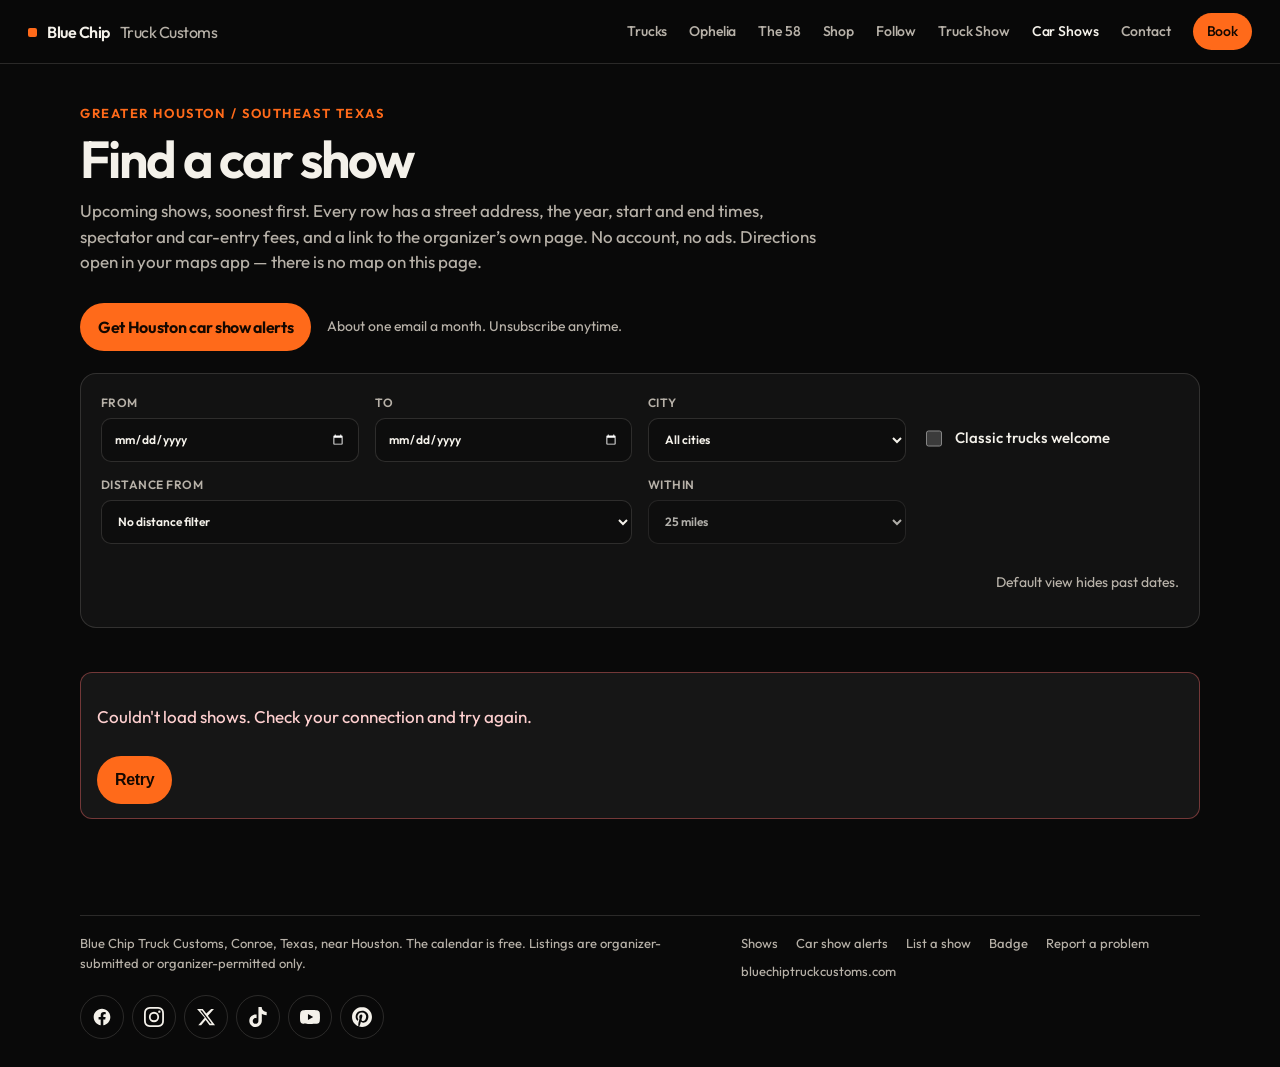
<file: shows/index.html>
<!DOCTYPE html>
<html lang="en">
<head>
<meta charset="utf-8">
<meta name="viewport" content="width=device-width, initial-scale=1">
<title>Car shows | Blue Chip Truck Customs</title>
<meta name="description" content="Free Greater Houston and Southeast Texas car show calendar from Blue Chip Truck Customs. Upcoming shows, soonest first.">
<link rel="canonical" href="https://bluechiptruckcustoms.com/shows/">
<meta name="theme-color" content="#090909">
<link rel="icon" href="/shows/favicon.png" type="image/png">
<link rel="preload" href="/shows/fonts/Outfit-Variable.woff2" as="font" type="font/woff2" crossorigin>
<link rel="stylesheet" href="/shows/styles.css">
<link rel="stylesheet" href="/social.css">

<script type="module" src="/shows/app.js"></script>
<!-- Cloudflare Web Analytics
     Enable only after Mike adds a token from the Cloudflare dashboard
     for bluechiptruckcustoms.com. Do not invent or commit a token.
     Official beacon, cookieless; UTM is not supported.
<script defer src="https://static.cloudflareinsights.com/beacon.min.js"
        data-cf-beacon='{"token": "REPLACE_WITH_TOKEN_FROM_MIKE_CLOUDFLARE_ACCOUNT"}'></script>
     End Cloudflare Web Analytics -->
</head>
<body>
  <a class="skip" href="#main">Skip to the shows</a>
  <header class="site-header">
    <p class="mark">
      <a href="/">
        <span class="chip" aria-hidden="true"></span>
        Blue Chip
        <span class="mark-rest">Truck Customs</span>
      </a>
    </p>
    <nav class="nav" aria-label="Primary">
      <a href="/#trucks">Trucks</a>
      <a href="/ophelia/">Ophelia</a>
      <a href="/58/">The 58</a>
      <a href="/#shop">Shop</a>
      <a href="/#follow">Follow</a>
      <a href="/gmc-truck-show/">Truck Show</a>
      <a href="/shows/" aria-current="page">Car Shows</a>
      <a href="/contact/">Contact</a>
      <a class="nav-book" href="/contact/">Book</a>
    </nav>
  </header>
<main id="main" class="page">
<div class="wrap">

  <p class="eyebrow">Greater Houston / Southeast Texas</p>
  <h1>Find a car show</h1>
  <p class="lede">Upcoming shows, soonest first. Every row has a street address, the year, start and end times, spectator and car-entry fees, and a link to the organizer’s own page. No account, no ads. Directions open in your maps app — there is no map on this page.</p>

  <p class="alerts-cta" style="margin:0 0 22px;display:flex;flex-wrap:wrap;align-items:center;gap:10px 16px">
    <a class="btn" href="/alerts/">Get Houston car show alerts</a>
    <span style="color:var(--muted);font-size:14px">About one email a month. Unsubscribe anytime.</span>
  </p>
  <form class="filters" id="filters" role="search">
    <label>From
      <input type="date" name="from" id="date-from">
    </label>
    <label>To
      <input type="date" name="to" id="date-to">
    </label>
    <label>City
      <select name="city" id="city">
        <option value="">All cities</option>
      </select>
    </label>
    <label class="check"><input type="checkbox" name="classic" id="classic"> Classic trucks welcome</label>
    <label class="span-2">Distance from
      <select name="origin" id="origin">
        <option value="">No distance filter</option>
      </select>
    </label>
    <label>Within
      <select name="radius" id="radius" disabled>
        <option value="10">10 miles</option>
        <option value="25" selected>25 miles</option>
        <option value="50">50 miles</option>
        <option value="100">100 miles</option>
      </select>
    </label>
    <div class="filters-meta">
      <p id="status">Loading shows…</p>
      <p>Default view hides past dates.</p>
    </div>
    <p class="problem" id="filter-problems" hidden></p>
  </form>

  <section class="detail" id="detail" hidden></section>
  <section class="list" id="list" aria-live="polite"></section>
  <p class="empty" id="empty" hidden>No upcoming shows are listed yet.</p>
  <div class="notice err load-error" id="load-error" hidden role="alert">
    <p>Couldn't load shows. Check your connection and try again.</p>
    <button type="button" class="btn" id="retry-shows">Retry</button>
  </div>

</div>
</main>
  <footer class="site-footer">
    <div class="wrap footer-row">
      <p>Blue Chip Truck Customs, Conroe, Texas, near Houston. The calendar is free. Listings are organizer-submitted or organizer-permitted only.</p>
      <div class="footer-links">
        <a href="/shows/">Shows</a>
        <a href="/alerts/">Car show alerts</a>
        <a href="https://carshow-finder.pages.dev/shows/submit/">List a show</a>
        <a href="/shows/badge/">Badge</a>
        <a href="https://carshow-finder.pages.dev/shows/report/">Report a problem</a>
        <a href="https://bluechiptruckcustoms.com/">bluechiptruckcustoms.com</a>
      </div>
    </div>
    <div class="wrap footer-social">
      <nav class="social-links" aria-label="Blue Chip on social media">
        <a href="https://www.facebook.com/BlueChipTruckCo" target="_blank" rel="noopener" aria-label="Blue Chip on Facebook">
          <svg viewBox="0 0 24 24" aria-hidden="true" focusable="false"><path d="M22 12.07C22 6.5 17.52 2 12 2S2 6.5 2 12.07C2 17.1 5.66 21.24 10.44 22v-7.01H7.9v-2.92h2.54V9.84c0-2.5 1.49-3.89 3.77-3.89 1.09 0 2.24.2 2.24.2v2.46h-1.26c-1.24 0-1.63.77-1.63 1.56v1.88h2.78l-.44 2.92h-2.34V22C18.34 21.24 22 17.1 22 12.07z"/></svg>
        </a>
        <a href="https://www.instagram.com/bluechiptruckco" target="_blank" rel="noopener" aria-label="Blue Chip on Instagram">
          <svg viewBox="0 0 24 24" aria-hidden="true" focusable="false"><path d="M12 2.16c3.2 0 3.58.01 4.85.07 1.17.05 1.8.25 2.23.41.56.22.96.48 1.38.9.42.42.68.82.9 1.38.16.42.36 1.06.41 2.23.06 1.27.07 1.65.07 4.85s-.01 3.58-.07 4.85c-.05 1.17-.25 1.8-.41 2.23-.22.56-.48.96-.9 1.38-.42.42-.82.68-1.38.9-.42.16-1.06.36-2.23.41-1.27.06-1.65.07-4.85.07s-3.58-.01-4.85-.07c-1.17-.05-1.8-.25-2.23-.42-.56-.22-.96-.48-1.38-.9-.42-.42-.68-.82-.9-1.38-.16-.42-.36-1.06-.42-2.23-.05-1.26-.07-1.65-.07-4.85s.02-3.58.07-4.85c.06-1.17.26-1.8.42-2.23.22-.57.48-.96.9-1.38.42-.42.82-.68 1.38-.9.42-.16 1.06-.36 2.23-.42 1.27-.04 1.65-.06 4.85-.06zM12 0C8.74 0 8.33.01 7.05.07 5.78.13 4.9.33 4.14.63c-.79.3-1.46.71-2.13 1.38S.94 3.35.63 4.14C.33 4.9.13 5.77.07 7.05.01 8.33 0 8.74 0 12s.01 3.67.07 4.95c.06 1.27.26 2.14.56 2.91.3.79.71 1.46 1.38 2.13s1.34 1.08 2.13 1.38c.77.3 1.64.5 2.91.56C8.33 23.99 8.74 24 12 24s3.67-.01 4.95-.07c1.27-.06 2.14-.26 2.91-.56.79-.3 1.46-.71 2.13-1.38s1.08-1.34 1.38-2.13c.3-.77.5-1.64.56-2.91.06-1.28.07-1.69.07-4.95s-.01-3.67-.07-4.95c-.06-1.27-.26-2.15-.56-2.91-.3-.79-.71-1.46-1.38-2.13S20.65.94 19.86.63c-.77-.3-1.64-.5-2.91-.56C15.67.01 15.26 0 12 0zm0 5.84A6.16 6.16 0 1 0 18.16 12 6.16 6.16 0 0 0 12 5.84zM12 16a4 4 0 1 1 4-4 4 4 0 0 1-4 4zm6.41-11.85a1.44 1.44 0 1 0 1.44 1.44 1.44 1.44 0 0 0-1.44-1.44z"/></svg>
        </a>
        <a href="https://x.com/BlueChipTruckCo" target="_blank" rel="noopener" aria-label="Blue Chip on X">
          <svg viewBox="0 0 24 24" aria-hidden="true" focusable="false"><path d="M18.24 2.25h3.31l-7.23 8.26 8.51 11.24h-6.6l-4.71-6.23-5.4 6.23H2.74l7.73-8.84L1.25 2.25H8.08l4.25 5.62 5.91-5.62zm-1.16 17.52h1.83L7.08 4.13H5.12z"/></svg>
        </a>
        <a href="https://www.tiktok.com/@bluechiptrucks" target="_blank" rel="noopener" aria-label="Blue Chip on TikTok">
          <svg viewBox="0 0 24 24" aria-hidden="true" focusable="false"><path d="M12.53.02c1.31-.02 2.61-.01 3.91-.02.08 1.53.63 3.09 1.75 4.17 1.12 1.11 2.7 1.62 4.24 1.79v4.03c-1.44-.05-2.89-.35-4.2-.97-.57-.26-1.1-.59-1.62-.93-.01 2.92.01 5.84-.02 8.75-.08 1.4-.54 2.79-1.35 3.94-1.31 1.92-3.58 3.17-5.91 3.21-1.43.08-2.86-.31-4.08-1.03-2.02-1.19-3.44-3.37-3.65-5.71-.02-.5-.03-1-.01-1.49.18-1.9 1.12-3.72 2.58-4.96 1.66-1.44 3.98-2.13 6.15-1.72.02 1.48-.04 2.96-.04 4.44-.99-.32-2.15-.23-3.02.37-.63.41-1.11 1.04-1.36 1.75-.21.51-.15 1.07-.14 1.61.24 1.64 1.82 3.02 3.5 2.87 1.12-.01 2.19-.66 2.77-1.61.19-.33.4-.67.41-1.06.1-1.79.06-3.57.07-5.36.01-4.03-.01-8.05.02-12.07z"/></svg>
        </a>
        <a href="https://www.youtube.com/@BlueChipTrucks" target="_blank" rel="noopener" aria-label="Blue Chip on YouTube">
          <svg viewBox="0 0 24 24" aria-hidden="true" focusable="false"><path d="M23.5 6.19a3.02 3.02 0 0 0-2.12-2.14C19.51 3.55 12 3.55 12 3.55s-7.51 0-9.38.5A3.02 3.02 0 0 0 .5 6.19C0 8.07 0 12 0 12s0 3.93.5 5.81a3.02 3.02 0 0 0 2.12 2.14c1.87.5 9.38.5 9.38.5s7.51 0 9.38-.5a3.02 3.02 0 0 0 2.12-2.14C24 15.93 24 12 24 12s0-3.93-.5-5.81zM9.55 15.57V8.43L15.82 12l-6.27 3.57z"/></svg>
        </a>
        <a href="https://www.pinterest.com/bluechiptruckcustoms/" target="_blank" rel="noopener" aria-label="Blue Chip on Pinterest">
          <svg viewBox="0 0 24 24" aria-hidden="true" focusable="false"><path d="M12.02 0C5.4 0 .03 5.37.03 11.99c0 5.08 3.16 9.42 7.62 11.16-.11-.95-.2-2.4.04-3.44.22-.94 1.41-5.96 1.41-5.96s-.36-.72-.36-1.78c0-1.66.97-2.91 2.17-2.91 1.02 0 1.52.77 1.52 1.69 0 1.03-.65 2.57-.99 4-.29 1.19.6 2.16 1.77 2.16 2.13 0 3.77-2.24 3.77-5.49 0-2.86-2.06-4.87-5.01-4.87-3.41 0-5.41 2.56-5.41 5.2 0 1.03.39 2.14.89 2.74.1.12.11.22.08.34-.09.38-.29 1.2-.33 1.36-.05.23-.17.27-.4.17-1.5-.69-2.43-2.88-2.43-4.65 0-3.78 2.75-7.25 7.92-7.25 4.16 0 7.39 2.97 7.39 6.92 0 4.14-2.61 7.46-6.23 7.46-1.21 0-2.35-.63-2.76-1.38l-.75 2.85c-.27 1.05-1 2.35-1.5 3.15 1.12.34 2.31.53 3.55.53 6.61 0 11.99-5.37 11.99-11.99C23.97 5.39 18.59.03 11.99.03L12.02 0z"/></svg>
        </a>
      </nav>
    </div>
  </footer>
<script defer src="https://static.cloudflareinsights.com/beacon.min.js" data-cf-beacon='{"token": "c46e9bfa7f0347b4b09f15c0c2fdac21"}'></script>
</body>
</html>
</file>
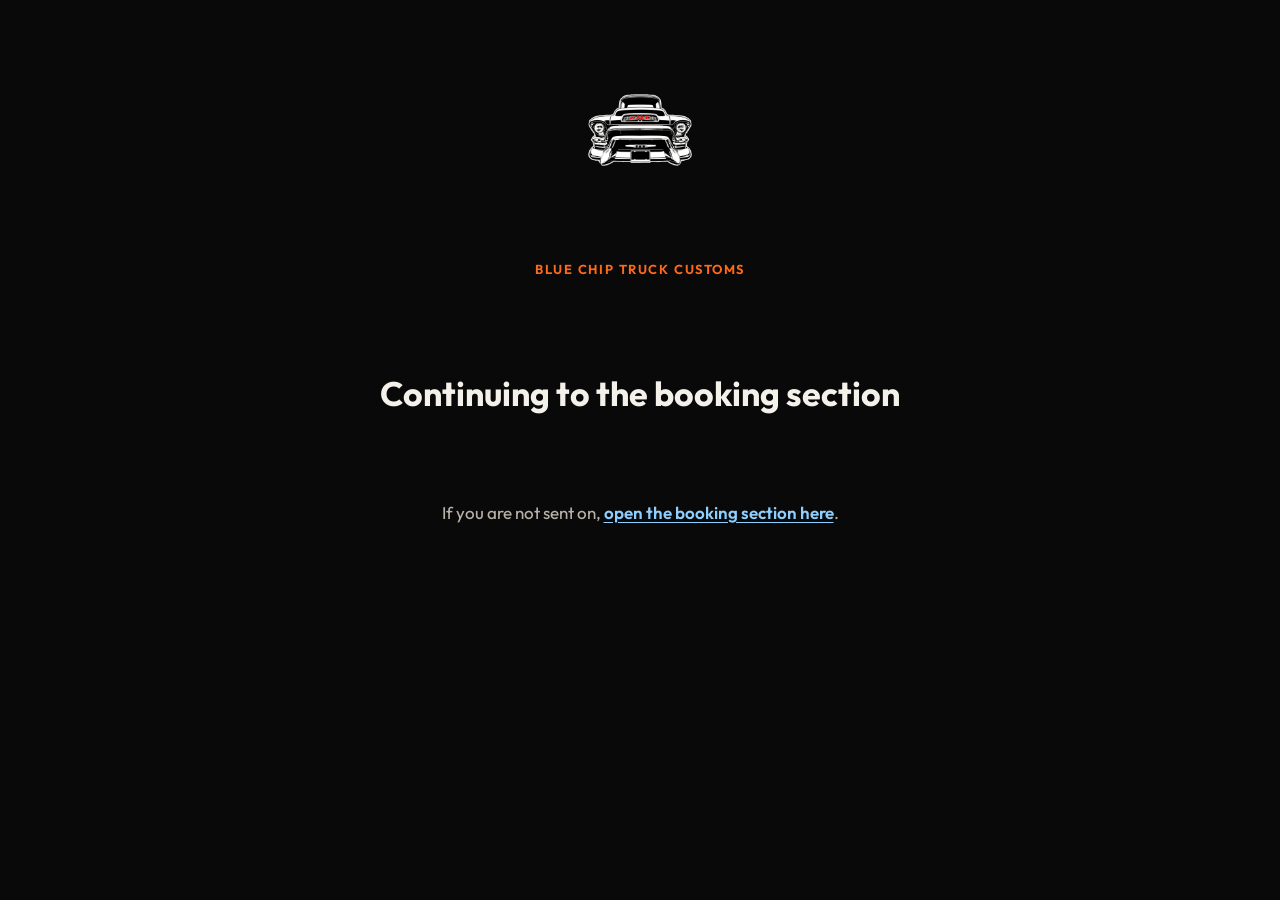
<file: go/book/index.html>
<!DOCTYPE html>
<html lang="en">
<head>
<meta charset="utf-8">
<meta name="viewport" content="width=device-width, initial-scale=1">
<title>Book | Blue Chip Truck Customs</title>
<meta name="robots" content="noindex, nofollow">
<meta name="theme-color" content="#090909">
<link rel="icon" href="/shows/favicon.png" type="image/png">
<link rel="preload" href="/shows/fonts/Outfit-Variable.woff2" as="font" type="font/woff2" crossorigin>
<link rel="stylesheet" href="/shows/styles.css">
<meta http-equiv="refresh" content="2;url=https://bluechiptruckcustoms.com/#book">
<!-- Cloudflare Web Analytics
     Enable only after Mike adds a token from the Cloudflare dashboard
     for bluechiptruckcustoms.com. Do not invent or commit a token.
<script defer src="https://static.cloudflareinsights.com/beacon.min.js"
        data-cf-beacon='{"token": "REPLACE_WITH_TOKEN_FROM_MIKE_CLOUDFLARE_ACCOUNT"}'></script>
     End Cloudflare Web Analytics -->
</head>
<body>
  <main class="hop wrap">
    <p><img src="/shows/logo.png" width="160" height="110" alt="Blue Chip Truck Customs"></p>
    <p class="eyebrow">Blue Chip Truck Customs</p>
    <h1>Continuing to the booking section</h1>
    <p class="lede">If you are not sent on, <a class="text-link" href="https://bluechiptruckcustoms.com/#book" rel="noopener noreferrer">open the booking section here</a>.</p>
  </main>
  <script>
    setTimeout(function () {
      window.location.href = 'https://bluechiptruckcustoms.com/#book';
    }, 1200);
  </script>
</body>
</html>
</file>
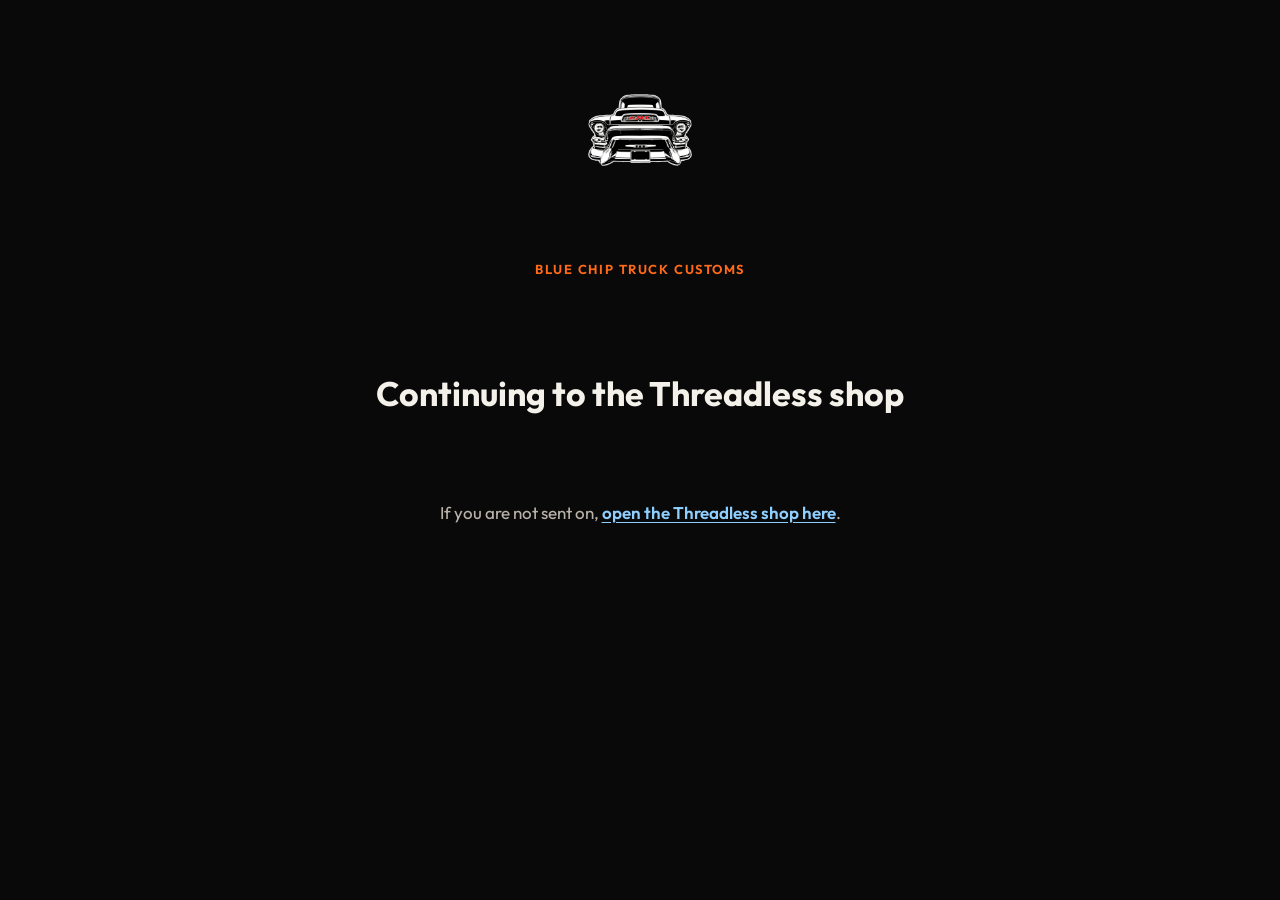
<file: go/shop/index.html>
<!DOCTYPE html>
<html lang="en">
<head>
<meta charset="utf-8">
<meta name="viewport" content="width=device-width, initial-scale=1">
<title>Shop | Blue Chip Truck Customs</title>
<meta name="robots" content="noindex, nofollow">
<meta name="theme-color" content="#090909">
<link rel="icon" href="/shows/favicon.png" type="image/png">
<link rel="preload" href="/shows/fonts/Outfit-Variable.woff2" as="font" type="font/woff2" crossorigin>
<link rel="stylesheet" href="/shows/styles.css">
<meta http-equiv="refresh" content="2;url=https://1956gmc.threadless.com">
<!-- Cloudflare Web Analytics
     Enable only after Mike adds a token from the Cloudflare dashboard
     for bluechiptruckcustoms.com. Do not invent or commit a token.
<script defer src="https://static.cloudflareinsights.com/beacon.min.js"
        data-cf-beacon='{"token": "REPLACE_WITH_TOKEN_FROM_MIKE_CLOUDFLARE_ACCOUNT"}'></script>
     End Cloudflare Web Analytics -->
</head>
<body>
  <main class="hop wrap">
    <p><img src="/shows/logo.png" width="160" height="110" alt="Blue Chip Truck Customs"></p>
    <p class="eyebrow">Blue Chip Truck Customs</p>
    <h1>Continuing to the Threadless shop</h1>
    <p class="lede">If you are not sent on, <a class="text-link" href="https://1956gmc.threadless.com" rel="noopener noreferrer">open the Threadless shop here</a>.</p>
  </main>
  <script>
    setTimeout(function () {
      window.location.href = 'https://1956gmc.threadless.com';
    }, 1200);
  </script>
</body>
</html>
</file>
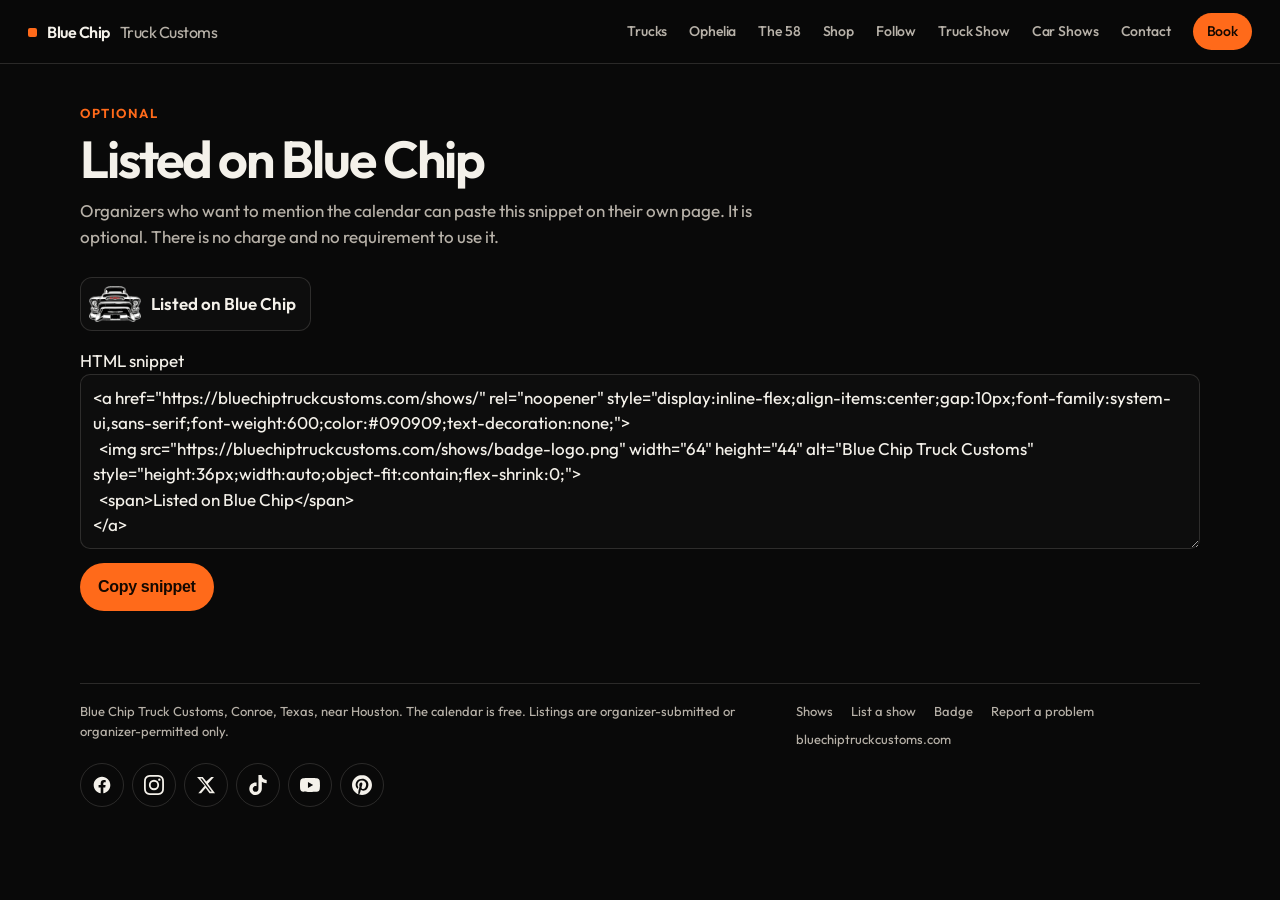
<file: shows/badge/index.html>
<!DOCTYPE html>
<html lang="en">
<head>
<meta charset="utf-8">
<meta name="viewport" content="width=device-width, initial-scale=1">
<title>Listed on Blue Chip badge | Blue Chip Truck Customs</title>
<meta name="description" content="Optional Listed on Blue Chip badge for organizers who want to mention the free Blue Chip car show calendar.">
<link rel="canonical" href="https://bluechiptruckcustoms.com/shows/badge/">
<meta name="theme-color" content="#090909">
<link rel="icon" href="/shows/favicon.png" type="image/png">
<link rel="preload" href="/shows/fonts/Outfit-Variable.woff2" as="font" type="font/woff2" crossorigin>
<link rel="stylesheet" href="/shows/styles.css">
<link rel="stylesheet" href="/social.css">

<!-- Cloudflare Web Analytics
     Enable only after Mike adds a token from the Cloudflare dashboard
     for bluechiptruckcustoms.com. Do not invent or commit a token.
     Official beacon, cookieless; UTM is not supported.
<script defer src="https://static.cloudflareinsights.com/beacon.min.js"
        data-cf-beacon='{"token": "REPLACE_WITH_TOKEN_FROM_MIKE_CLOUDFLARE_ACCOUNT"}'></script>
     End Cloudflare Web Analytics -->
</head>
<body>
  <a class="skip" href="#main">Skip to the badge</a>
  <header class="site-header">
    <p class="mark">
      <a href="/">
        <span class="chip" aria-hidden="true"></span>
        Blue Chip
        <span class="mark-rest">Truck Customs</span>
      </a>
    </p>
    <nav class="nav" aria-label="Primary">
      <a href="/#trucks">Trucks</a>
      <a href="/ophelia/">Ophelia</a>
      <a href="/58/">The 58</a>
      <a href="/#shop">Shop</a>
      <a href="/#follow">Follow</a>
      <a href="/gmc-truck-show/">Truck Show</a>
      <a href="/shows/">Car Shows</a>
      <a href="/contact/">Contact</a>
      <a class="nav-book" href="/contact/">Book</a>
    </nav>
  </header>
<main id="main" class="page">
<div class="wrap">

  <p class="eyebrow">Optional</p>
  <h1>Listed on Blue Chip</h1>
  <p class="lede">Organizers who want to mention the calendar can paste this snippet on their own page. It is optional. There is no charge and no requirement to use it.</p>
  <p>
    <a class="badge-preview" href="/shows/">
      <img src="/shows/badge-logo.png" width="256" height="176" alt="">
      <span>Listed on Blue Chip</span>
    </a>
  </p>
  <label class="full">HTML snippet
    <textarea id="snippet" readonly rows="6"></textarea>
  </label>
  <div class="form-actions">
    <button class="btn" type="button" id="copy">Copy snippet</button>
  </div>

</div>
</main>
  <footer class="site-footer">
    <div class="wrap footer-row">
      <p>Blue Chip Truck Customs, Conroe, Texas, near Houston. The calendar is free. Listings are organizer-submitted or organizer-permitted only.</p>
      <div class="footer-links">
        <a href="/shows/">Shows</a>
        <a href="https://carshow-finder.pages.dev/shows/submit/">List a show</a>
        <a href="/shows/badge/">Badge</a>
        <a href="https://carshow-finder.pages.dev/shows/report/">Report a problem</a>
        <a href="https://bluechiptruckcustoms.com/">bluechiptruckcustoms.com</a>
      </div>
    </div>
    <div class="wrap footer-social">
      <nav class="social-links" aria-label="Blue Chip on social media">
        <a href="https://www.facebook.com/BlueChipTruckCo" target="_blank" rel="noopener" aria-label="Blue Chip on Facebook">
          <svg viewBox="0 0 24 24" aria-hidden="true" focusable="false"><path d="M22 12.07C22 6.5 17.52 2 12 2S2 6.5 2 12.07C2 17.1 5.66 21.24 10.44 22v-7.01H7.9v-2.92h2.54V9.84c0-2.5 1.49-3.89 3.77-3.89 1.09 0 2.24.2 2.24.2v2.46h-1.26c-1.24 0-1.63.77-1.63 1.56v1.88h2.78l-.44 2.92h-2.34V22C18.34 21.24 22 17.1 22 12.07z"/></svg>
        </a>
        <a href="https://www.instagram.com/bluechiptruckco" target="_blank" rel="noopener" aria-label="Blue Chip on Instagram">
          <svg viewBox="0 0 24 24" aria-hidden="true" focusable="false"><path d="M12 2.16c3.2 0 3.58.01 4.85.07 1.17.05 1.8.25 2.23.41.56.22.96.48 1.38.9.42.42.68.82.9 1.38.16.42.36 1.06.41 2.23.06 1.27.07 1.65.07 4.85s-.01 3.58-.07 4.85c-.05 1.17-.25 1.8-.41 2.23-.22.56-.48.96-.9 1.38-.42.42-.82.68-1.38.9-.42.16-1.06.36-2.23.41-1.27.06-1.65.07-4.85.07s-3.58-.01-4.85-.07c-1.17-.05-1.8-.25-2.23-.42-.56-.22-.96-.48-1.38-.9-.42-.42-.68-.82-.9-1.38-.16-.42-.36-1.06-.42-2.23-.05-1.26-.07-1.65-.07-4.85s.02-3.58.07-4.85c.06-1.17.26-1.8.42-2.23.22-.57.48-.96.9-1.38.42-.42.82-.68 1.38-.9.42-.16 1.06-.36 2.23-.42 1.27-.04 1.65-.06 4.85-.06zM12 0C8.74 0 8.33.01 7.05.07 5.78.13 4.9.33 4.14.63c-.79.3-1.46.71-2.13 1.38S.94 3.35.63 4.14C.33 4.9.13 5.77.07 7.05.01 8.33 0 8.74 0 12s.01 3.67.07 4.95c.06 1.27.26 2.14.56 2.91.3.79.71 1.46 1.38 2.13s1.34 1.08 2.13 1.38c.77.3 1.64.5 2.91.56C8.33 23.99 8.74 24 12 24s3.67-.01 4.95-.07c1.27-.06 2.14-.26 2.91-.56.79-.3 1.46-.71 2.13-1.38s1.08-1.34 1.38-2.13c.3-.77.5-1.64.56-2.91.06-1.28.07-1.69.07-4.95s-.01-3.67-.07-4.95c-.06-1.27-.26-2.15-.56-2.91-.3-.79-.71-1.46-1.38-2.13S20.65.94 19.86.63c-.77-.3-1.64-.5-2.91-.56C15.67.01 15.26 0 12 0zm0 5.84A6.16 6.16 0 1 0 18.16 12 6.16 6.16 0 0 0 12 5.84zM12 16a4 4 0 1 1 4-4 4 4 0 0 1-4 4zm6.41-11.85a1.44 1.44 0 1 0 1.44 1.44 1.44 1.44 0 0 0-1.44-1.44z"/></svg>
        </a>
        <a href="https://x.com/BlueChipTruckCo" target="_blank" rel="noopener" aria-label="Blue Chip on X">
          <svg viewBox="0 0 24 24" aria-hidden="true" focusable="false"><path d="M18.24 2.25h3.31l-7.23 8.26 8.51 11.24h-6.6l-4.71-6.23-5.4 6.23H2.74l7.73-8.84L1.25 2.25H8.08l4.25 5.62 5.91-5.62zm-1.16 17.52h1.83L7.08 4.13H5.12z"/></svg>
        </a>
        <a href="https://www.tiktok.com/@bluechiptrucks" target="_blank" rel="noopener" aria-label="Blue Chip on TikTok">
          <svg viewBox="0 0 24 24" aria-hidden="true" focusable="false"><path d="M12.53.02c1.31-.02 2.61-.01 3.91-.02.08 1.53.63 3.09 1.75 4.17 1.12 1.11 2.7 1.62 4.24 1.79v4.03c-1.44-.05-2.89-.35-4.2-.97-.57-.26-1.1-.59-1.62-.93-.01 2.92.01 5.84-.02 8.75-.08 1.4-.54 2.79-1.35 3.94-1.31 1.92-3.58 3.17-5.91 3.21-1.43.08-2.86-.31-4.08-1.03-2.02-1.19-3.44-3.37-3.65-5.71-.02-.5-.03-1-.01-1.49.18-1.9 1.12-3.72 2.58-4.96 1.66-1.44 3.98-2.13 6.15-1.72.02 1.48-.04 2.96-.04 4.44-.99-.32-2.15-.23-3.02.37-.63.41-1.11 1.04-1.36 1.75-.21.51-.15 1.07-.14 1.61.24 1.64 1.82 3.02 3.5 2.87 1.12-.01 2.19-.66 2.77-1.61.19-.33.4-.67.41-1.06.1-1.79.06-3.57.07-5.36.01-4.03-.01-8.05.02-12.07z"/></svg>
        </a>
        <a href="https://www.youtube.com/@BlueChipTrucks" target="_blank" rel="noopener" aria-label="Blue Chip on YouTube">
          <svg viewBox="0 0 24 24" aria-hidden="true" focusable="false"><path d="M23.5 6.19a3.02 3.02 0 0 0-2.12-2.14C19.51 3.55 12 3.55 12 3.55s-7.51 0-9.38.5A3.02 3.02 0 0 0 .5 6.19C0 8.07 0 12 0 12s0 3.93.5 5.81a3.02 3.02 0 0 0 2.12 2.14c1.87.5 9.38.5 9.38.5s7.51 0 9.38-.5a3.02 3.02 0 0 0 2.12-2.14C24 15.93 24 12 24 12s0-3.93-.5-5.81zM9.55 15.57V8.43L15.82 12l-6.27 3.57z"/></svg>
        </a>
        <a href="https://www.pinterest.com/bluechiptruckcustoms/" target="_blank" rel="noopener" aria-label="Blue Chip on Pinterest">
          <svg viewBox="0 0 24 24" aria-hidden="true" focusable="false"><path d="M12.02 0C5.4 0 .03 5.37.03 11.99c0 5.08 3.16 9.42 7.62 11.16-.11-.95-.2-2.4.04-3.44.22-.94 1.41-5.96 1.41-5.96s-.36-.72-.36-1.78c0-1.66.97-2.91 2.17-2.91 1.02 0 1.52.77 1.52 1.69 0 1.03-.65 2.57-.99 4-.29 1.19.6 2.16 1.77 2.16 2.13 0 3.77-2.24 3.77-5.49 0-2.86-2.06-4.87-5.01-4.87-3.41 0-5.41 2.56-5.41 5.2 0 1.03.39 2.14.89 2.74.1.12.11.22.08.34-.09.38-.29 1.2-.33 1.36-.05.23-.17.27-.4.17-1.5-.69-2.43-2.88-2.43-4.65 0-3.78 2.75-7.25 7.92-7.25 4.16 0 7.39 2.97 7.39 6.92 0 4.14-2.61 7.46-6.23 7.46-1.21 0-2.35-.63-2.76-1.38l-.75 2.85c-.27 1.05-1 2.35-1.5 3.15 1.12.34 2.31.53 3.55.53 6.61 0 11.99-5.37 11.99-11.99C23.97 5.39 18.59.03 11.99.03L12.02 0z"/></svg>
        </a>
      </nav>
    </div>
  </footer>
<script>
const snippet = `<a href="https://bluechiptruckcustoms.com/shows/" rel="noopener" style="display:inline-flex;align-items:center;gap:10px;font-family:system-ui,sans-serif;font-weight:600;color:#090909;text-decoration:none;">
  <img src="https://bluechiptruckcustoms.com/shows/badge-logo.png" width="64" height="44" alt="Blue Chip Truck Customs" style="height:36px;width:auto;object-fit:contain;flex-shrink:0;">
  <span>Listed on Blue Chip</span>
</a>`;
document.getElementById("snippet").value = snippet;
document.getElementById("copy").addEventListener("click", async () => {
  await navigator.clipboard.writeText(snippet);
  document.getElementById("copy").textContent = "Copied";
});
</script>
<script defer src="https://static.cloudflareinsights.com/beacon.min.js" data-cf-beacon='{"token": "c46e9bfa7f0347b4b09f15c0c2fdac21"}'></script>
</body>
</html>
</file>
<file: styles.css>
@font-face {
  font-family: Outfit;
  src: url("fonts/Outfit-Variable.woff2") format("woff2");
  font-weight: 100 900;
  font-style: normal;
  font-display: swap;
}

:root {
  --bg: #090909;
  --ink: #f4f1ea;
  --muted: #b7b1a8;
  --line: rgba(244, 241, 234, 0.14);
  --orange: #ff6a1a;
  --blue: #8ecfff;
  --max: 1120px;
  --header: 64px;
}

* { box-sizing: border-box; }

html { scroll-behavior: smooth; }

html,
body { overflow-x: clip; }

body {
  margin: 0;
  background: var(--bg);
  color: var(--ink);
  font-family: Outfit, "Segoe UI", system-ui, sans-serif;
  font-size: 17px;
  font-weight: 430;
  line-height: 1.5;
  text-rendering: optimizeLegibility;
  -webkit-font-smoothing: antialiased;
  color-scheme: dark;
}

img { display: block; max-width: 100%; height: auto; }

a { color: inherit; }

::selection {
  background: var(--orange);
  color: #140800;
}

.skip {
  position: absolute;
  left: 12px;
  top: -48px;
  z-index: 20;
  padding: 8px 12px;
  background: var(--orange);
  color: #140800;
  font-weight: 600;
  text-decoration: none;
}

.skip:focus { top: 12px; }

.sr {
  position: absolute;
  width: 1px;
  height: 1px;
  padding: 0;
  margin: -1px;
  overflow: hidden;
  clip: rect(0, 0, 0, 0);
  white-space: nowrap;
  border: 0;
}

.wrap {
  width: min(var(--max), calc(100% - 48px));
  margin-inline: auto;
}

.site-header {
  position: sticky;
  top: 0;
  z-index: 5;
  display: flex;
  align-items: center;
  justify-content: space-between;
  gap: 20px;
  height: var(--header);
  padding: 0 28px;
  background: rgba(9, 9, 9, 0.9);
  border-bottom: 1px solid var(--line);
  backdrop-filter: blur(16px);
}

.mark {
  margin: 0;
  font-size: 16px;
  font-weight: 600;
  letter-spacing: -0.03em;
  line-height: 1;
}

.mark a {
  display: inline-flex;
  align-items: center;
  gap: 10px;
  text-decoration: none;
}

.chip {
  width: 9px;
  height: 9px;
  border-radius: 2px;
  background: var(--orange);
}

.mark-rest {
  font-weight: 430;
  color: var(--muted);
}

.nav {
  display: flex;
  align-items: center;
  gap: 22px;
}

.nav a {
  font-size: 14px;
  font-weight: 520;
  letter-spacing: -0.01em;
  text-decoration: none;
  color: var(--muted);
}

.nav a:hover { color: var(--ink); }

.nav-book {
  padding: 8px 14px;
  border-radius: 999px;
  background: var(--orange);
  color: #140800;
}

.nav a.nav-book { color: #140800; }

.nav-book:hover { background: #ff8140; }

a:focus-visible,
.panel:focus-visible {
  outline: 2px solid var(--orange);
  outline-offset: 3px;
}

.hero {
  display: grid;
  grid-template-columns: 1fr 1fr;
  gap: 3px;
  background: #000;
}

.panel {
  position: relative;
  display: block;
  overflow: hidden;
  aspect-ratio: 16 / 10;
  color: #fff;
  text-decoration: none;
}

.panel img {
  position: absolute;
  inset: 0;
  width: 100%;
  height: 100%;
  object-fit: cover;
  object-position: 50% 62%;
  transition: transform 0.7s ease;
}

.panel .slate { object-position: 42% 58%; }

.panel:hover img { transform: scale(1.035); }

.panel-shade {
  position: absolute;
  inset: auto 0 0 0;
  height: 46%;
  background: linear-gradient(to top, rgba(0, 0, 0, 0.78), rgba(0, 0, 0, 0));
  pointer-events: none;
}

.panel-label {
  position: absolute;
  left: 24px;
  right: 24px;
  bottom: 22px;
  display: flex;
  flex-direction: column;
  gap: 2px;
}

.panel-year {
  font-size: 12px;
  font-weight: 560;
  letter-spacing: 0.16em;
  text-transform: uppercase;
  color: rgba(255, 255, 255, 0.78);
}

.panel-name {
  font-size: clamp(40px, 4.6vw, 68px);
  font-weight: 600;
  letter-spacing: -0.045em;
  line-height: 0.92;
}

.story { padding: 96px 0 20px; }

.eyebrow {
  margin: 0 0 14px;
  font-size: 12px;
  font-weight: 600;
  letter-spacing: 0.16em;
  text-transform: uppercase;
  color: var(--orange);
}

.accent-blue { color: var(--blue); }

.display {
  max-width: min(11em, 100%);
  margin: 0;
  font-size: clamp(40px, 5.6vw, 80px);
  font-weight: 560;
  letter-spacing: -0.046em;
  line-height: 0.98;
  text-wrap: balance;
}

.where {
  margin: 22px 0 0;
  color: var(--muted);
  font-size: 13px;
  font-weight: 560;
  letter-spacing: 0.16em;
  text-transform: uppercase;
}

.chapter { padding-top: 96px; }

.chapter-head {
  display: grid;
  grid-template-columns: 0.85fr 1.15fr;
  gap: 28px 48px;
  align-items: end;
}

h2 {
  margin: 0;
  font-size: clamp(48px, 11vw, 108px);
  font-weight: 600;
  letter-spacing: -0.05em;
  line-height: 0.86;
  text-wrap: balance;
}

.copy p,
.lead,
.book-copy p {
  margin: 0;
  color: #ddd7ce;
  font-size: 18px;
  line-height: 1.5;
}

.chapter h2 {
  max-width: 9em;
  font-size: clamp(32px, 4.8vw, 64px);
  line-height: 0.92;
}

.prose {
  display: flex;
  flex-direction: column;
  gap: 16px;
  max-width: 40em;
  margin-top: 28px;
}

.prose p,
.page-copy p {
  margin: 0;
  color: #ddd7ce;
  font-size: 18px;
  line-height: 1.55;
}

.page { padding: 72px 0 88px; }

.page h1 {
  margin: 0;
  max-width: 12em;
  font-size: clamp(40px, 6vw, 76px);
  font-weight: 600;
  letter-spacing: -0.05em;
  line-height: 0.92;
}

.page-copy {
  display: flex;
  flex-direction: column;
  gap: 16px;
  max-width: 40em;
  margin-top: 28px;
}

.page .book-copy { margin-top: 28px; }

.footer-links {
  display: flex;
  flex-wrap: wrap;
  gap: 8px 18px;
}

.footer-links a {
  color: var(--muted);
  font-size: 13px;
  text-decoration: none;
}

.footer-links a:hover { color: var(--ink); }

.facts {
  display: grid;
  grid-template-columns: repeat(4, minmax(0, 1fr));
  gap: 16px 18px;
  margin: 28px auto 0;
  padding-top: 18px;
  border-top: 1px solid var(--line);
}

.facts div { min-width: 0; }

.facts dt {
  margin: 0;
  color: var(--muted);
  font-size: 11px;
  font-weight: 600;
  letter-spacing: 0.14em;
  text-transform: uppercase;
}

.facts dd {
  margin: 6px 0 0;
  font-size: 15px;
  font-weight: 520;
  letter-spacing: -0.02em;
}

.gallery {
  display: grid;
  grid-template-columns: minmax(0, 1fr) minmax(0, 1fr);
  gap: 8px;
  margin-top: 28px;
  padding: 0 8px;
}

.gallery img {
  width: 100%;
  aspect-ratio: 16 / 10;
  object-fit: cover;
  background: #161616;
}

.gallery-detail { grid-template-columns: minmax(0, 1.6fr) minmax(0, 1fr); }

.gallery-detail img,
.gallery-detail .wheel {
  height: auto;
  aspect-ratio: 16 / 10;
}

.gallery-detail .wheel {
  aspect-ratio: 1;
  object-position: center;
}

.gear {
  margin-top: 96px;
  padding: 72px 0 28px;
  border-top: 1px solid var(--line);
}

.gear h2 { margin-bottom: 14px; }

.lead { max-width: 34em; }

.cards {
  display: grid;
  grid-template-columns: 1fr 1fr;
  gap: 18px;
  margin-top: 32px;
}

.card {
  display: block;
  color: inherit;
  text-decoration: none;
}

.card-media {
  display: block;
  overflow: hidden;
  border-radius: 16px;
  background: #fff;
}

.card img {
  width: 100%;
  aspect-ratio: 1;
  object-fit: cover;
  transition: transform 0.55s ease;
}

.card:hover img { transform: scale(1.03); }

.card-copy {
  display: flex;
  flex-direction: column;
  gap: 4px;
  padding: 14px 2px 0;
}

.card strong {
  font-size: 22px;
  font-weight: 600;
  letter-spacing: -0.03em;
}

.card-copy span { color: var(--muted); font-size: 15px; }

.text-link {
  display: inline-block;
  margin-top: 26px;
  font-size: 16px;
  font-weight: 600;
  letter-spacing: -0.02em;
  text-underline-offset: 4px;
}

.text-link:hover { color: var(--orange); }

.spot { padding: 72px 0 8px; }

.spot-grid {
  display: grid;
  grid-template-columns: 1.1fr 0.9fr;
  gap: 32px 48px;
  align-items: end;
  padding-top: 48px;
  border-top: 1px solid var(--line);
}

.spot-copy {
  display: flex;
  flex-direction: column;
  align-items: flex-start;
  gap: 16px;
}

.spot-copy p { max-width: 28em; }

.book { padding: 88px 0 72px; }

.film {
  display: flex;
  flex-direction: column;
  gap: 10px;
  margin-top: 8px;
  padding-top: 16px;
  border-top: 1px solid var(--line);
}

.film p { margin: 0; }

.film-links {
  display: flex;
  flex-wrap: wrap;
  gap: 8px 18px;
}

.film-links a {
  font-weight: 620;
  letter-spacing: -0.02em;
  text-underline-offset: 3px;
}

.film-links a:hover { color: var(--orange); }

.book-grid {
  display: grid;
  grid-template-columns: 1.1fr 0.9fr;
  gap: 32px 48px;
  align-items: end;
  padding-top: 48px;
  border-top: 1px solid var(--line);
}

.book-copy {
  display: flex;
  flex-direction: column;
  align-items: flex-start;
  gap: 16px;
}

.book-copy p { max-width: 28em; }

.rates {
  display: grid;
  grid-template-columns: 1fr 1fr;
  gap: 8px 28px;
  width: 100%;
  max-width: 28em;
  margin: 0;
}

.rates dt {
  margin: 0;
  color: var(--muted);
  font-size: 11px;
  font-weight: 600;
  letter-spacing: 0.14em;
  text-transform: uppercase;
}

.rates dd {
  margin: 4px 0 0;
  font-size: 32px;
  font-weight: 600;
  letter-spacing: -0.04em;
  line-height: 1;
}

.book-copy p.rate-note {
  color: var(--muted);
  font-size: 15px;
}

.btn {
  display: inline-flex;
  align-items: center;
  justify-content: center;
  min-height: 48px;
  padding: 12px 18px;
  border-radius: 999px;
  background: var(--orange);
  color: #140800;
  font-size: 16px;
  font-weight: 650;
  letter-spacing: -0.02em;
  text-decoration: none;
}

.btn:hover { background: #ff8140; }

.email {
  color: var(--muted);
  font-size: 15px;
  text-underline-offset: 3px;
  overflow-wrap: anywhere;
}

.email:hover { color: var(--ink); }

.follow {
  padding: 88px 0 8px;
}

.follow h2 { margin-bottom: 0; }

.link-stack {
  display: flex;
  flex-direction: column;
  gap: 10px;
  max-width: 640px;
  margin-top: 28px;
}

.link-row {
  display: grid;
  grid-template-columns: auto 1fr auto;
  align-items: center;
  gap: 16px;
  min-height: 68px;
  padding: 14px 18px;
  border: 1px solid var(--line);
  border-radius: 16px;
  text-decoration: none;
}

.link-row:hover {
  border-color: var(--orange);
  background: rgba(255, 106, 26, 0.08);
}

.link-name {
  font-size: 18px;
  font-weight: 620;
  letter-spacing: -0.03em;
}

.link-meta {
  color: var(--muted);
  font-size: 14px;
  text-align: right;
}

.link-go {
  color: var(--orange);
  font-size: 18px;
  line-height: 1;
}

.site-footer {
  padding: 0 0 28px;
}

.footer-row {
  display: flex;
  justify-content: space-between;
  gap: 12px 24px;
  padding-top: 18px;
  border-top: 1px solid var(--line);
}

.site-footer p {
  margin: 0;
  color: var(--muted);
  font-size: 13px;
}

#trucks,
#ophelia,
#the-58,
#gear,
#follow,
#framed,
#book { scroll-margin-top: 76px; }

@media (max-width: 900px) {
  :root { --header: 56px; }

  .wrap { width: min(var(--max), calc(100% - 32px)); }

  .site-header {
    height: auto;
    min-height: var(--header);
    flex-wrap: wrap;
    padding: 8px 10px;
    gap: 8px;
  }

  .mark { font-size: 14px; }

  .mark a { gap: 6px; }

  .mark-rest { display: none; }

  .nav {
    gap: 8px 12px;
    flex-wrap: wrap;
    justify-content: flex-end;
  }

  .nav a {
    font-size: 12px;
    white-space: nowrap;
  }

  .nav-book { padding: 6px 9px; }

  .hero { grid-template-columns: 1fr; }

  .panel-label { left: 16px; bottom: 14px; }

  .panel-name { font-size: 40px; }

  .story { padding-top: 64px; }

  .chapter { padding-top: 72px; }

  .chapter-head,
  .book-grid,
  .spot-grid,
  .cards,
  .gallery,
  .gallery-detail { grid-template-columns: minmax(0, 1fr); }

  .chapter-head > *,
  .book-grid > *,
  .spot-grid > * { min-width: 0; }

  .facts { grid-template-columns: 1fr 1fr; }

  .gallery-detail .wheel { max-width: 420px; }

  .gear { margin-top: 72px; }

  .follow { padding-top: 64px; }

  .link-row {
    grid-template-columns: 1fr auto;
    gap: 8px 12px;
  }

  .link-meta {
    grid-column: 1;
    text-align: left;
  }

  .link-go { grid-column: 2; grid-row: 1 / span 2; }

  .book { padding: 64px 0 48px; }

  .footer-row { flex-direction: column; }
}

@media (prefers-reduced-motion: reduce) {
  html { scroll-behavior: auto; }
  .panel img,
  .card img { transition: none; }
}
</file>
<file: social.css>
/* Social icons for the site footer and the home "Follow the trucks" section.
   Uses the same brand tokens as styles.css: orange on black, cream ink. */

.follow-trucks {
  padding: 88px 0 8px;
}

.follow-trucks h2 {
  margin-bottom: 14px;
}

.follow-trucks .lead {
  margin: 0 0 28px;
  color: #ddd7ce;
  font-size: 18px;
  line-height: 1.5;
  max-width: 34em;
}

.footer-social {
  padding-top: 14px;
}

.social-links {
  display: flex;
  flex-wrap: wrap;
  align-items: center;
  gap: 8px;
  margin: 0;
}

footer.wrap > .social-links {
  margin-top: 16px;
}

.footer-social .social-links {
  margin-top: 0;
}

.social-links a {
  display: inline-flex;
  align-items: center;
  justify-content: center;
  width: 44px;
  min-width: 44px;
  height: 44px;
  min-height: 44px;
  padding: 0;
  color: var(--ink, #f4f1ea);
  background: transparent;
  border: 1px solid var(--line, rgba(244, 241, 234, 0.14));
  border-radius: 999px;
  text-decoration: none;
  box-sizing: border-box;
}

.social-links a:hover {
  color: #140800;
  background: var(--orange, #ff6a1a);
  border-color: var(--orange, #ff6a1a);
}

.social-links a:focus-visible {
  color: #140800;
  background: var(--orange, #ff6a1a);
  border-color: var(--orange, #ff6a1a);
  outline: 2px solid var(--orange, #ff6a1a);
  outline-offset: 3px;
}

.social-links svg {
  display: block;
  width: 20px;
  height: 20px;
  fill: currentColor;
}

.social-links--section {
  gap: 10px;
}

.social-links--section a {
  width: 48px;
  min-width: 48px;
  height: 48px;
  min-height: 48px;
}

.social-links--section svg {
  width: 22px;
  height: 22px;
}

@media (max-width: 720px) {
  .follow-trucks {
    padding-top: 64px;
  }
}
</file>
<file: shop.css>
/* Shop section and design-only email drops placeholder for index.html.
   Reuses the brand tokens from styles.css: black #090909, cream ink, orange #ff6a1a. */

.shop {
  margin-top: 64px;
  padding: 64px 0 28px;
  border-top: 1px solid var(--line);
  scroll-margin-top: 76px;
}

.shop-head {
  display: grid;
  grid-template-columns: minmax(0, 1.05fr) minmax(0, 0.95fr);
  gap: 28px 40px;
  align-items: center;
}

.shop-head-copy {
  min-width: 0;
}

.shop h2 {
  font-size: clamp(36px, 5.2vw, 72px);
  line-height: 0.94;
  margin: 0 0 16px;
}

.shop-actions {
  display: flex;
  flex-wrap: wrap;
  align-items: center;
  gap: 12px 22px;
  margin-top: 22px;
}

.shop-actions .btn {
  min-height: 44px;
}

.shop-actions .text-link {
  margin-top: 0;
  min-height: 44px;
  display: inline-flex;
  align-items: center;
  gap: 6px;
}

.shop-head-media {
  margin: 0;
  overflow: hidden;
  border-radius: 16px;
  border: 1px solid var(--line);
  background: #161616;
}

.shop-head-media img {
  width: 100%;
  aspect-ratio: 16 / 10;
  object-fit: cover;
  display: block;
}

.cards.shop-cards {
  grid-template-columns: repeat(3, minmax(0, 1fr));
  gap: 22px 18px;
  margin-top: 36px;
}

.shop-cards .card {
  min-height: 44px;
  border-radius: 16px;
}

.shop-cards .card:focus-visible {
  outline: 2px solid var(--orange);
  outline-offset: 4px;
}

.shop-cards .card-copy {
  padding: 14px 4px 4px;
}

.shop-cards .card strong {
  font-size: 19px;
  line-height: 1.25;
}

.shop-signup {
  margin-top: 44px;
  padding: 28px;
  border: 1px solid var(--line);
  border-radius: 16px;
  background: #121212;
  display: grid;
  grid-template-columns: minmax(0, 1.1fr) minmax(0, 0.9fr);
  gap: 20px 32px;
  align-items: center;
}

.shop-signup-copy {
  min-width: 0;
}

.shop-signup .eyebrow {
  margin-bottom: 8px;
}

.shop-signup h3 {
  margin: 0 0 8px;
  font-size: clamp(22px, 3vw, 28px);
  font-weight: 600;
  letter-spacing: -0.03em;
  line-height: 1.15;
}

.shop-signup p {
  margin: 0;
  color: #ddd7ce;
  font-size: 15px;
  line-height: 1.5;
  max-width: 36em;
}

.shop-signup-preview {
  display: flex;
  flex-wrap: wrap;
  gap: 10px;
  align-items: center;
  justify-content: flex-end;
}

.shop-signup-field {
  flex: 1 1 200px;
  min-height: 44px;
  padding: 10px 14px;
  border-radius: 10px;
  border: 1px dashed var(--line);
  background: rgba(244, 241, 234, 0.03);
  color: var(--muted);
  font-size: 14px;
  display: inline-flex;
  align-items: center;
}

.shop-signup-btn {
  min-height: 44px;
  padding: 10px 18px;
  border-radius: 999px;
  border: 1px solid rgba(255, 106, 26, 0.45);
  background: rgba(255, 106, 26, 0.14);
  color: var(--orange);
  font-size: 14px;
  font-weight: 600;
  display: inline-flex;
  align-items: center;
  justify-content: center;
  white-space: nowrap;
}

@media (max-width: 960px) {
  .cards.shop-cards {
    grid-template-columns: repeat(2, minmax(0, 1fr));
  }
}

@media (max-width: 720px) {
  .shop {
    margin-top: 48px;
    padding: 52px 0 20px;
  }

  .shop-head {
    grid-template-columns: minmax(0, 1fr);
    gap: 20px;
  }

  .shop-signup {
    grid-template-columns: minmax(0, 1fr);
    padding: 22px;
    margin-top: 32px;
  }

  .shop-signup-preview {
    justify-content: flex-start;
  }
}

@media (max-width: 640px) {
  .cards.shop-cards {
    grid-template-columns: minmax(0, 1fr);
  }
}
</file>
<file: alerts/alerts.css>
/* Signup page only. Uses the site's own variables from /styles.css (--bg, --ink, --muted, --orange, --line, --max). */
.alerts { max-width: 40em; margin-inline: auto; }
.alerts .lede { margin: 18px 0 28px; color: #ddd7ce; font-size: 18px; line-height: 1.55; }
.alerts-form { display: flex; flex-direction: column; gap: 20px; padding: 24px; border: 1px solid var(--line); border-radius: 16px; background: #121212; }
.alerts .field { display: flex; flex-direction: column; gap: 6px; min-width: 0; }
.alerts .field > label { font-size: 15px; font-weight: 600; letter-spacing: -0.01em; }
.alerts .req { color: var(--muted); font-weight: 430; }
.alerts input[type="email"], .alerts input[type="text"] { width: 100%; min-height: 48px; padding: 10px 14px; border: 1px solid #4a463f; border-radius: 12px; background: #0c0c0c; color: var(--ink); font: inherit; font-size: 17px; }
.alerts input[type="email"]::placeholder { color: #8b867e; }
.alerts input[aria-invalid="true"] { border-color: #ff6b6b; }
.alerts a:focus-visible, .alerts button:focus-visible, .alerts input:focus-visible { outline: 2px solid var(--orange); outline-offset: 3px; }
.alerts .help { margin: 0; color: var(--muted); font-size: 14px; }
.alerts .check { display: flex; align-items: flex-start; gap: 12px; font-size: 16px; line-height: 1.4; cursor: pointer; }
.alerts .check input { flex: 0 0 auto; width: 24px; height: 24px; margin: 1px 0 0; accent-color: var(--orange); }
.alerts .field-error { margin: 0; color: #ff9d9d; font-size: 14px; font-weight: 560; }
.alerts-status { margin: 0 0 20px; padding: 14px 16px; border: 1px solid var(--line); border-radius: 12px; background: #161616; font-size: 16px; }
.alerts-status[hidden], .field-error[hidden] { display: none; }
.alerts-status-ok { border-color: #b6e3a866; }
.alerts-status-err { border-color: #ff6b6b88; color: #ffd0d0; }
.alerts-status:focus { outline: 2px solid var(--orange); outline-offset: 3px; }
.alerts-status ul { margin: 6px 0 0; padding-left: 20px; }
.alerts .btn { cursor: pointer; border: 0; font-family: inherit; }
.alerts .btn[disabled] { opacity: 0.6; cursor: progress; }
.alerts .btn-row { display: flex; }
.alerts .btn-row .btn { width: 100%; }
.privacy { margin: 16px 0 0; color: var(--muted); font-size: 14px; }
.alerts-links { margin: 28px 0 0; font-size: 15px; }
.alerts-links a { text-underline-offset: 3px; }
/* Honeypot: off-screen, not display:none (some bots skip display:none fields). */
.hp { position: absolute; left: -10000px; top: auto; width: 1px; height: 1px; overflow: hidden; }
@media (min-width: 640px) { .alerts .btn-row .btn { width: auto; min-width: 220px; } }
@media (prefers-reduced-motion: reduce) { .alerts * { transition: none !important; } }
.alerts-form[hidden] { display: none; }
</file>
<file: caney-creek-alerts/club-alerts.css>
/* Club alerts page extras. Base form/status styles come from /alerts/alerts.css. */
.alerts .host-note { color: var(--muted); font-size: 14px; }
</file>
<file: gmc-truck-show/contest.css>
@font-face{font-family:Outfit;src:url("../fonts/Outfit-Variable.woff2") format("woff2");font-weight:100 900;font-display:swap}
:root{--bg:#090909;--ink:#f4f1ea;--muted:#b7b1a8;--orange:#ff6a1a;--blue:#8ecfff;--line:rgba(244,241,234,.18)}*{box-sizing:border-box}body{margin:0;background:var(--bg);color:var(--ink);font:430 18px/1.6 Outfit,"Segoe UI",system-ui,sans-serif}a{color:inherit;text-underline-offset:5px}a:focus-visible{outline:3px solid var(--blue);outline-offset:6px}.wrap{width:min(1120px,calc(100% - 48px));margin-inline:auto}header{display:flex;justify-content:space-between;align-items:center;gap:20px;padding-block:25px;border-bottom:1px solid var(--line)}.brand{text-decoration:none;font-weight:850;letter-spacing:.06em;line-height:1.15}.brand span{display:block;font-size:11px;letter-spacing:.25em;color:var(--muted)}.home{font-size:14px}.hero{padding-block:85px 65px}.eyebrow{color:var(--orange);font-size:12px;font-weight:750;letter-spacing:.15em}h1,h2,h3{line-height:1.05;letter-spacing:-.04em;margin:0}h1{font-size:clamp(56px,9vw,112px);font-weight:800;margin:24px 0}h1 em{font-style:normal;color:var(--orange)}.lead{font-size:clamp(20px,3vw,26px);max-width:680px;color:var(--muted)}.button{display:inline-flex;align-items:center;justify-content:center;min-height:52px;padding:14px 24px;background:var(--orange);color:#140800;text-decoration:none;font-weight:750;border-radius:5px;margin-block:16px}.button:hover{background:#ff8c50}.note{font-size:14px;color:var(--muted);max-width:650px}.section{padding-block:60px;border-top:1px solid var(--line)}h2{font-size:clamp(34px,5vw,58px);margin-block:15px 28px}.grid{display:grid;grid-template-columns:repeat(4,1fr);gap:14px;margin-top:36px}.grid article{padding:24px;background:#121212;border:1px solid var(--line);min-height:190px;border-radius:7px}.number{color:var(--blue);font-size:14px;font-weight:700}h3{font-size:26px;line-height:1.15;margin-top:35px}.steps{display:grid;grid-template-columns:1fr 1fr;gap:80px}.steps p,.recognition p{max-width:760px;color:var(--muted)}li{padding-left:5px;margin-block:7px}.textlink{color:var(--blue);font-weight:650}.deadline{border-left:4px solid var(--orange);background:#1c150e;padding:28px 32px;margin-block:20px 55px;width:min(1120px,calc(100% - 48px))}.deadline h2{font-size:clamp(28px,4vw,40px)}.deadline p{max-width:890px}.deadline strong,.recognition strong{color:var(--ink)}footer{padding-block:35px;border-top:1px solid var(--line);color:var(--muted);font-size:14px}.skip{position:absolute;left:20px;top:-80px;background:var(--ink);color:var(--bg);padding:12px;z-index:5}.skip:focus{top:10px}@media(max-width:760px){.grid{grid-template-columns:repeat(2,1fr)}.steps{grid-template-columns:1fr;gap:35px}.hero{padding-block:50px}.section{padding-block:40px}.home{max-width:110px;text-align:right}.grid article{padding:18px;min-height:170px}h3{font-size:23px}.deadline{padding:22px}.button{font-size:16px}}@media(max-width:360px){.wrap{width:calc(100% - 32px)}.grid{grid-template-columns:1fr}h1{font-size:50px}}
/* --- winners showcase v8 --- */
.winners-tag{display:inline-block;margin:12px 0 0;padding:6px 10px;border:1px solid var(--orange);color:var(--orange);font-size:12px;font-weight:750;letter-spacing:.08em;text-transform:uppercase;border-radius:4px}
.winners-tag--inline{margin:10px 0 0}
.winners-intro{max-width:820px;color:var(--muted);margin:16px 0 8px;font-size:clamp(16px,2.2vw,18px);line-height:1.55}
.best-of-show{margin-top:36px;padding:28px;background:#14110e;border:1px solid rgba(255,106,26,.45);border-radius:7px}
.bos-eyebrow{margin:0;color:var(--orange);font-size:12px;font-weight:750;letter-spacing:.12em}
.best-of-show > #bos-heading{margin:14px 0 22px;font-size:clamp(28px,4vw,40px);letter-spacing:-.03em}
.bos-card{display:flex;flex-direction:row;align-items:stretch;gap:28px}
.bos-media{flex:0 0 min(38%,340px);max-width:340px;min-width:0}.bos-media .bos-frame{width:100%;max-width:none}
.bos-copy{flex:1;display:flex;flex-direction:column;gap:12px;min-width:0}
.bos-name{font-size:clamp(20px,2.6vw,26px);font-weight:700}
.bos-body{margin:0;color:var(--muted);font-size:clamp(16px,2.1vw,18px);line-height:1.55;max-width:640px}
.bos-note{margin:4px 0 0;color:var(--muted);font-size:13px;letter-spacing:.02em}
.category-winners{margin-top:40px}
.category-winners-heading{margin:0 0 4px;color:var(--orange);font-size:12px;font-weight:750;letter-spacing:.15em;text-transform:uppercase}
.winners-grid{display:grid;grid-template-columns:repeat(4,1fr);gap:14px;margin-top:18px}
.winner-card{padding:24px;background:#121212;border:1px solid var(--line);border-radius:7px;display:flex;flex-direction:column;gap:10px;min-height:0}
.winner-frame{aspect-ratio:4/3;width:100%;background:#0d0d0d;border:1px dashed var(--line);border-radius:5px;flex:0 0 auto;display:flex;align-items:center;justify-content:center;padding:12px;text-align:center;box-sizing:border-box}
.winner-frame-label{color:var(--muted);font-size:13px;line-height:1.35;max-width:14em}
.winner-frames--pair{display:grid;grid-template-columns:1fr 1fr;gap:8px}
.winner-card h3{font-size:22px;line-height:1.15;margin:4px 0 0;letter-spacing:-.03em}
.winner-blurb{margin:0;color:var(--ink);font-size:15px;font-weight:550;line-height:1.35}
.winner-name{margin:0;color:var(--ink);font-size:17px;font-weight:650;line-height:1.3}
.winner-status{margin:0;color:var(--muted);font-size:14px}
.winner-card-body{margin:0;color:var(--muted);font-size:14px;line-height:1.45}
.winners-closing{margin:28px 0 0;color:var(--muted);font-size:16px;max-width:760px}
.winner-shirts{margin:16px 0 20px;padding:0;list-style:none;display:flex;flex-direction:column;gap:8px}
.winner-shirts a{color:var(--orange);font-weight:650}
@media(max-width:760px){.winners-grid{grid-template-columns:repeat(2,1fr)}.winner-card{padding:18px}.winner-card h3{font-size:20px}.bos-card{flex-direction:column;align-items:stretch}.bos-media{flex:none;max-width:none;width:100%}.bos-media .bos-frame{width:100%}.best-of-show{padding:22px}.best-of-show > #bos-heading{font-size:26px}}
@media(max-width:390px){.winners-grid{grid-template-columns:1fr}.winners-intro{font-size:16px}.winner-frames--pair{gap:6px}.winner-frame-label{font-size:12px}.bos-body{font-size:16px}}

.winner-frame--photo{padding:0;border-style:solid;border-color:var(--line);overflow:hidden;display:block;position:relative;background:#0d0d0d}
.winner-frame--photo img{width:100%;height:100%;object-fit:cover;display:block;border-radius:inherit}
.bos-frame.winner-frame--photo{aspect-ratio:4/3}
.photo-credit{margin:8px 0 0;color:var(--muted);font-size:12px;line-height:1.35}
.bos-card .photo-credit{position:static;padding:0 2px}

.bos-media .photo-credit{margin-top:8px}

.bos-media{display:flex;flex-direction:column;gap:12px}
.bos-photo-wrap{margin:0}
.winner-frame--design{padding:0;border-style:solid;border-color:var(--line);overflow:hidden;display:block;background:#0a0a0a;aspect-ratio:1/1}
.winner-frame--design img{width:100%;height:100%;object-fit:contain;display:block;background:#0a0a0a}
.winner-card--gated{border-color:rgba(255,106,26,.35);box-shadow:inset 0 0 0 1px rgba(255,106,26,.12)}
.gate-tag{margin:0;padding:5px 8px;border:1px dashed var(--orange);color:var(--orange);font-size:11px;font-weight:750;letter-spacing:.06em;text-transform:uppercase;border-radius:4px;align-self:flex-start}
.flag-open{display:inline-block;margin-left:2px;padding:1px 6px;border:1px solid rgba(255,106,26,.7);color:var(--orange);font-size:12px;font-weight:700;letter-spacing:.04em;border-radius:3px;vertical-align:middle}


.winner-frames--stack{display:flex;flex-direction:column;gap:8px}
.winner-frames--stack .winner-frame--photo{aspect-ratio:4/3}
.winner-frames--stack .winner-frame--design{aspect-ratio:1/1}
.winner-frame--photo figcaption.photo-credit{position:absolute;left:0;right:0;bottom:0;margin:0;padding:6px 8px;background:rgba(0,0,0,.65);color:var(--muted);font-size:11px;line-height:1.3}
.winner-card .gate-tag{margin-bottom:2px}

.lott-photo-wrap{margin:0;width:100%}.lott-photo-wrap .winner-frame--photo{width:100%}

.tie-frame{display:flex;flex-direction:column;gap:12px;margin-top:4px}
.tie-entry{display:flex;flex-direction:column;gap:8px;padding:10px;border:1px solid var(--line);border-radius:5px;background:#0e0e0e}
.tie-entry .winner-name{font-size:15px}
.tie-entry .winner-card-body{font-size:13px}
.winner-card--tie{gap:8px}
@media(min-width:761px){
  .winner-card--tie{grid-column:span 2}
  .tie-frame{display:grid;grid-template-columns:1fr 1fr;align-items:stretch;gap:14px}
}
@media(max-width:390px){
  .tie-frame{gap:10px}
}

/* --- winners v9 --- */
.tie-entry .winner-frame--design{margin:0;width:100%}
.winner-card .winner-frame--design{margin:0}
.preview-only-tag{margin:0;border-style:solid;color:#ffd7b0;background:#3a1408;text-transform:none;letter-spacing:.02em;font-size:12px;line-height:1.35}

/* --- winners v10: card frame system adapted from GMC Showcase winners-feature-2026-11-12-v4 ---
   3:2 photo frames, 8:9 design frames (1200x1350), object-fit, radius, shadow, captions.
   Grid/column layout is unchanged from v9 (4 columns, Best Custom spans 2, stacks below 761px). */
.winner-card{border-radius:12px;box-shadow:0 8px 24px rgba(0,0,0,.45);min-width:0}
.winners-grid{align-items:start}
.winner-frame--photo,.winner-frames--stack .winner-frame--photo,.bos-frame.winner-frame--photo{aspect-ratio:3/2;border:0;border-radius:10px;box-shadow:0 4px 14px rgba(0,0,0,.4);background:#0d0d0d}
.winner-frame--photo img{object-fit:cover;object-position:center;border-radius:0}
.winner-frame--design,.winner-frames--stack .winner-frame--design{aspect-ratio:8/9;border:0;border-radius:10px;box-shadow:0 4px 14px rgba(0,0,0,.4);background:#000}
.winner-frame--design img{object-fit:contain;background:#000}
.winner-frame--photo picture,.winner-frame--design picture{display:block;width:100%;height:100%}
.photo-credit{padding:0 2px;font-size:13px}
.winner-frames--stack{gap:12px}
.winner-frames--stack>*{min-width:0;margin:0}
.tie-entry{min-width:0}

/* --- winners v10 layout pass (Nov 13): one card system ---
   Every entrant (single winners and each Best Custom tie entry) gets the same width,
   the same rows (category head, tag slot, 3:2 photo + caption, 8:9 design, name, details)
   and identical frame sizes. Desktop uses CSS subgrid so rows line up across a row of cards. */
.winners-grid{--card-pad:24px;grid-template-columns:repeat(4,minmax(0,1fr));column-gap:14px;row-gap:14px;align-items:stretch}
.winner-card,.winner-card--tie{padding:var(--card-pad);gap:0;row-gap:12px;display:flex;flex-direction:column}
.winner-card>*,.tie-entry>*{margin:0}
.card-head{display:flex;flex-direction:column;gap:6px}
.card-head h3{margin:0}
.tag-slot{display:flex;align-items:flex-start;padding-top:4px}
.tag-slot:empty{display:block}
.tag-slot .gate-tag{margin:0}
.lott-photo-wrap{display:flex;flex-direction:column}
.lott-photo-wrap .photo-credit{margin:8px 0 0;min-height:1.35em}
.winner-frame--photo,.winner-frame--design{width:100%;margin:0}
.winner-frame--design,.winner-frame--design img{background:#000}
.winner-frame--photo img,.winner-frame--design img{object-position:center}
.card-extra{display:flex;flex-direction:column;gap:6px}
.card-extra:empty{display:none}
.winner-card .winner-name,.tie-entry .winner-name{font-size:17px}
.winner-card .winner-card-body,.tie-entry .winner-card-body{font-size:14px}
/* Best Custom: wrapper spans two columns; each tie entry is a full card the same width as a single-winner card */
.winner-card--tie{padding:0;background:#121212}
.winner-card--tie>.card-head{padding:var(--card-pad) var(--card-pad) 0}
.tie-entry{padding:0 var(--card-pad) var(--card-pad);border:0;border-radius:0;background:transparent;display:flex;flex-direction:column;row-gap:12px;min-width:0}
.tie-entry+.tie-entry{box-shadow:inset 1px 0 0 var(--line)}
@supports (grid-template-rows:subgrid){
  @media(min-width:761px){
    .winner-card{display:grid;grid-row:span 6;grid-template-rows:subgrid;row-gap:12px}
    .winner-card--tie{grid-column:span 2;grid-template-columns:subgrid;column-gap:0}
    .winner-card--tie>.card-head{grid-column:1/-1;grid-row:1}
    .tie-entry{display:grid;grid-row:2/span 5;grid-template-rows:subgrid;row-gap:12px;padding-inline:calc(var(--card-pad) + .5px)}
    .winner-card--tie>.tie-entry:nth-child(2){grid-column:1}.winner-card--tie>.tie-entry:nth-child(3){grid-column:2}
    /* keep each tie entry exactly one column wide incl. padding, same as a single card */
    .winner-card--tie{column-gap:14px}
    .winner-card .card-extra{align-self:start}
  }
}
@media(min-width:761px) and (max-width:1023px){
  .winners-grid{grid-template-columns:repeat(2,minmax(0,1fr));grid-auto-flow:row dense}
}
@media(max-width:760px){
  .winners-grid{grid-template-columns:minmax(0,420px);justify-content:center;--card-pad:20px}
  .winner-card--tie{grid-column:auto}
  .tie-entry+.tie-entry{box-shadow:inset 0 1px 0 var(--line);padding-top:var(--card-pad)}
}
@media(max-width:760px){.tag-slot:empty{display:none}}

/* v10 6-track tie rebalance removed in publish v1: three equal category cards, one centered row. */

/* --- publish v1: Best of Show above a 2×2 of equal 1st-place cards, no orphan.
   Desktop/tablet: two columns, two rows. Phone: one centered column. */
.winners-grid{grid-template-columns:repeat(2,minmax(0,1fr));justify-content:center;align-items:stretch}
#most-original,#best-custom,#best-daily-driver,#ugliest-truck{grid-column:auto;grid-row:auto}
@media(min-width:761px){
  .winners-grid{grid-template-columns:repeat(2,minmax(0,1fr));grid-auto-flow:row;justify-content:center}
  .winner-card{min-width:0}
}
@media(min-width:761px) and (max-width:1023px){
  .winners-grid{grid-template-columns:repeat(2,minmax(0,1fr))}
}
@media(max-width:760px){
  .winners-grid{grid-template-columns:minmax(0,420px);justify-content:center}
}

/* --- publish v4: no overlap between owner photo and design.
   Desktop: the two images sit side by side.
   Mobile (max-width 760px): they stack with a gap and no overlap.
   Both images are shown in full. The design is not cropped (natural 8:9,
   object-fit:contain, height:auto). Photos use the same full-image treatment
   instead of object-fit:cover. Applies to Best of Show and all four category cards. */

.winner-frames{
  display:grid;
  grid-template-columns:minmax(0,1fr) minmax(0,1fr);
  gap:12px;
  align-items:start;
  width:100%;
  min-width:0;
  position:static;
}
.winner-frames > *{
  margin:0;
  min-width:0;
  position:static;
}
.bos-media{
  display:grid;
  grid-template-columns:minmax(0,1fr) minmax(0,1fr);
  gap:14px;
  align-items:start;
  flex:1 1 auto;
  max-width:none;
  width:100%;
  min-width:0;
  position:static;
}
.bos-media > *{
  margin:0;
  min-width:0;
  position:static;
}
.bos-card{
  display:grid;
  grid-template-columns:minmax(0,1.45fr) minmax(16em,1fr);
  gap:28px;
  align-items:start;
}
.bos-copy{min-width:0}

/* Show each image in full: size the frame to the image, do not crop. */
.winner-frame--photo,
.winner-frame--design,
.winner-frames--stack .winner-frame--photo,
.winner-frames--stack .winner-frame--design,
.bos-frame.winner-frame--photo{
  aspect-ratio:auto;
  height:auto;
  overflow:visible;
  position:relative;
  width:100%;
}
.winner-frame--photo picture,
.winner-frame--design picture{
  display:block;
  width:100%;
  height:auto;
}
.winner-frame--photo img,
.winner-frame--design img{
  width:100%;
  height:auto;
  max-width:100%;
  object-fit:contain;
  object-position:center;
  display:block;
}
/* Caption stays under the photo, never over the design. */
.lott-photo-wrap,
.bos-photo-wrap{
  display:flex;
  flex-direction:column;
  gap:0;
}
.lott-photo-wrap .photo-credit,
.bos-photo-wrap .photo-credit,
.bos-card .photo-credit,
.bos-media .photo-credit{
  position:static;
  margin:8px 0 0;
  padding:0 2px;
  background:none;
}
/* Winner cards are a simple column so the pair is one row, not two overlapping rows. */
.winner-card,
.winner-card--tie{
  display:flex;
  flex-direction:column;
  grid-row:auto;
}

@media(min-width:761px){
  .winner-frames,
  .bos-media{
    grid-template-columns:minmax(0,1fr) minmax(0,1fr);
  }
  .winner-card{
    display:flex;
    flex-direction:column;
    grid-row:auto;
  }
}

@media(max-width:760px){
  .winner-frames,
  .bos-media{
    grid-template-columns:minmax(0,1fr);
    gap:12px;
  }
  .bos-card{
    display:flex;
    flex-direction:column;
    align-items:stretch;
    gap:20px;
  }
  .bos-media{
    flex:none;
    max-width:none;
    width:100%;
  }
}
</file>
<file: shows/styles.css>
@font-face {
  font-family: Outfit;
  src: url("fonts/Outfit-Variable.woff2") format("woff2");
  font-weight: 100 900;
  font-style: normal;
  font-display: swap;
}

:root {
  --bg: #090909;
  --ink: #f4f1ea;
  --muted: #b7b1a8;
  --line: rgba(244, 241, 234, 0.14);
  --orange: #ff6a1a;
  --blue: #8ecfff;
  --max: 1120px;
  --header: 64px;
  --card: #121212;
  --danger: #ff6b6b;
  --ok: #b6e3a8;
}

* { box-sizing: border-box; }
html { scroll-behavior: smooth; }
html, body { overflow-x: clip; }

body {
  margin: 0;
  background: var(--bg);
  color: var(--ink);
  font-family: Outfit, "Segoe UI", system-ui, sans-serif;
  font-size: 17px;
  font-weight: 430;
  line-height: 1.5;
  text-rendering: optimizeLegibility;
  -webkit-font-smoothing: antialiased;
  color-scheme: dark;
}

img { display: block; max-width: 100%; height: auto; }
a { color: inherit; }
::selection { background: var(--orange); color: #140800; }

.skip {
  position: absolute;
  left: 12px;
  top: -48px;
  z-index: 20;
  padding: 8px 12px;
  background: var(--orange);
  color: #140800;
  font-weight: 600;
  text-decoration: none;
}
.skip:focus { top: 12px; }

.sr {
  position: absolute;
  width: 1px; height: 1px;
  padding: 0; margin: -1px;
  overflow: hidden;
  clip: rect(0, 0, 0, 0);
  white-space: nowrap;
  border: 0;
}

.wrap {
  width: min(var(--max), calc(100% - 48px));
  margin-inline: auto;
}

.test-banner {
  background: #3a1408;
  color: #ffd7b0;
  border-bottom: 1px solid #ff6a1a55;
  font-size: 14px;
  font-weight: 550;
  letter-spacing: 0.01em;
}
.test-banner .wrap { padding: 8px 0; }

.site-header {
  position: sticky;
  top: 0;
  z-index: 5;
  display: flex;
  align-items: center;
  justify-content: space-between;
  gap: 20px;
  min-height: var(--header);
  padding: 0 28px;
  background: rgba(9, 9, 9, 0.9);
  border-bottom: 1px solid var(--line);
  backdrop-filter: blur(16px);
}

.mark { margin: 0; font-size: 16px; font-weight: 600; letter-spacing: -0.03em; line-height: 1; flex-shrink: 0; }
.mark a { display: inline-flex; align-items: center; gap: 10px; text-decoration: none; }
.mark img { width: auto; height: 44px; flex-shrink: 0; object-fit: contain; }
.mark-text { display: flex; flex-direction: column; gap: 2px; }
.mark-rest { font-weight: 430; color: var(--muted); }
.chip {
  width: 9px;
  height: 9px;
  border-radius: 2px;
  background: var(--orange);
}
.mark-sub { font-size: 11px; font-weight: 520; color: var(--orange); letter-spacing: 0.08em; text-transform: uppercase; }

.nav { display: flex; align-items: center; gap: 22px; flex-wrap: wrap; }
.nav a {
  font-size: 14px;
  font-weight: 520;
  letter-spacing: -0.01em;
  text-decoration: none;
  color: var(--muted);
}
.nav a:hover, .nav a[aria-current="page"] { color: var(--ink); }
.nav-book {
  padding: 8px 14px;
  border-radius: 999px;
  background: var(--orange);
  color: #140800;
}
.nav a.nav-book { color: #140800; }
.nav-book:hover { background: #ff8140; }

a:focus-visible, button:focus-visible, input:focus-visible, select:focus-visible, textarea:focus-visible {
  outline: 2px solid var(--orange);
  outline-offset: 3px;
}

.page { padding: 40px 0 72px; }
.eyebrow { margin: 0 0 8px; color: var(--orange); font-size: 13px; font-weight: 650; letter-spacing: 0.12em; text-transform: uppercase; }
.page h1 { margin: 0 0 12px; font-size: clamp(32px, 5vw, 52px); font-weight: 650; letter-spacing: -0.04em; line-height: 1.05; }
.lede { margin: 0 0 28px; color: var(--muted); max-width: 46rem; }

.filters {
  display: grid;
  grid-template-columns: repeat(4, minmax(0, 1fr));
  gap: 14px 16px;
  padding: 20px;
  margin: 0 0 28px;
  background: var(--card);
  border: 1px solid var(--line);
  border-radius: 16px;
}
.filters .span-2 { grid-column: span 2; }
.filters label, .field label {
  display: flex;
  flex-direction: column;
  gap: 6px;
  font-size: 12px;
  font-weight: 600;
  letter-spacing: 0.04em;
  text-transform: uppercase;
  color: var(--muted);
}
.filters .check {
  flex-direction: row;
  align-items: center;
  gap: 10px;
  text-transform: none;
  letter-spacing: 0;
  font-size: 15px;
  font-weight: 520;
  color: var(--ink);
  padding-top: 22px;
}
input, select, textarea {
  width: 100%;
  min-height: 44px;
  padding: 10px 12px;
  border: 1px solid var(--line);
  border-radius: 10px;
  background: #0d0d0d;
  color: var(--ink);
  font: inherit;
}
input[type="checkbox"] {
  width: 1.1em;
  height: 1.1em;
  min-height: 0;
  min-width: 1.1em;
  padding: 0;
  accent-color: var(--orange);
  flex: none;
}
label.check {
  display: flex;
  flex-direction: row;
  align-items: center;
  gap: 10px;
  text-transform: none;
  letter-spacing: 0;
  font-size: 15px;
  font-weight: 520;
  color: var(--ink);
}
textarea { min-height: 120px; resize: vertical; }
.filters-meta { grid-column: 1 / -1; display: flex; justify-content: space-between; gap: 12px; flex-wrap: wrap; color: var(--muted); font-size: 14px; }
.filters-meta strong { color: var(--ink); font-weight: 600; }
.problem { color: var(--danger); }

.list { display: flex; flex-direction: column; gap: 16px; }
.card {
  display: block;
  padding: 22px 24px;
  background: var(--card);
  border: 1px solid var(--line);
  border-radius: 16px;
  text-decoration: none;
}
.card:hover { border-color: rgba(255, 106, 26, 0.45); }
.card.cancelled { border-color: #ff6b6b55; background: #1a0f0f; }
.card-top { display: flex; justify-content: space-between; gap: 12px; align-items: flex-start; flex-wrap: wrap; }
.when { color: var(--blue); font-weight: 600; letter-spacing: -0.02em; }
.card h2 { margin: 6px 0 8px; font-size: 24px; letter-spacing: -0.03em; }
.tags { display: flex; flex-wrap: wrap; gap: 8px; }
.tag {
  display: inline-flex;
  align-items: center;
  padding: 4px 10px;
  border-radius: 999px;
  border: 1px solid var(--line);
  font-size: 12px;
  font-weight: 600;
  letter-spacing: 0.04em;
  text-transform: uppercase;
}
.tag-classic { border-color: #8ecfff66; color: var(--blue); }
.tag-cancelled { border-color: #ff6b6b88; color: var(--danger); background: #ff6b6b18; }
.tag-test { color: var(--muted); }

.facts {
  display: grid;
  grid-template-columns: repeat(2, minmax(0, 1fr));
  gap: 10px 24px;
  margin: 16px 0 0;
}
.facts div { min-width: 0; }
.facts dt { margin: 0; color: var(--muted); font-size: 12px; font-weight: 600; letter-spacing: 0.04em; text-transform: uppercase; }
.facts dd { margin: 2px 0 0; overflow-wrap: anywhere; }
.card-actions { display: flex; flex-wrap: wrap; gap: 14px 18px; margin-top: 16px; }
.card-actions a, .text-link { color: var(--blue); font-weight: 600; text-underline-offset: 3px; }
.card-actions a:hover, .text-link:hover { color: var(--orange); }

.detail {
  margin: 0 0 28px;
  padding: 28px;
  background: var(--card);
  border: 1px solid var(--line);
  border-radius: 16px;
}
.detail[hidden] { display: none; }
.detail h2 { margin: 8px 0 12px; font-size: 32px; letter-spacing: -0.03em; }

.empty { padding: 32px 0; color: var(--muted); }

.form { display: grid; grid-template-columns: 1fr 1fr; gap: 16px 18px; max-width: 800px; }
.form .full { grid-column: 1 / -1; }
.hint { margin: 0; color: var(--muted); font-size: 13px; font-weight: 430; text-transform: none; letter-spacing: 0; }
.form-actions { grid-column: 1 / -1; display: flex; flex-wrap: wrap; gap: 12px; align-items: center; margin-top: 8px; }
.notice { padding: 14px 16px; border-radius: 12px; border: 1px solid var(--line); background: #161616; }
.notice.ok { border-color: #b6e3a855; }
.notice.err { border-color: #ff6b6b66; color: #ffd0d0; }
code, .mono { font-family: ui-monospace, SFMono-Regular, Menlo, Consolas, monospace; font-size: 0.92em; overflow-wrap: anywhere; }

.btn {
  display: inline-flex;
  align-items: center;
  justify-content: center;
  min-height: 48px;
  padding: 12px 18px;
  border: 0;
  border-radius: 999px;
  background: var(--orange);
  color: #140800;
  font-size: 16px;
  font-weight: 650;
  letter-spacing: -0.02em;
  text-decoration: none;
  cursor: pointer;
}
.btn:hover { background: #ff8140; }
.btn-ghost { background: transparent; color: var(--ink); border: 1px solid var(--line); }
.btn-ghost:hover { background: #1a1a1a; }
.btn-danger { background: #8a1f1f; color: #fff; }
.btn-danger:hover { background: #a32828; }
.btn-row { display: flex; flex-wrap: wrap; gap: 8px; }

.queue { display: flex; flex-direction: column; gap: 16px; }
.queue-card { padding: 20px; border: 1px solid var(--line); border-radius: 16px; background: var(--card); }
.flag { color: #ffcc80; font-size: 14px; }

.badge-preview {
  display: inline-flex;
  align-items: center;
  gap: 10px;
  padding: 8px 14px 8px 8px;
  border: 1px solid var(--line);
  border-radius: 12px;
  background: #0d0d0d;
  color: var(--ink);
  text-decoration: none;
  font-weight: 600;
}
.badge-preview img { height: 36px; width: auto; flex-shrink: 0; object-fit: contain; }

.hop {
  min-height: 70vh;
  display: grid;
  place-items: center;
  text-align: center;
  padding: 48px 16px;
}
.hop img { height: 72px; width: auto; object-fit: contain; margin: 0 auto 20px; display: block; }

.site-footer { padding: 0 0 28px; }
.footer-row {
  display: flex;
  justify-content: space-between;
  gap: 12px 24px;
  padding-top: 18px;
  border-top: 1px solid var(--line);
}
.site-footer p, .footer-links a { margin: 0; color: var(--muted); font-size: 13px; text-decoration: none; }
.footer-links { display: flex; flex-wrap: wrap; gap: 8px 18px; }
.footer-links a:hover { color: var(--ink); }

@media (max-width: 900px) {
  :root { --header: 56px; }
  .wrap { width: min(var(--max), calc(100% - 32px)); }
  .site-header {
    height: auto;
    min-height: var(--header);
    flex-wrap: wrap;
    padding: 8px 10px;
    gap: 8px;
  }
  .mark { font-size: 14px; }
  .mark img { height: 36px; width: auto; flex-shrink: 0; object-fit: contain; }
  .mark-rest { display: none; }
  .nav { gap: 8px 12px; justify-content: flex-end; }
  .nav a { font-size: 12px; white-space: nowrap; }
  .nav-book { padding: 6px 9px; }
  .filters, .form, .facts { grid-template-columns: 1fr; }
  .filters .span-2 { grid-column: auto; }
  .card { padding: 18px; }
  .page { padding-top: 28px; }
}

@media (prefers-reduced-motion: reduce) {
  html { scroll-behavior: auto; }
}

.place-search { position: relative; }
.place-search input[type="search"] { width: 100%; }
#place-suggestions {
  list-style: none;
  margin: 6px 0 0;
  padding: 6px 0;
  border: 1px solid var(--line);
  border-radius: 12px;
  background: #141414;
  max-height: 240px;
  overflow: auto;
  z-index: 4;
}
#place-suggestions li {
  margin: 0;
  padding: 10px 14px;
  cursor: pointer;
  font-size: 15px;
  font-weight: 500;
}
#place-suggestions li[aria-selected="true"],
#place-suggestions li:hover { background: #242424; color: var(--ink); }
.place-attr { margin-top: 8px; }
#place-status { min-height: 1.3em; }

.hp {
  position: absolute;
  left: -10000px;
  width: 1px;
  height: 1px;
  overflow: hidden;
}

.load-error { margin: 16px 0 24px; }
.load-error .btn { margin-top: 10px; }
</file>
